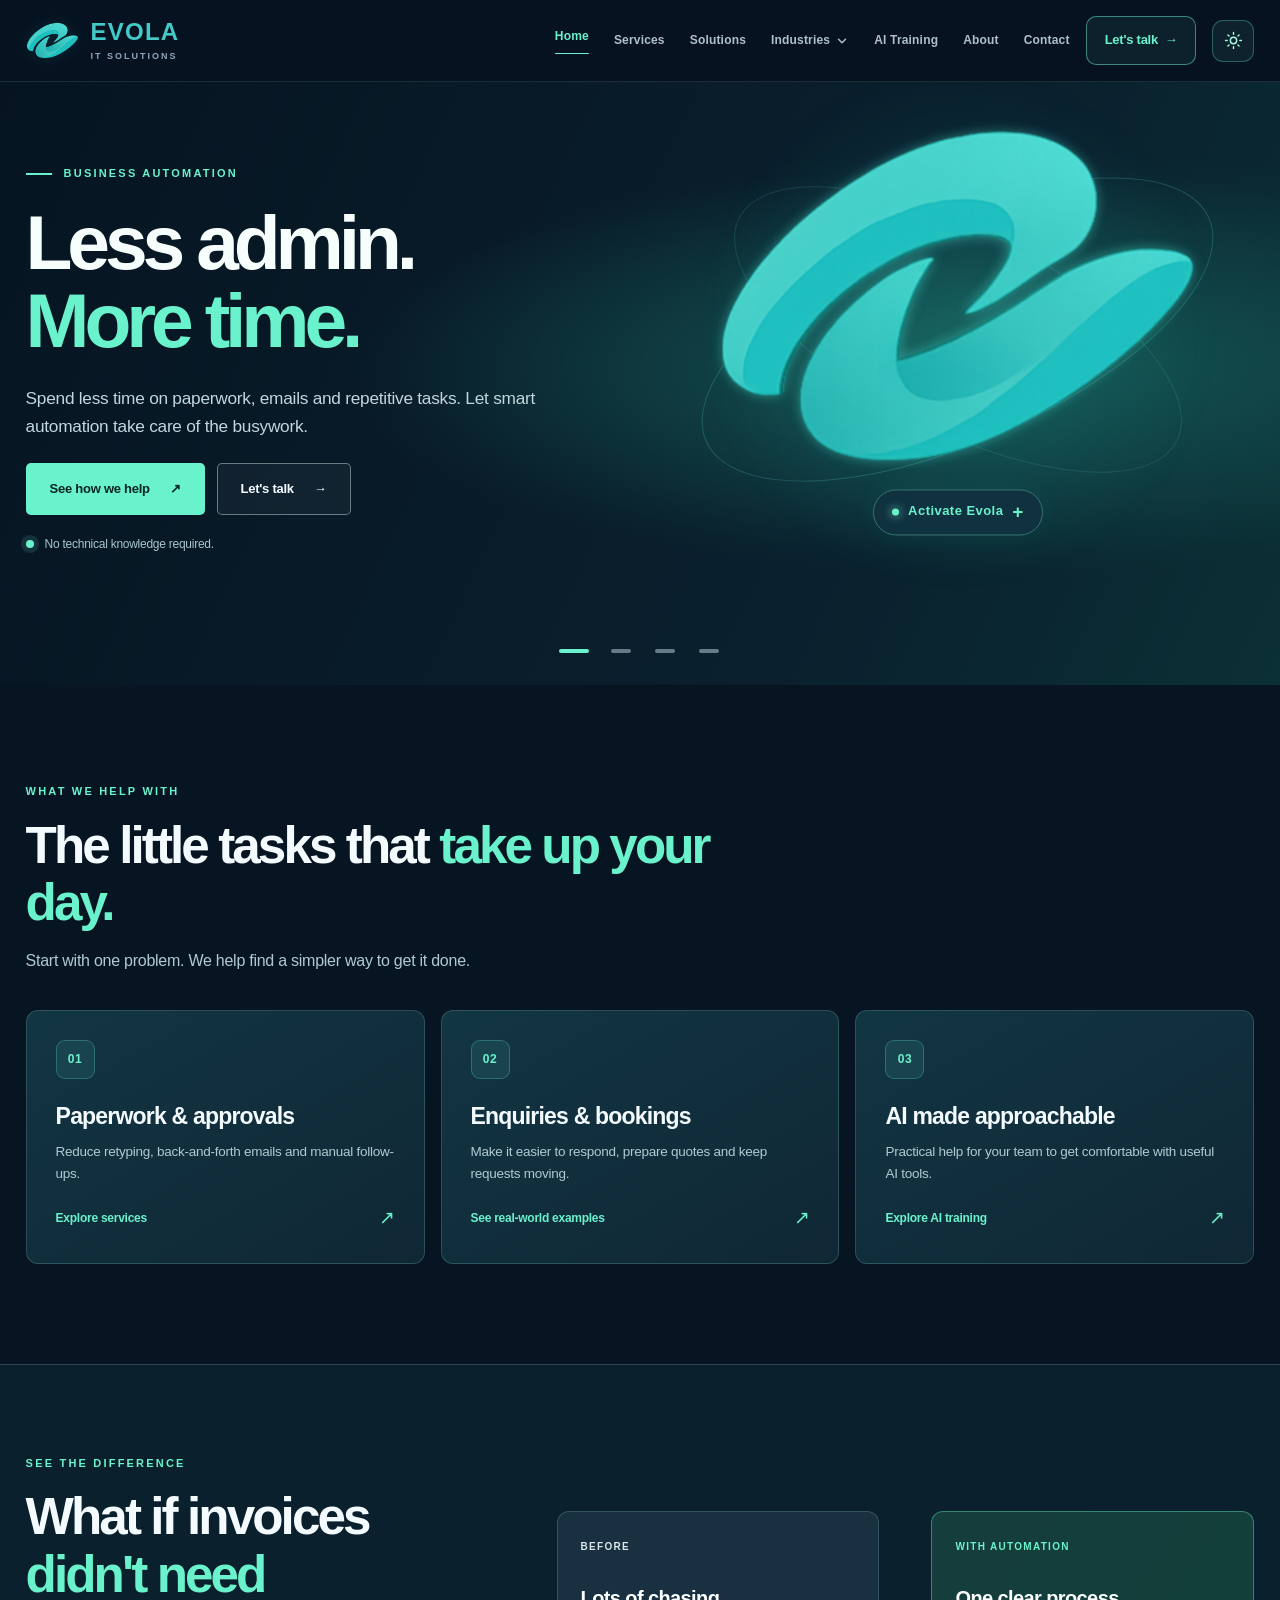
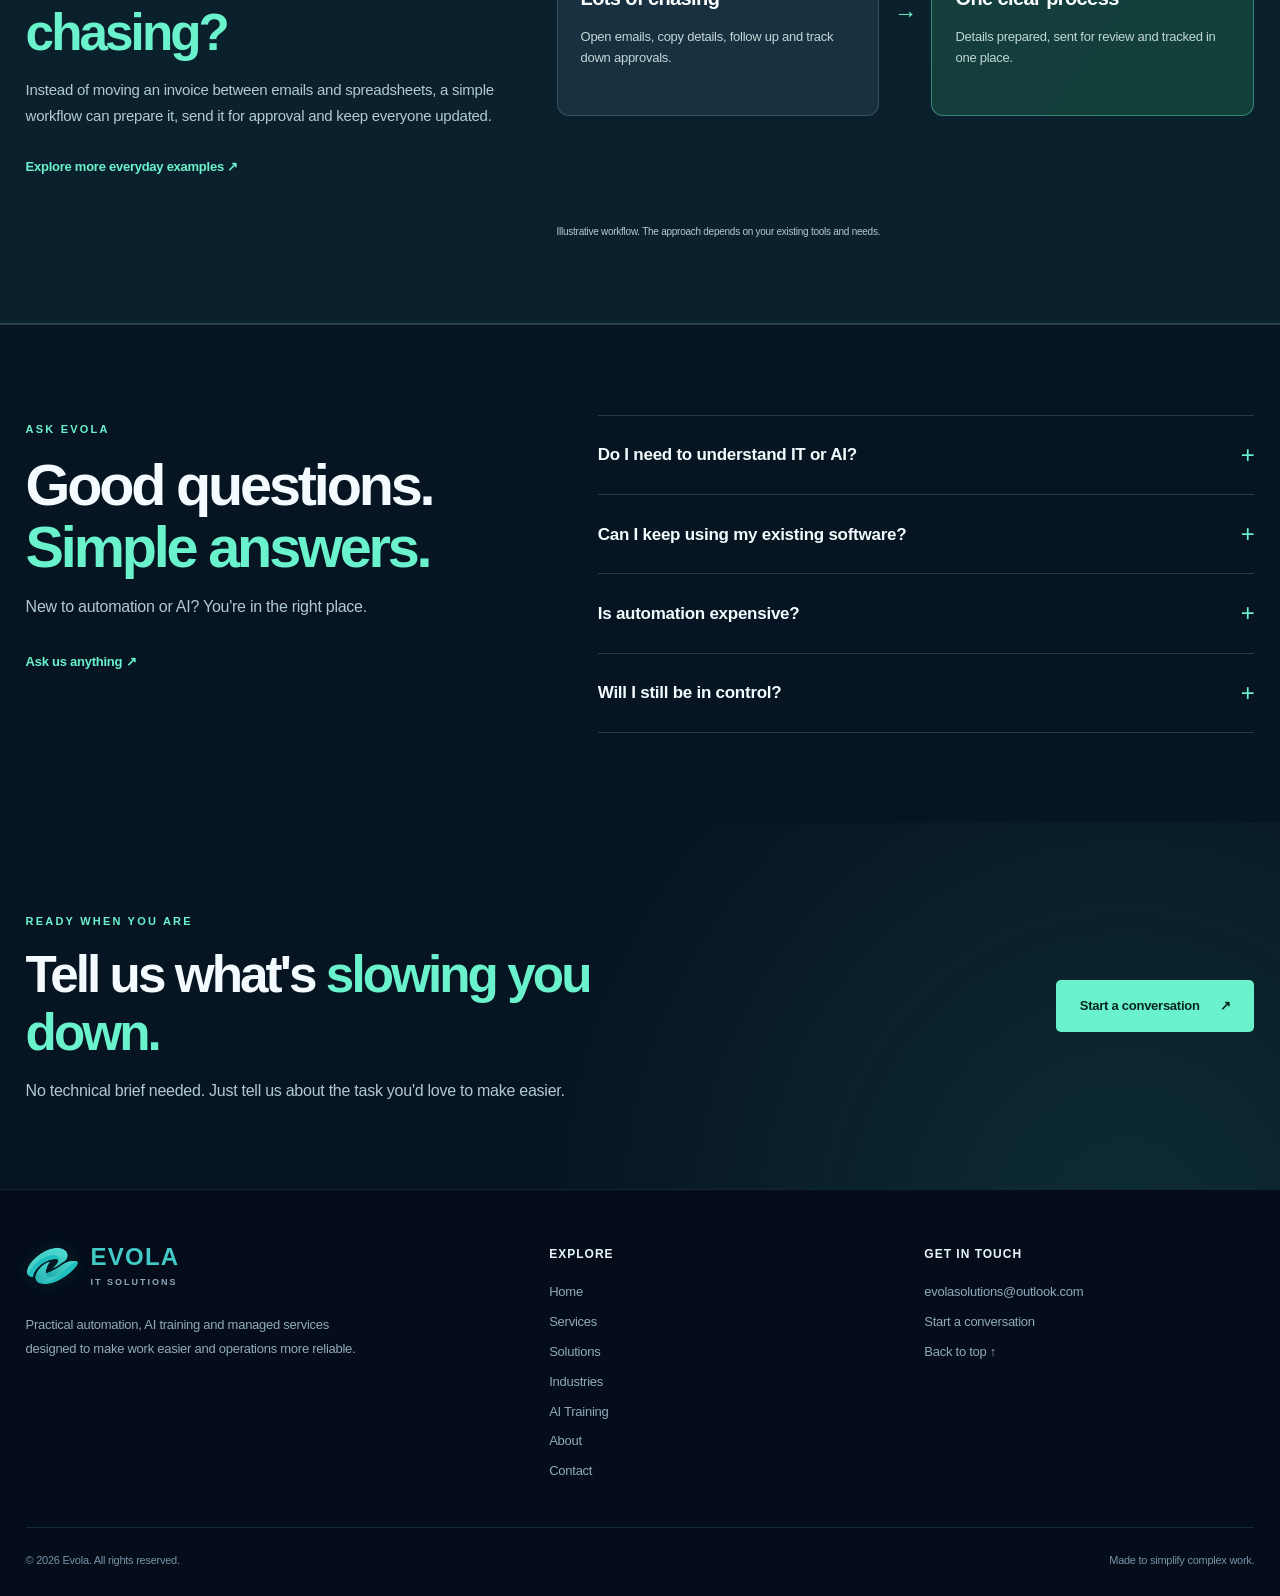
<file: index.html>
<!DOCTYPE html>

<html lang="en"><head><script>
/* Read the saved theme before CSS paints to avoid a flash on navigation. */
(function () {
  var theme = 'dark';
  try { if (window.localStorage.getItem('evola-theme') === 'light') theme = 'light'; } catch (_) {}
  document.documentElement.setAttribute('data-theme', theme);
})();
</script>
<meta charset="utf-8"/><meta content="width=device-width, initial-scale=1.0" name="viewport"/>
<meta content="#071523" name="theme-color"/><meta content="Spend less time on paperwork, emails and approvals. Evola helps businesses simplify everyday work, with no tech jargon." name="description"/>
<meta content="website" property="og:type"/><meta content="Evola" property="og:site_name"/><meta content="Less Admin. More Time. | Evola" property="og:title"/><meta content="We make the everyday tasks that slow your business down simpler, from invoices and approvals to customer enquiries and reminders." property="og:description"/>
<title>Less Admin. More Time. | Evola</title>
<link rel="icon" type="image/png" href="evola-symbol.png"/>
<link href="styles.css" rel="stylesheet"/><link href="premium.css" rel="stylesheet"/><link href="theme.css" rel="stylesheet"/><link href="usecases.css" rel="stylesheet"/><link href="homepage.css" rel="stylesheet"/><link href="carousel.css?v=3" rel="stylesheet"/><link rel="stylesheet" href="evola.css?v=2"/>
<link rel="stylesheet" href="industry-menu.css?v=3"/>
<link rel="stylesheet" href="experience.css?v=1"/>
<link rel="stylesheet" href="fullwidth.css?v=1"/>
<link rel="stylesheet" href="logo-hero.css?v=1"/>
<link rel="stylesheet" href="activate-evola.css?v=1"/>
</head><body><a class="skip-link" href="#main">Skip to content</a>
<header class="site-header" id="top"><div class="container nav-inner">
<a aria-label="Evola home" class="brand" href="index.html">
<img class="evola-symbol" src="evola-symbol.png" alt="" width="385" height="273"/>
<span><span class="brand-name">Evola</span><span class="brand-label">IT Solutions</span></span></a>
<nav aria-label="Main navigation" class="nav-links" id="main-nav"><a aria-current="page" href="index.html">Home</a>
<a href="services.html">Services</a>
<a href="solutions.html">Solutions</a>
<div class="industry-dropdown">
<button type="button" class="industry-trigger" aria-expanded="false" aria-controls="industry-menu">Industries <svg viewBox="0 0 16 16" width="14" height="14" fill="none" stroke="currentColor" stroke-width="1.7" stroke-linecap="round" stroke-linejoin="round" aria-hidden="true"><path d="m4 6 4 4 4-4"/></svg></button>
<div class="industry-menu" id="industry-menu" hidden>
<span class="industry-menu-label">EXPLORE BY INDUSTRY</span>
<a href="use-cases.html?industry=finance#browse-usecases" data-industry-link="finance"><svg class="industry-icon" viewBox="0 0 24 24" fill="none" stroke="currentColor" stroke-width="1.6" stroke-linecap="round" stroke-linejoin="round" aria-hidden="true"><rect x="3" y="5" width="18" height="14" rx="2"/><path d="M3 10h18m-5 5h2"/></svg><span class="industry-item-text"><strong>Finance</strong><small>Invoices, approvals and reporting</small></span></a>
<a href="use-cases.html?industry=assets#browse-usecases" data-industry-link="assets"><svg class="industry-icon" viewBox="0 0 24 24" fill="none" stroke="currentColor" stroke-width="1.6" stroke-linecap="round" stroke-linejoin="round" aria-hidden="true"><path d="m12 3 9 5v9l-9 5-9-5V8l9-5Zm0 9 9-4M12 12 3 8m9 4v10"/></svg><span class="industry-item-text"><strong>Asset Management</strong><small>Equipment, inventory and maintenance</small></span></a>
<a href="use-cases.html?industry=retail#browse-usecases" data-industry-link="retail"><svg class="industry-icon" viewBox="0 0 24 24" fill="none" stroke="currentColor" stroke-width="1.6" stroke-linecap="round" stroke-linejoin="round" aria-hidden="true"><path d="M4 8h16l1 13H3L4 8Zm4 0V6a4 4 0 0 1 8 0v2"/></svg><span class="industry-item-text"><strong>Retail</strong><small>Stock, orders and customer enquiries</small></span></a>
<a href="use-cases.html?industry=councils#browse-usecases" data-industry-link="councils"><svg class="industry-icon" viewBox="0 0 24 24" fill="none" stroke="currentColor" stroke-width="1.6" stroke-linecap="round" stroke-linejoin="round" aria-hidden="true"><path d="m3 9 9-6 9 6H3Zm2 2v7m5-7v7m4-7v7m5-7v7M3 21h18"/></svg><span class="industry-item-text"><strong>Councils</strong><small>Resident requests and permits</small></span></a>
<a href="use-cases.html?industry=schools#browse-usecases" data-industry-link="schools"><svg class="industry-icon" viewBox="0 0 24 24" fill="none" stroke="currentColor" stroke-width="1.6" stroke-linecap="round" stroke-linejoin="round" aria-hidden="true"><path d="m2 9 10-5 10 5-10 5-10-5Zm4 2v6c4 3 8 3 12 0v-6m4-2v8"/></svg><span class="industry-item-text"><strong>Schools</strong><small>Enrolments and everyday administration</small></span></a>
<a href="use-cases.html?industry=tradies#browse-usecases" data-industry-link="tradies"><svg class="industry-icon" viewBox="0 0 24 24" fill="none" stroke="currentColor" stroke-width="1.6" stroke-linecap="round" stroke-linejoin="round" aria-hidden="true"><path d="M14 6a5 5 0 0 0-7 6L3 16a3 3 0 0 0 4 4l5-5a5 5 0 0 0 6-7l-4 4-3-3 3-3Z"/></svg><span class="industry-item-text"><strong>Tradies</strong><small>Quotes, scheduling and invoicing</small></span></a>
<a href="use-cases.html?industry=healthcare#browse-usecases" data-industry-link="healthcare"><svg class="industry-icon" viewBox="0 0 24 24" fill="none" stroke="currentColor" stroke-width="1.6" stroke-linecap="round" stroke-linejoin="round" aria-hidden="true"><path d="M20.8 8.5c0 4-8.8 10-8.8 10s-8.8-6-8.8-10a4.8 4.8 0 0 1 8.8-2.6 4.8 4.8 0 0 1 8.8 2.6Z"/><path d="M5 12h4l2-3 2 6 2-3h4"/></svg><span class="industry-item-text"><strong>Healthcare</strong><small>Appointments and non-clinical administration</small></span></a>
<a class="industry-all" href="use-cases.html#browse-usecases" data-industry-link="all">View all industries <span aria-hidden="true">&#8599;</span></a>
</div></div>
<a href="ai-training.html">AI Training</a>
<a href="about.html">About</a>
<a href="contact.html">Contact</a></nav>
<a class="nav-cta" href="contact.html">Let's talk  →</a>
<button aria-label="Switch to light mode" class="theme-toggle" title="Switch to light mode" type="button">
<svg aria-hidden="true" class="theme-sun" fill="none" stroke="currentColor" stroke-linecap="round" stroke-linejoin="round" stroke-width="1.8" viewbox="0 0 24 24"><circle cx="12" cy="12" r="4"></circle><path d="M12 2v2m0 16v2M4.93 4.93l1.42 1.42m11.3 11.3 1.42 1.42M2 12h2m16 0h2M4.93 19.07l1.42-1.42m11.3-11.3 1.42-1.42"></path></svg>
<svg aria-hidden="true" class="theme-moon" fill="none" stroke="currentColor" stroke-linecap="round" stroke-linejoin="round" stroke-width="1.8" viewbox="0 0 24 24"><path d="M20.9 13A9 9 0 0 1 11 3.1a9 9 0 1 0 9.9 9.9Z"></path></svg>
<span class="theme-toggle-text">Light mode</span>
</button>
<button aria-controls="main-nav" aria-expanded="false" aria-label="Open navigation menu" class="nav-toggle" type="button"><svg fill="none" stroke="currentColor" stroke-linecap="round" stroke-width="2" viewbox="0 0 24 24"><path d="M4 7h16M4 12h16M4 17h16"></path></svg></button>
</div></header><main class="lp-main" id="main">
<section aria-label="Discover how we help" aria-roledescription="carousel" class="lp-hero lp-carousel" data-active="0">
<div class="ev-hero-scene ev-logo-scene" aria-hidden="true">
  <div class="ev-logo-ambient"></div>

</div>
<div class="container lp-carousel-inner"><div class="lp-slides"><article class="lp-slide is-active" role="group" aria-roledescription="slide" aria-label="1 of 4: Business automation" >
<div class="lp-hero-inner">
<div class="lp-hero-copy"><span class="lp-overline"><span class="lp-overline-line"></span>BUSINESS AUTOMATION</span>
<h1 class="lp-slide-title">Less admin.<br/><em>More time.</em></h1>
<p>Spend less time on paperwork, emails and repetitive tasks. Let smart automation take care of the busywork.</p><div class="lp-hero-actions"><a class="lp-btn lp-btn-primary" href="#what-we-help-with">See how we help <span aria-hidden="true">&#8599;</span></a><a class="lp-btn lp-btn-ghost" href="contact.html">Let's talk <span aria-hidden="true">&#8594;</span></a></div>
<div class="lp-hero-note"><span aria-hidden="true" class="lp-proof-dot"></span>No technical knowledge required.</div></div>
</div></article><article class="lp-slide" role="group" aria-roledescription="slide" aria-label="2 of 4: AI solutions" aria-hidden="true" inert>
<div class="lp-hero-inner">
<div class="lp-hero-copy"><span class="lp-overline"><span class="lp-overline-line"></span>AI SOLUTIONS</span>
<h2 class="lp-slide-title">Work smarter.<br/><em>With AI.</em></h2>
<p>Discover practical ways AI can help your business, without needing to be a technology expert.</p><div class="lp-hero-actions"><a class="lp-btn lp-btn-primary" href="solutions.html">Explore AI solutions <span aria-hidden="true">&#8599;</span></a><a class="lp-btn lp-btn-ghost" href="contact.html">Let's talk <span aria-hidden="true">&#8594;</span></a></div>
<div class="lp-hero-note"><span aria-hidden="true" class="lp-proof-dot"></span>No technical knowledge required.</div></div>
</div></article><article class="lp-slide" role="group" aria-roledescription="slide" aria-label="3 of 4: Business workflows" aria-hidden="true" inert>
<div class="lp-hero-inner">
<div class="lp-hero-copy"><span class="lp-overline"><span class="lp-overline-line"></span>BUSINESS WORKFLOWS</span>
<h2 class="lp-slide-title">Simplify work.<br/><em>Every day.</em></h2>
<p>From invoices and customer enquiries to scheduling and approvals, make everyday work easier.</p><div class="lp-hero-actions"><a class="lp-btn lp-btn-primary" href="use-cases.html">Explore industries <span aria-hidden="true">&#8599;</span></a><a class="lp-btn lp-btn-ghost" href="contact.html">Let's talk <span aria-hidden="true">&#8594;</span></a></div>
<div class="lp-hero-note"><span aria-hidden="true" class="lp-proof-dot"></span>No technical knowledge required.</div></div>
</div></article><article class="lp-slide" role="group" aria-roledescription="slide" aria-label="4 of 4: AI training" aria-hidden="true" inert>
<div class="lp-hero-inner">
<div class="lp-hero-copy"><span class="lp-overline"><span class="lp-overline-line"></span>AI TRAINING</span>
<h2 class="lp-slide-title">Learn AI.<br/><em>With confidence.</em></h2>
<p>Practical AI training designed for everyday business teams, not just IT professionals.</p><div class="lp-hero-actions"><a class="lp-btn lp-btn-primary" href="ai-training.html">Explore AI training <span aria-hidden="true">&#8599;</span></a><a class="lp-btn lp-btn-ghost" href="contact.html">Let's talk <span aria-hidden="true">&#8594;</span></a></div>
<div class="lp-hero-note"><span aria-hidden="true" class="lp-proof-dot"></span>No technical knowledge required.</div></div>
</div></article></div>
<div class="ev-logo-stage ev-activate-stage" data-expanded="false">
  <div class="ev-activate-visual">
    <div class="ev-activate-decoration" aria-hidden="true">    <div class="ev-logo-halo"></div>
    <div class="ev-orbit-ring ev-orbit-ring-one"></div><div class="ev-orbit-ring ev-orbit-ring-two"></div>
    <div class="ev-orbit-particles"><span class="ev-orbit-particle" style="--phase:-0.0s;--orbit-scale:1"></span><span class="ev-orbit-particle" style="--phase:-2.7s;--orbit-scale:1"></span><span class="ev-orbit-particle" style="--phase:-5.4s;--orbit-scale:1"></span><span class="ev-orbit-particle" style="--phase:-8.100000000000001s;--orbit-scale:0.78"></span><span class="ev-orbit-particle" style="--phase:-10.8s;--orbit-scale:0.78"></span><span class="ev-orbit-particle" style="--phase:-13.5s;--orbit-scale:0.78"></span></div>
</div>
    <svg class="ev-capability-lines" viewBox="0 0 100 100" preserveAspectRatio="none" aria-hidden="true"><g fill="none" stroke="currentColor" stroke-width=".23" stroke-dasharray=".8 1.1"><path d="M50 48L18 15 M50 48L82 15 M50 48L18 48 M50 48L82 48 M50 48L18 81 M50 48L82 81"/></g></svg>
    <button class="ev-activate-trigger" type="button" aria-expanded="false" aria-controls="ev-capabilities" disabled>
      <span class="ev-activate-art" aria-hidden="true"><span class="ev-logo-float"><span class="ev-logo-perspective"><span class="ev-logo-spin"><img class="ev-logo-layer ev-logo-face" style="--depth:-12px" src="evola-symbol.png" alt="" width="385" height="273" draggable="false"><img class="ev-logo-layer ev-logo-edge" style="--depth:-9px" src="evola-symbol.png" alt="" width="385" height="273" draggable="false"><img class="ev-logo-layer ev-logo-edge" style="--depth:-6px" src="evola-symbol.png" alt="" width="385" height="273" draggable="false"><img class="ev-logo-layer ev-logo-edge" style="--depth:-3px" src="evola-symbol.png" alt="" width="385" height="273" draggable="false"><img class="ev-logo-layer ev-logo-edge" style="--depth:0px" src="evola-symbol.png" alt="" width="385" height="273" draggable="false"><img class="ev-logo-layer ev-logo-edge" style="--depth:3px" src="evola-symbol.png" alt="" width="385" height="273" draggable="false"><img class="ev-logo-layer ev-logo-edge" style="--depth:6px" src="evola-symbol.png" alt="" width="385" height="273" draggable="false"><img class="ev-logo-layer ev-logo-edge" style="--depth:9px" src="evola-symbol.png" alt="" width="385" height="273" draggable="false"><img class="ev-logo-layer ev-logo-face" style="--depth:12px" src="evola-symbol.png" alt="" width="385" height="273" draggable="false"></span></span></span></span>
      <span class="ev-activate-label"><span class="ev-activate-pulse" aria-hidden="true"></span><span class="ev-activate-text">Activate Evola</span><span class="ev-activate-sign" aria-hidden="true">+</span></span>
    </button>
  </div>
  <div class="ev-capabilities" id="ev-capabilities" inert aria-hidden="true"><a class="ev-capability ev-capability-1" href="services.html#automation" data-description="Reduce paperwork, repetitive tasks and manual approvals." aria-label="Business Automation: Reduce paperwork, repetitive tasks and manual approvals."><svg viewBox="0 0 24 24" fill="none" stroke="currentColor" stroke-width="1.6" stroke-linecap="round" stroke-linejoin="round" aria-hidden="true"><path d="M3 4h8v6H3z M13 14h8v6h-8z M7 10v7h6 M17 14V7h-6"/></svg><span>Business Automation</span><span class="ev-cap-arrow" aria-hidden="true">&#8599;</span></a>
<a class="ev-capability ev-capability-2" href="services.html#ai-agents" data-description="Get practical help from AI assistants and approved business information." aria-label="AI Solutions: Get practical help from AI assistants and approved business information."><svg viewBox="0 0 24 24" fill="none" stroke="currentColor" stroke-width="1.6" stroke-linecap="round" stroke-linejoin="round" aria-hidden="true"><path d="M12 3v3m0 12v3M3 12h3m12 0h3 M8 6h8l3 6-3 6H8l-3-6z M10 12h.01m4 0h.01"/></svg><span>AI Solutions</span><span class="ev-cap-arrow" aria-hidden="true">&#8599;</span></a>
<a class="ev-capability ev-capability-3" href="services.html#project-workflows" data-description="Simplify project tracking, reporting and team coordination." aria-label="Project Workflows: Simplify project tracking, reporting and team coordination."><svg viewBox="0 0 24 24" fill="none" stroke="currentColor" stroke-width="1.6" stroke-linecap="round" stroke-linejoin="round" aria-hidden="true"><path d="M9 6h11M9 12h11M9 18h11M3 5l1 1 2-2M3 11l1 1 2-2M3 17l1 1 2-2"/></svg><span>Project Workflows</span><span class="ev-cap-arrow" aria-hidden="true">&#8599;</span></a>
<a class="ev-capability ev-capability-4" href="ai-training.html#tracks" data-description="Help your team use AI confidently in everyday work." aria-label="AI Training: Help your team use AI confidently in everyday work."><svg viewBox="0 0 24 24" fill="none" stroke="currentColor" stroke-width="1.6" stroke-linecap="round" stroke-linejoin="round" aria-hidden="true"><path d="M2 9l10-5 10 5-10 5-10-5z M6 11v6q6 5 12 0v-6 M22 9v8"/></svg><span>AI Training</span><span class="ev-cap-arrow" aria-hidden="true">&#8599;</span></a>
<a class="ev-capability ev-capability-5" href="services.html#cloud-operations" data-description="Keep your technology and business systems running reliably." aria-label="Managed Services: Keep your technology and business systems running reliably."><svg viewBox="0 0 24 24" fill="none" stroke="currentColor" stroke-width="1.6" stroke-linecap="round" stroke-linejoin="round" aria-hidden="true"><path d="M4 4h16v7H4z M4 13h16v7H4z M7 7.5h.01M7 16.5h.01M12 7.5h5M12 16.5h5"/></svg><span>Managed Services</span><span class="ev-cap-arrow" aria-hidden="true">&#8599;</span></a>
<a class="ev-capability ev-capability-6" href="use-cases.html#browse-usecases" data-description="Explore practical automation opportunities for your industry." aria-label="Industry Solutions: Explore practical automation opportunities for your industry."><svg viewBox="0 0 24 24" fill="none" stroke="currentColor" stroke-width="1.6" stroke-linecap="round" stroke-linejoin="round" aria-hidden="true"><path d="M3 21h18M5 21V9l7-5 7 5v12M9 21v-5h6v5M9 11h.01M15 11h.01"/></svg><span>Industry Solutions</span><span class="ev-cap-arrow" aria-hidden="true">&#8599;</span></a></div>
  <p class="ev-capability-detail" aria-hidden="true">Choose a service to explore what we can do for you.</p>
</div>
<div class="lp-carousel-controls" hidden><div class="lp-carousel-position"><span class="lp-slide-count" aria-hidden="true">01 / 04</span><div class="lp-slide-dots" aria-label="Choose slide"><button type="button" class="lp-slide-dot" data-slide="0" aria-label="Show slide 1: Business automation" aria-current="true"><span></span></button><button type="button" class="lp-slide-dot" data-slide="1" aria-label="Show slide 2: AI solutions" ><span></span></button><button type="button" class="lp-slide-dot" data-slide="2" aria-label="Show slide 3: Business workflows" ><span></span></button><button type="button" class="lp-slide-dot" data-slide="3" aria-label="Show slide 4: AI training" ><span></span></button></div></div></div>
<span class="lp-sr-only lp-carousel-status" role="status"></span></div></section>
<section aria-labelledby="lp-help-title" class="lp-help" id="what-we-help-with">
<div class="container">
<div class="lp-section-heading">
<span class="lp-kicker">WHAT WE HELP WITH</span>
<h2 id="lp-help-title">The little tasks that <em>take up your day.</em></h2>
<p>Start with one problem. We help find a simpler way to get it done.</p>
</div>
<div class="lp-help-grid">
<a class="lp-help-card" href="services.html"><span aria-hidden="true" class="lp-icon">01</span><h3>Paperwork &amp; approvals</h3><p>Reduce retyping, back-and-forth emails and manual follow-ups.</p><span class="lp-card-link">Explore services <b aria-hidden="true">↗</b></span></a>
<a class="lp-help-card" href="use-cases.html"><span aria-hidden="true" class="lp-icon">02</span><h3>Enquiries &amp; bookings</h3><p>Make it easier to respond, prepare quotes and keep requests moving.</p><span class="lp-card-link">See real-world examples <b aria-hidden="true">↗</b></span></a>
<a class="lp-help-card" href="ai-training.html"><span aria-hidden="true" class="lp-icon">03</span><h3>AI made approachable</h3><p>Practical help for your team to get comfortable with useful AI tools.</p><span class="lp-card-link">Explore AI training <b aria-hidden="true">↗</b></span></a>
</div>
</div>
</section>
<section aria-labelledby="lp-example-title" class="lp-example">
<div class="container lp-example-inner">
<div class="lp-example-copy">
<span class="lp-kicker">SEE THE DIFFERENCE</span>
<h2 id="lp-example-title">What if invoices <em>didn't need chasing?</em></h2>
<p>Instead of moving an invoice between emails and spreadsheets, a simple workflow can prepare it, send it for approval and keep everyone updated.</p>
<a class="lp-text-link" href="use-cases.html?industry=finance#finance">Explore more everyday examples <span aria-hidden="true">↗</span></a>
</div>
<div aria-label="Illustrative before and after invoice approval process" class="lp-before-after">
<div class="lp-compare lp-before"><span class="lp-compare-label">BEFORE</span><h3>Lots of chasing</h3><p>Open emails, copy details, follow up and track down approvals.</p></div>
<div aria-hidden="true" class="lp-compare-arrow">→</div>
<div class="lp-compare lp-after"><span class="lp-compare-label">WITH AUTOMATION</span><h3>One clear process</h3><p>Details prepared, sent for review and tracked in one place.</p></div>
</div>
<p class="lp-example-note">Illustrative workflow. The approach depends on your existing tools and needs.</p>
</div>
</section>
<section class="ev-faq" aria-labelledby="ev-faq-heading"><div class="container ev-faq-layout"><div><span class="lp-kicker">ASK EVOLA</span><h2 id="ev-faq-heading">Good questions.<br><em>Simple answers.</em></h2><p>New to automation or AI? You're in the right place.</p><a class="lp-text-link" href="contact.html">Ask us anything <span aria-hidden="true">↗</span></a></div><div class="ev-faq-list">
<details><summary>Do I need to understand IT or AI?</summary><p>No. Tell us which tasks are taking too much time. We explain the options in plain English and guide you through the process.</p></details>
<details><summary>Can I keep using my existing software?</summary><p>Often, yes. We start by understanding the tools you already use and check what can be connected before proposing any change.</p></details>
<details><summary>Is automation expensive?</summary><p>It depends on the task, the tools involved and the level of support you need. We can start with one manageable workflow and agree on scope before work begins.</p></details>
<details><summary>Will I still be in control?</summary><p>Yes. We design workflows with appropriate approvals and human review, especially where money, personal information or important decisions are involved.</p></details>
</div></div></section>
<section aria-labelledby="lp-outro-title" class="lp-outro">
<div class="container lp-outro-inner">
<div><span class="lp-kicker">READY WHEN YOU ARE</span><h2 id="lp-outro-title">Tell us what's <em>slowing you down.</em></h2><p>No technical brief needed. Just tell us about the task you'd love to make easier.</p></div>
<a class="lp-btn lp-btn-primary" href="contact.html">Start a conversation <span aria-hidden="true">↗</span></a>
</div>
</section>
</main><footer class="site-footer"><div class="container">
<div class="footer-grid"><div><a aria-label="Evola home" class="brand" href="index.html">
<img class="evola-symbol" src="evola-symbol.png" alt="" width="385" height="273"/>
<span><span class="brand-name">Evola</span><span class="brand-label">IT Solutions</span></span></a><p class="footer-description">Practical automation, AI training and managed services designed to make work easier and operations more reliable.</p></div>
<div><h3 class="footer-heading">Explore</h3><div class="footer-list"><a href="index.html">Home</a><a href="services.html">Services</a><a href="solutions.html">Solutions</a>
<a href="use-cases.html">Industries</a><a href="ai-training.html">AI Training</a><a href="about.html">About</a><a href="contact.html">Contact</a></div></div>
<div><h3 class="footer-heading">Get in touch</h3><div class="footer-list"><a href="mailto:evolasolutions@outlook.com">evolasolutions@outlook.com</a><a href="contact.html">Start a conversation</a><a href="#top">Back to top ↑</a></div></div></div>
<div class="footer-bottom"><span>© <span class="js-year">2026</span> Evola. All rights reserved.</span><span>Made to simplify complex work.</span></div>
</div></footer><script defer="" src="script.js?v=4"></script><script defer src="carousel.js?v=4"></script><script defer src="activate-evola.js?v=1"></script></body></html>
</file>
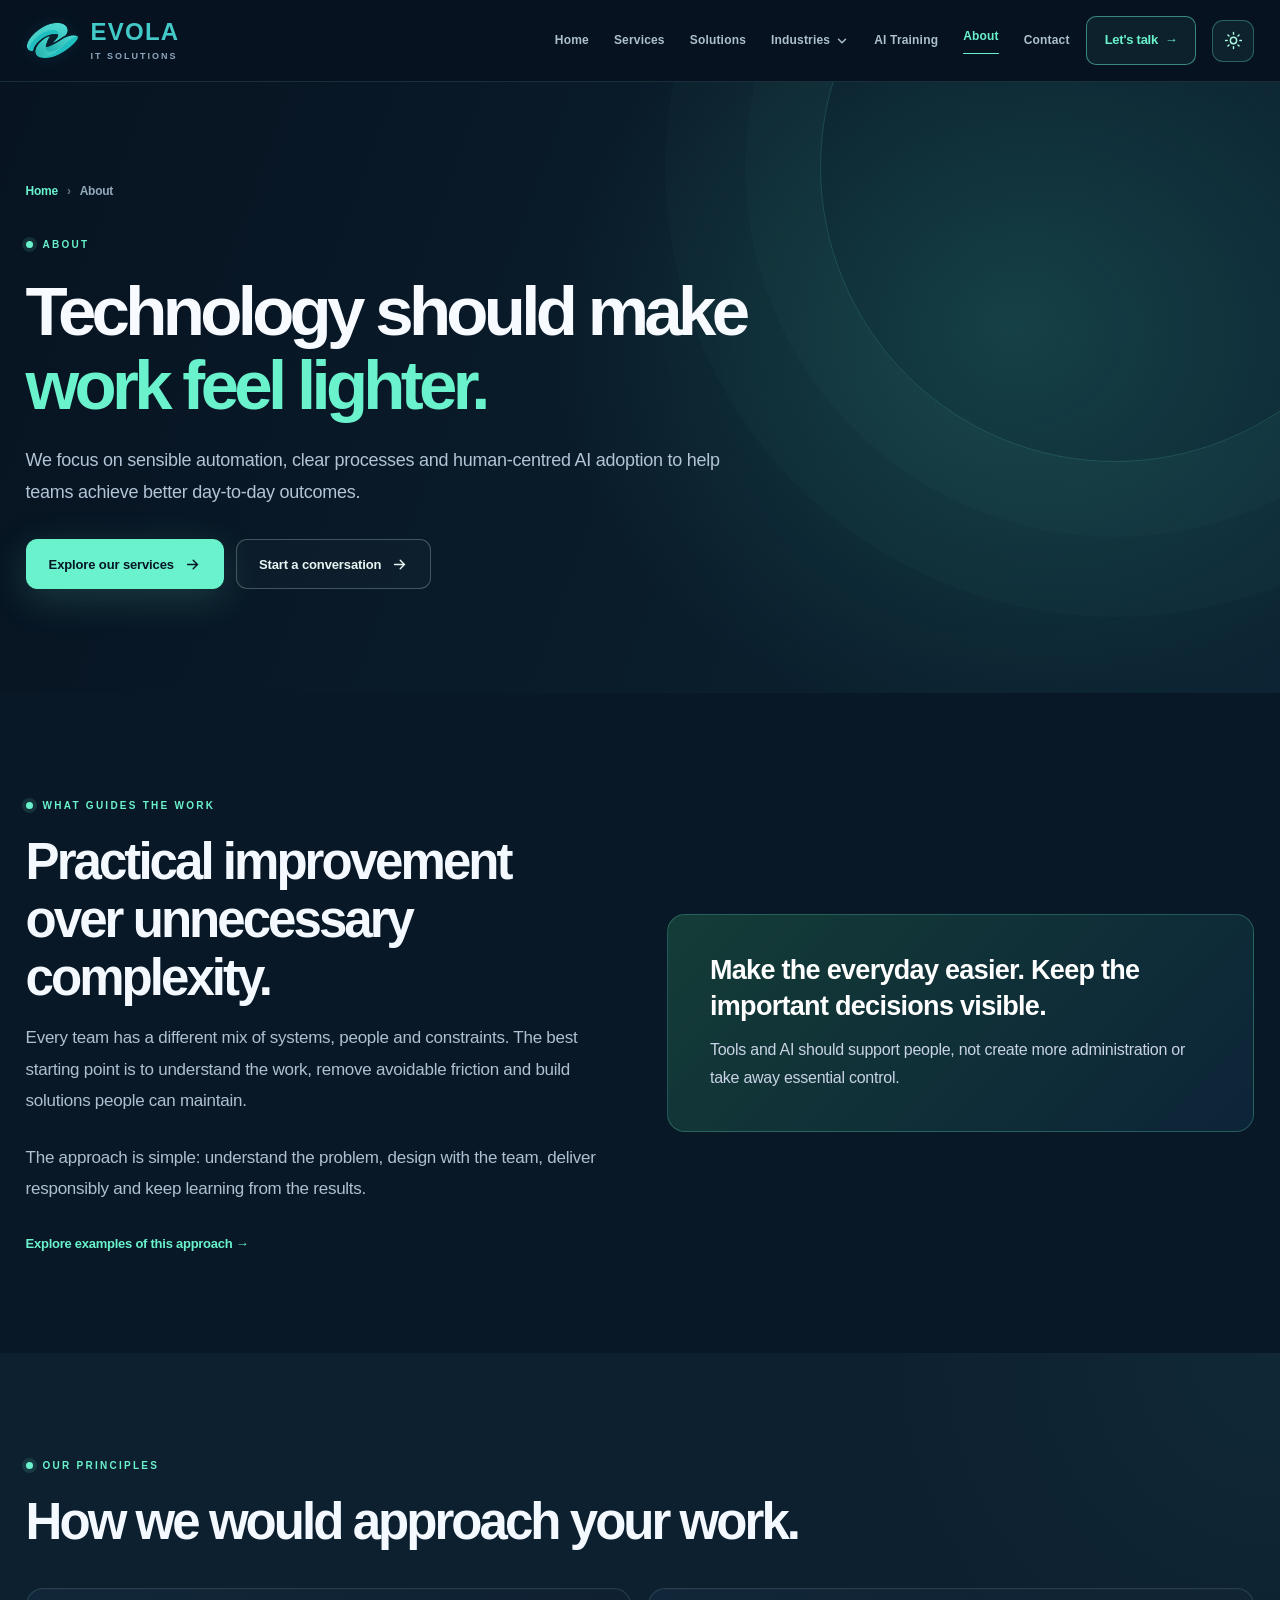
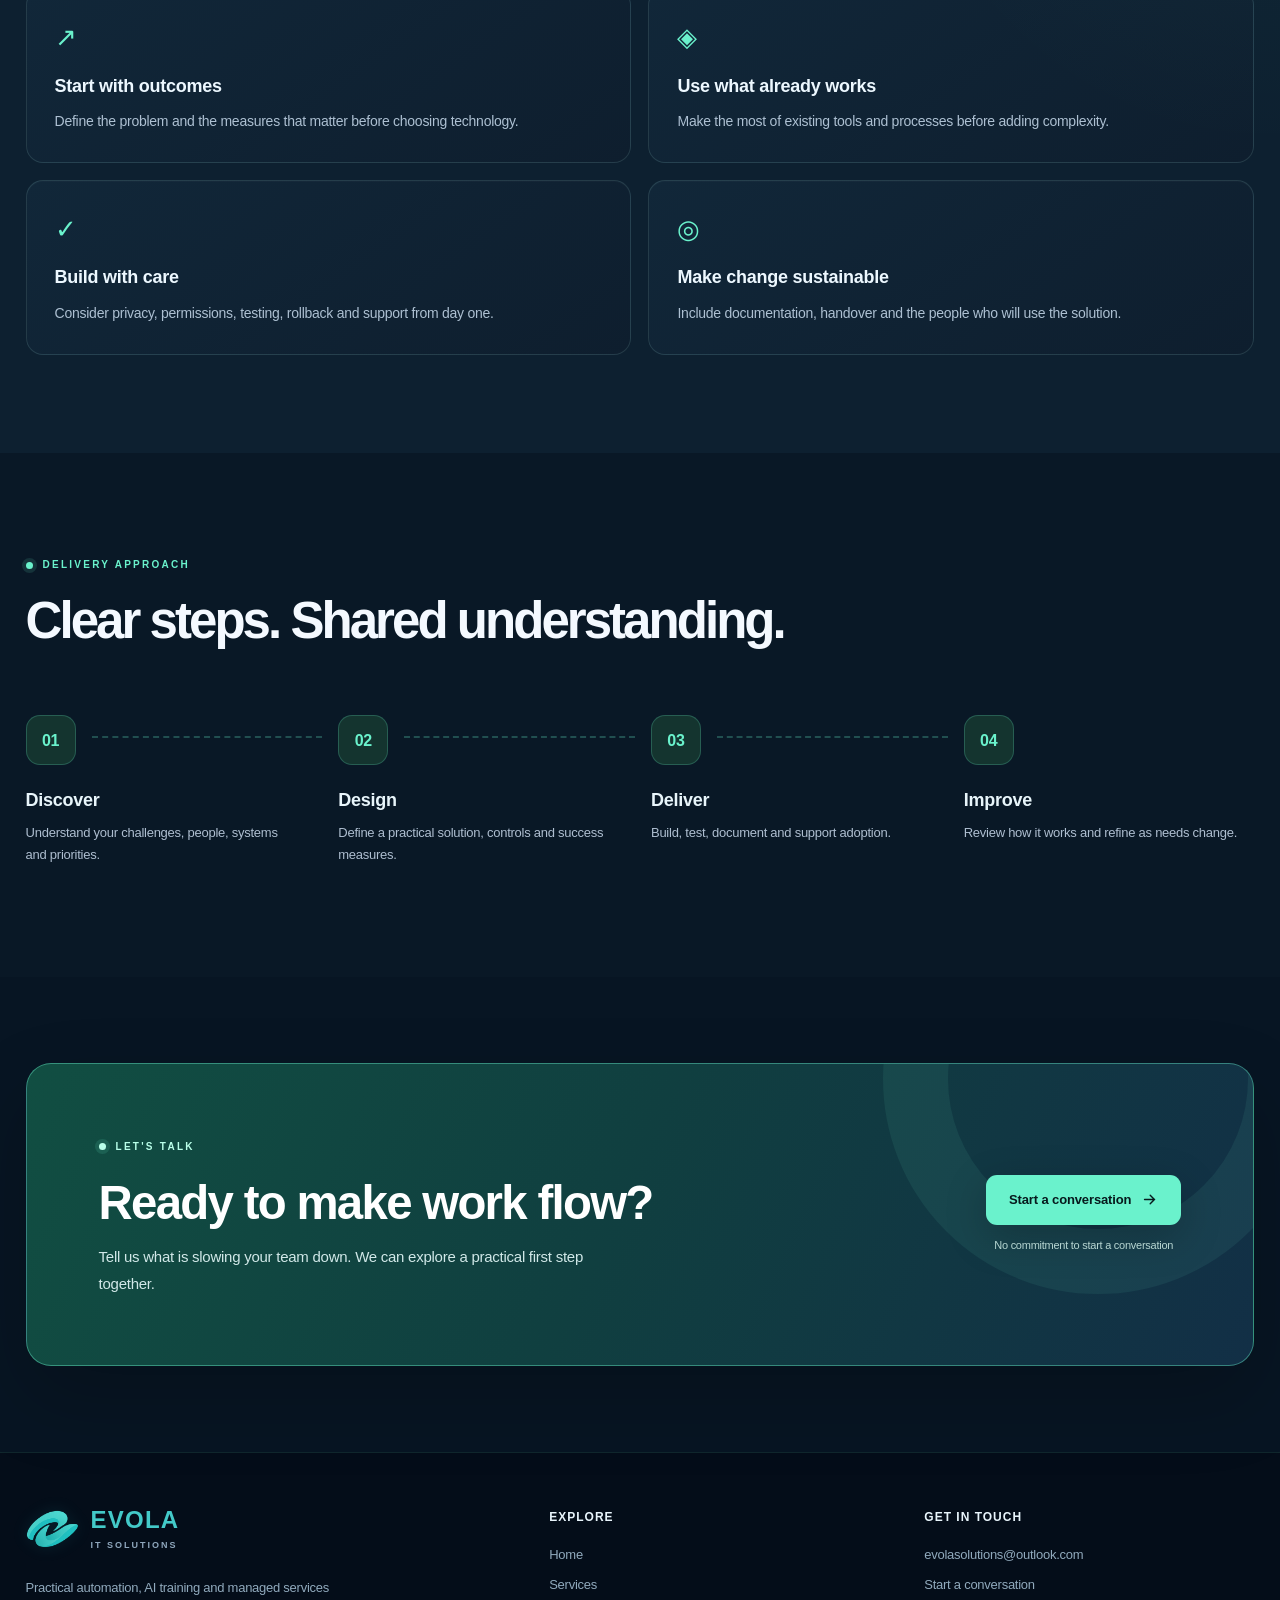
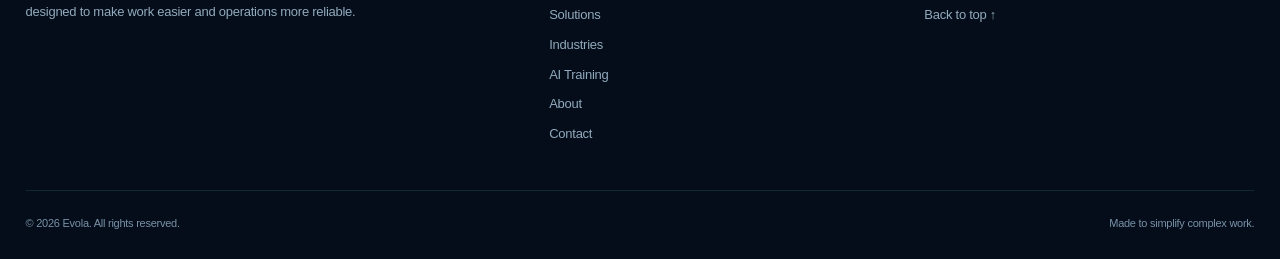
<file: about.html>
<!DOCTYPE html><html lang="en"><head><script>
/* Read the saved theme before CSS paints to avoid a flash on navigation. */
(function () {
  var theme = 'dark';
  try { if (window.localStorage.getItem('evola-theme') === 'light') theme = 'light'; } catch (_) {}
  document.documentElement.setAttribute('data-theme', theme);
})();
</script>
<meta charset="UTF-8"><meta name="viewport" content="width=device-width, initial-scale=1.0">
<meta name="theme-color" content="#071523"><meta name="description" content="Our approach to practical workflow automation, project delivery, responsible AI and managed services.">
<meta property="og:type" content="website"><meta property="og:site_name" content="Evola"><meta property="og:title" content="About | Evola"><meta property="og:description" content="Our approach to practical workflow automation, project delivery, responsible AI and managed services.">
<title>About | Evola</title>
<link rel="icon" type="image/png" href="evola-symbol.png"/>
<link rel="stylesheet" href="styles.css"><link rel="stylesheet" href="premium.css"><link rel="stylesheet" href="theme.css"><link rel="stylesheet" href="usecases.css"><link rel="stylesheet" href="evola.css?v=2"/>
<link rel="stylesheet" href="industry-menu.css?v=3"/>
<link rel="stylesheet" href="experience.css?v=1"/>
<link rel="stylesheet" href="fullwidth.css?v=1"/>
</head><body><a class="skip-link" href="#main">Skip to content</a>
<header class="site-header" id="top"><div class="container nav-inner">
<a class="brand" href="index.html" aria-label="Evola home">
      <img class="evola-symbol" src="evola-symbol.png" alt="" width="385" height="273"/>
      <span><span class="brand-name">Evola</span><span class="brand-label">IT Solutions</span></span></a>
<nav class="nav-links" id="main-nav" aria-label="Main navigation"><a href="index.html">Home</a>
<a href="services.html">Services</a>
<a href="solutions.html">Solutions</a>
<div class="industry-dropdown">
<button type="button" class="industry-trigger" aria-expanded="false" aria-controls="industry-menu">Industries <svg viewBox="0 0 16 16" width="14" height="14" fill="none" stroke="currentColor" stroke-width="1.7" stroke-linecap="round" stroke-linejoin="round" aria-hidden="true"><path d="m4 6 4 4 4-4"/></svg></button>
<div class="industry-menu" id="industry-menu" hidden>
<span class="industry-menu-label">EXPLORE BY INDUSTRY</span>
<a href="use-cases.html?industry=finance#browse-usecases" data-industry-link="finance"><svg class="industry-icon" viewBox="0 0 24 24" fill="none" stroke="currentColor" stroke-width="1.6" stroke-linecap="round" stroke-linejoin="round" aria-hidden="true"><rect x="3" y="5" width="18" height="14" rx="2"/><path d="M3 10h18m-5 5h2"/></svg><span class="industry-item-text"><strong>Finance</strong><small>Invoices, approvals and reporting</small></span></a>
<a href="use-cases.html?industry=assets#browse-usecases" data-industry-link="assets"><svg class="industry-icon" viewBox="0 0 24 24" fill="none" stroke="currentColor" stroke-width="1.6" stroke-linecap="round" stroke-linejoin="round" aria-hidden="true"><path d="m12 3 9 5v9l-9 5-9-5V8l9-5Zm0 9 9-4M12 12 3 8m9 4v10"/></svg><span class="industry-item-text"><strong>Asset Management</strong><small>Equipment, inventory and maintenance</small></span></a>
<a href="use-cases.html?industry=retail#browse-usecases" data-industry-link="retail"><svg class="industry-icon" viewBox="0 0 24 24" fill="none" stroke="currentColor" stroke-width="1.6" stroke-linecap="round" stroke-linejoin="round" aria-hidden="true"><path d="M4 8h16l1 13H3L4 8Zm4 0V6a4 4 0 0 1 8 0v2"/></svg><span class="industry-item-text"><strong>Retail</strong><small>Stock, orders and customer enquiries</small></span></a>
<a href="use-cases.html?industry=councils#browse-usecases" data-industry-link="councils"><svg class="industry-icon" viewBox="0 0 24 24" fill="none" stroke="currentColor" stroke-width="1.6" stroke-linecap="round" stroke-linejoin="round" aria-hidden="true"><path d="m3 9 9-6 9 6H3Zm2 2v7m5-7v7m4-7v7m5-7v7M3 21h18"/></svg><span class="industry-item-text"><strong>Councils</strong><small>Resident requests and permits</small></span></a>
<a href="use-cases.html?industry=schools#browse-usecases" data-industry-link="schools"><svg class="industry-icon" viewBox="0 0 24 24" fill="none" stroke="currentColor" stroke-width="1.6" stroke-linecap="round" stroke-linejoin="round" aria-hidden="true"><path d="m2 9 10-5 10 5-10 5-10-5Zm4 2v6c4 3 8 3 12 0v-6m4-2v8"/></svg><span class="industry-item-text"><strong>Schools</strong><small>Enrolments and everyday administration</small></span></a>
<a href="use-cases.html?industry=tradies#browse-usecases" data-industry-link="tradies"><svg class="industry-icon" viewBox="0 0 24 24" fill="none" stroke="currentColor" stroke-width="1.6" stroke-linecap="round" stroke-linejoin="round" aria-hidden="true"><path d="M14 6a5 5 0 0 0-7 6L3 16a3 3 0 0 0 4 4l5-5a5 5 0 0 0 6-7l-4 4-3-3 3-3Z"/></svg><span class="industry-item-text"><strong>Tradies</strong><small>Quotes, scheduling and invoicing</small></span></a>
<a href="use-cases.html?industry=healthcare#browse-usecases" data-industry-link="healthcare"><svg class="industry-icon" viewBox="0 0 24 24" fill="none" stroke="currentColor" stroke-width="1.6" stroke-linecap="round" stroke-linejoin="round" aria-hidden="true"><path d="M20.8 8.5c0 4-8.8 10-8.8 10s-8.8-6-8.8-10a4.8 4.8 0 0 1 8.8-2.6 4.8 4.8 0 0 1 8.8 2.6Z"/><path d="M5 12h4l2-3 2 6 2-3h4"/></svg><span class="industry-item-text"><strong>Healthcare</strong><small>Appointments and non-clinical administration</small></span></a>
<a class="industry-all" href="use-cases.html#browse-usecases" data-industry-link="all">View all industries <span aria-hidden="true">&#8599;</span></a>
</div></div>
<a href="ai-training.html">AI Training</a>
<a href="about.html" aria-current="page">About</a>
<a href="contact.html">Contact</a></nav>
<a class="nav-cta" href="contact.html">Let's talk&nbsp; →</a>
<button class="theme-toggle" type="button" aria-label="Switch to light mode" title="Switch to light mode">
  <svg class="theme-sun" viewBox="0 0 24 24" fill="none" stroke="currentColor" stroke-width="1.8" stroke-linecap="round" stroke-linejoin="round" aria-hidden="true"><circle cx="12" cy="12" r="4"/><path d="M12 2v2m0 16v2M4.93 4.93l1.42 1.42m11.3 11.3 1.42 1.42M2 12h2m16 0h2M4.93 19.07l1.42-1.42m11.3-11.3 1.42-1.42"/></svg>
  <svg class="theme-moon" viewBox="0 0 24 24" fill="none" stroke="currentColor" stroke-width="1.8" stroke-linecap="round" stroke-linejoin="round" aria-hidden="true"><path d="M20.9 13A9 9 0 0 1 11 3.1a9 9 0 1 0 9.9 9.9Z"/></svg>
  <span class="theme-toggle-text">Light mode</span>
</button>
<button class="nav-toggle" type="button" aria-controls="main-nav" aria-expanded="false" aria-label="Open navigation menu"><svg viewBox="0 0 24 24" fill="none" stroke="currentColor" stroke-width="2" stroke-linecap="round"><path d="M4 7h16M4 12h16M4 17h16"/></svg></button>
</div></header><main id="main"><section class="page-hero"><div class="container"><div class="breadcrumb"><a href="index.html">Home</a><span>›</span>About</div>
<span class="eyebrow">About</span><h1>Technology should make<br><span class="accent">work feel lighter.</span></h1><p>We focus on sensible automation, clear processes and human-centred AI adoption to help teams achieve better day-to-day outcomes.</p><div class="hero-actions"><a class="btn btn-mint" href="services.html">Explore our services <svg viewBox="0 0 24 24" fill="none" stroke="currentColor" stroke-width="2" stroke-linecap="round" aria-hidden="true"><path d="M5 12h14m-6-6 6 6-6 6"/></svg></a><a class="btn btn-outline" href="contact.html">Start a conversation <svg viewBox="0 0 24 24" fill="none" stroke="currentColor" stroke-width="2" stroke-linecap="round" aria-hidden="true"><path d="M5 12h14m-6-6 6 6-6 6"/></svg></a></div></div></section>
<section class="content-section"><div class="container panel-grid"><div><span class="eyebrow">What guides the work</span><h2 class="section-heading">Practical improvement over unnecessary complexity.</h2><p class="text-lead">Every team has a different mix of systems, people and constraints. The best starting point is to understand the work, remove avoidable friction and build solutions people can maintain.</p>
<p class="text-lead">The approach is simple: understand the problem, design with the team, deliver responsibly and keep learning from the results.</p><a class="arrow-link" href="solutions.html">Explore examples of this approach →</a></div>
<div class="quote-card"><h3>Make the everyday easier. Keep the important decisions visible.</h3><p>Tools and AI should support people, not create more administration or take away essential control.</p></div></div></section>
<section class="content-section alt"><div class="container"><span class="eyebrow">Our principles</span><h2 class="section-heading">How we would approach your work.</h2><div class="principles-grid">
<div class="principle"><span class="symbol">↗</span><h3>Start with outcomes</h3><p>Define the problem and the measures that matter before choosing technology.</p></div>
<div class="principle"><span class="symbol">◈</span><h3>Use what already works</h3><p>Make the most of existing tools and processes before adding complexity.</p></div>
<div class="principle"><span class="symbol">✓</span><h3>Build with care</h3><p>Consider privacy, permissions, testing, rollback and support from day one.</p></div>
<div class="principle"><span class="symbol">◎</span><h3>Make change sustainable</h3><p>Include documentation, handover and the people who will use the solution.</p></div></div></div></section>
<section class="content-section"><div class="container"><span class="eyebrow">Delivery approach</span><h2 class="section-heading">Clear steps. Shared understanding.</h2><div class="process-steps">
<div class="process-step"><span class="step-number">01</span><h3>Discover</h3><p>Understand your challenges, people, systems and priorities.</p></div>
<div class="process-step"><span class="step-number">02</span><h3>Design</h3><p>Define a practical solution, controls and success measures.</p></div>
<div class="process-step"><span class="step-number">03</span><h3>Deliver</h3><p>Build, test, document and support adoption.</p></div>
<div class="process-step"><span class="step-number">04</span><h3>Improve</h3><p>Review how it works and refine as needs change.</p></div></div></div></section><section class="contact-section"><div class="container"><div class="contact-card"><div><span class="eyebrow">Let's talk</span>
<h2>Ready to make work flow?</h2><p>Tell us what is slowing your team down. We can explore a practical first step together.</p></div><div class="contact-action"><a class="btn" href="contact.html">Start a conversation <svg viewBox="0 0 24 24" fill="none" stroke="currentColor" stroke-width="2" stroke-linecap="round" aria-hidden="true"><path d="M5 12h14m-6-6 6 6-6 6"/></svg></a><span>No commitment to start a conversation</span></div></div></div></section></main><footer class="site-footer"><div class="container">
<div class="footer-grid"><div><a class="brand" href="index.html" aria-label="Evola home">
      <img class="evola-symbol" src="evola-symbol.png" alt="" width="385" height="273"/>
      <span><span class="brand-name">Evola</span><span class="brand-label">IT Solutions</span></span></a><p class="footer-description">Practical automation, AI training and managed services designed to make work easier and operations more reliable.</p></div>
<div><h3 class="footer-heading">Explore</h3><div class="footer-list"><a href="index.html">Home</a><a href="services.html">Services</a><a href="solutions.html">Solutions</a>
<a href="use-cases.html">Industries</a><a href="ai-training.html">AI Training</a><a href="about.html">About</a><a href="contact.html">Contact</a></div></div>
<div><h3 class="footer-heading">Get in touch</h3><div class="footer-list"><a href="mailto:evolasolutions@outlook.com">evolasolutions@outlook.com</a><a href="contact.html">Start a conversation</a><a href="#top">Back to top ↑</a></div></div></div>
<div class="footer-bottom"><span>© <span class="js-year">2026</span> Evola. All rights reserved.</span><span>Made to simplify complex work.</span></div>
</div></footer><script src="script.js?v=4" defer></script></body></html>
</file>
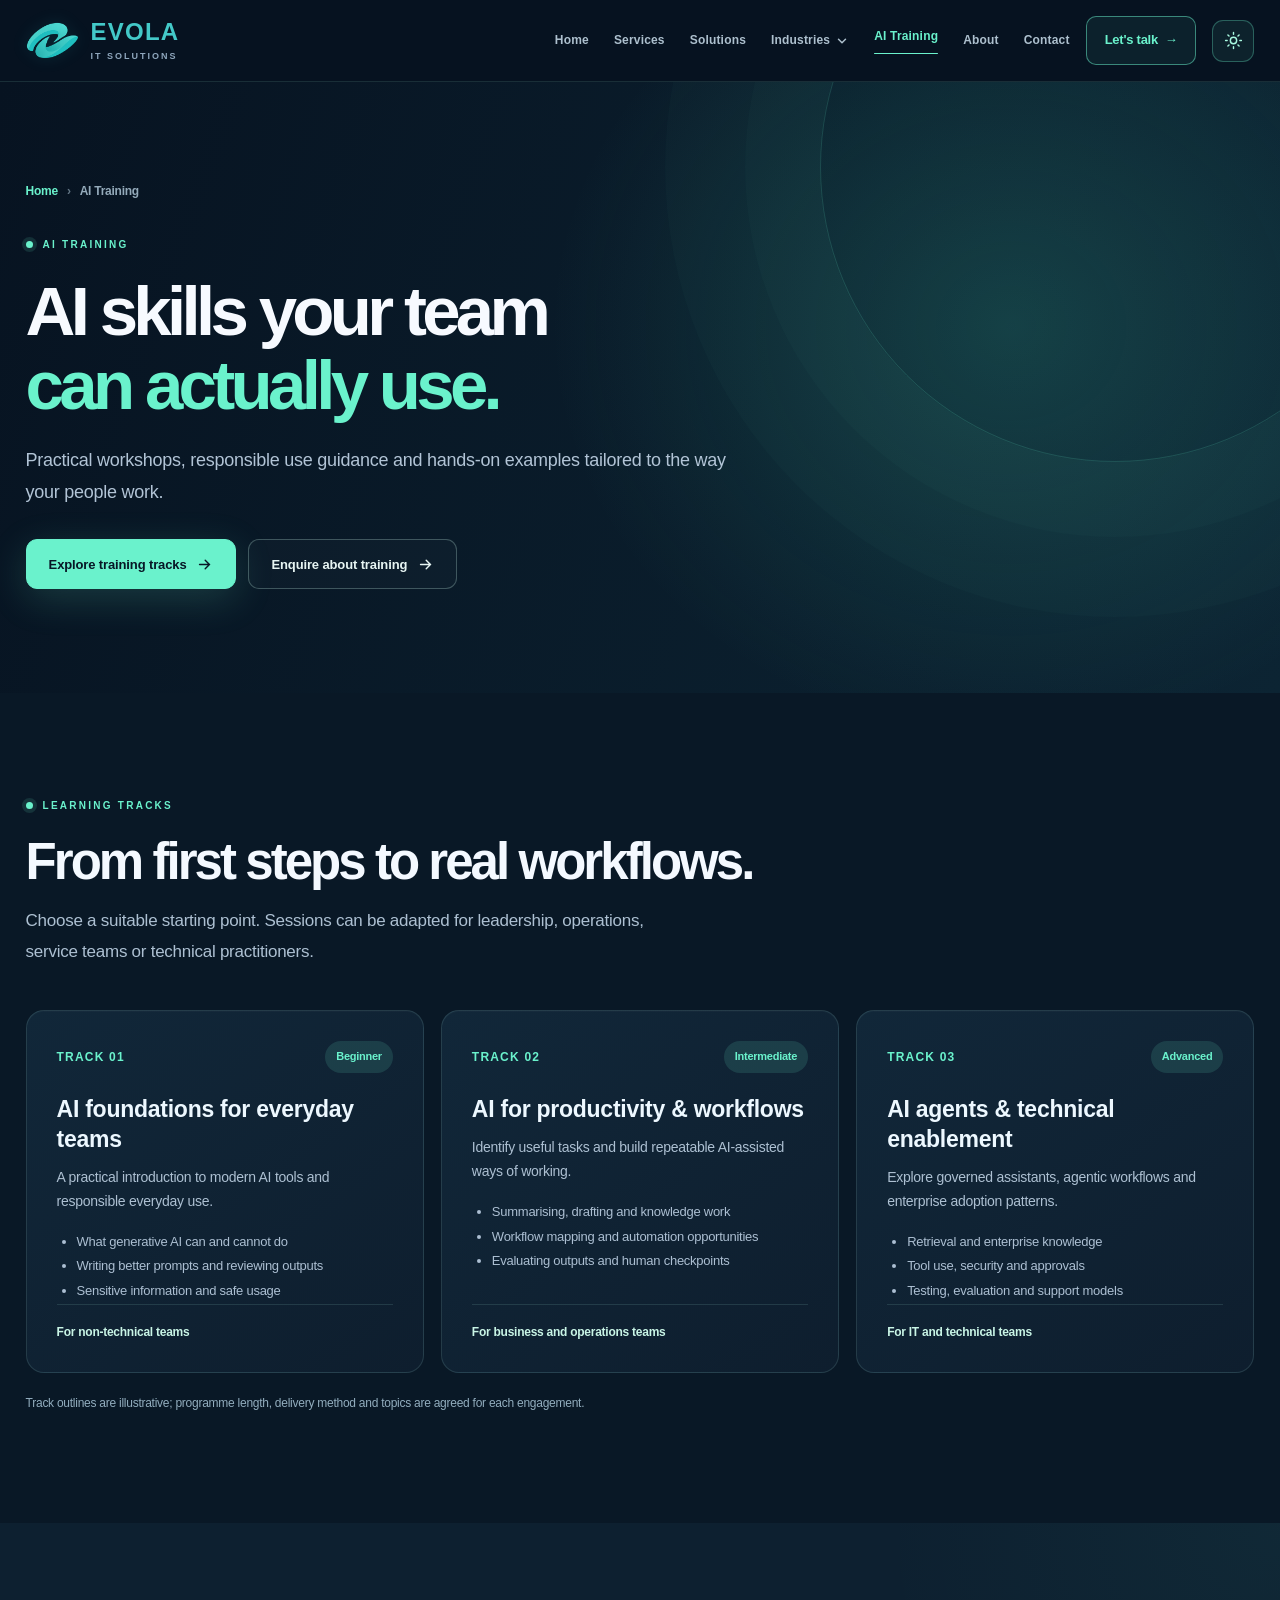
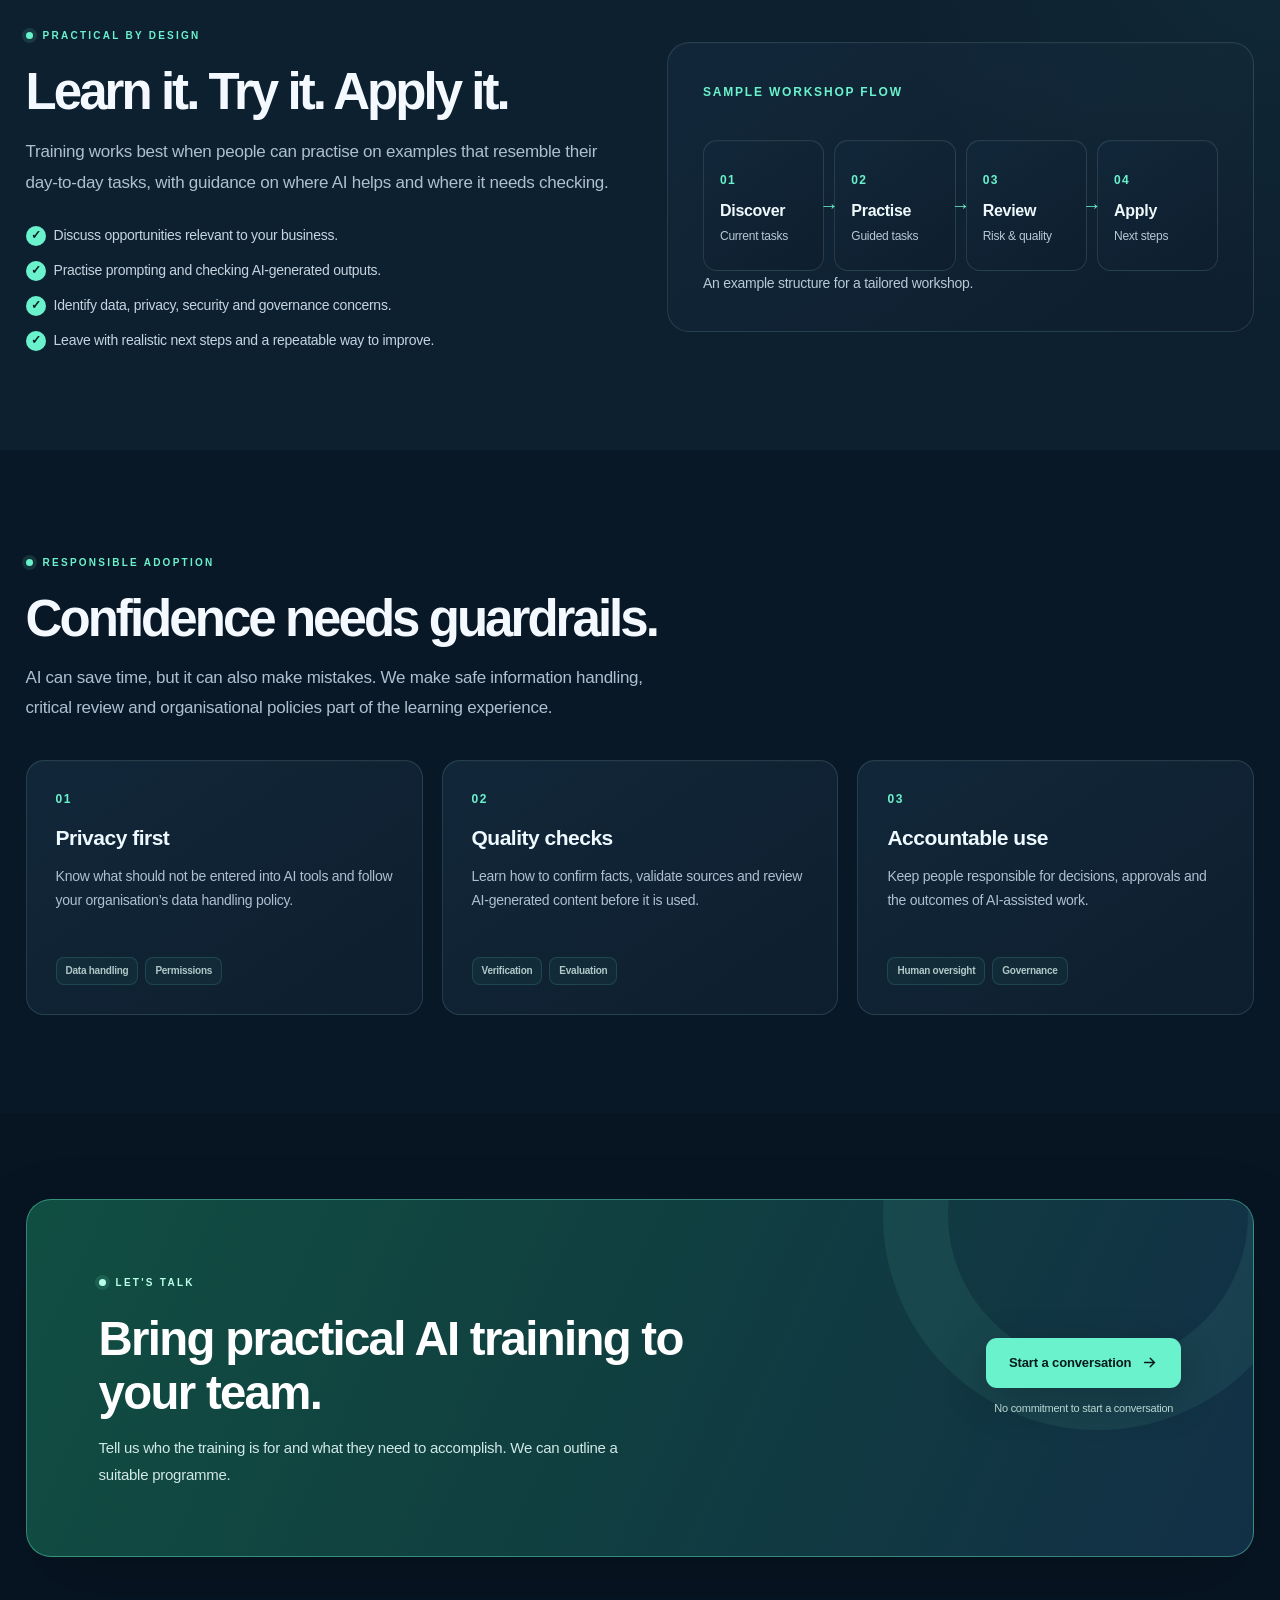
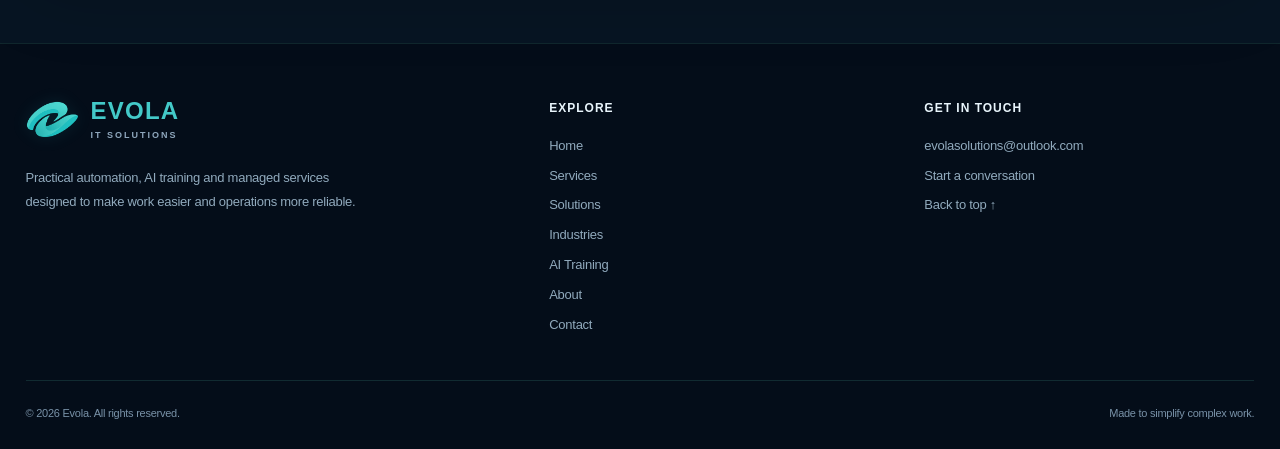
<file: ai-training.html>
<!DOCTYPE html><html lang="en"><head><script>
/* Read the saved theme before CSS paints to avoid a flash on navigation. */
(function () {
  var theme = 'dark';
  try { if (window.localStorage.getItem('evola-theme') === 'light') theme = 'light'; } catch (_) {}
  document.documentElement.setAttribute('data-theme', theme);
})();
</script>
<meta charset="UTF-8"><meta name="viewport" content="width=device-width, initial-scale=1.0">
<meta name="theme-color" content="#071523"><meta name="description" content="Practical AI training for teams covering foundations, productivity, responsible use, workflows and AI agents.">
<meta property="og:type" content="website"><meta property="og:site_name" content="Evola"><meta property="og:title" content="AI Training | Evola"><meta property="og:description" content="Practical AI training for teams covering foundations, productivity, responsible use, workflows and AI agents.">
<title>AI Training | Evola</title>
<link rel="icon" type="image/png" href="evola-symbol.png"/>
<link rel="stylesheet" href="styles.css"><link rel="stylesheet" href="premium.css"><link rel="stylesheet" href="theme.css"><link rel="stylesheet" href="usecases.css"><link rel="stylesheet" href="evola.css?v=2"/>
<link rel="stylesheet" href="industry-menu.css?v=3"/>
<link rel="stylesheet" href="experience.css?v=1"/>
<link rel="stylesheet" href="fullwidth.css?v=1"/>
</head><body><a class="skip-link" href="#main">Skip to content</a>
<header class="site-header" id="top"><div class="container nav-inner">
<a class="brand" href="index.html" aria-label="Evola home">
      <img class="evola-symbol" src="evola-symbol.png" alt="" width="385" height="273"/>
      <span><span class="brand-name">Evola</span><span class="brand-label">IT Solutions</span></span></a>
<nav class="nav-links" id="main-nav" aria-label="Main navigation"><a href="index.html">Home</a>
<a href="services.html">Services</a>
<a href="solutions.html">Solutions</a>
<div class="industry-dropdown">
<button type="button" class="industry-trigger" aria-expanded="false" aria-controls="industry-menu">Industries <svg viewBox="0 0 16 16" width="14" height="14" fill="none" stroke="currentColor" stroke-width="1.7" stroke-linecap="round" stroke-linejoin="round" aria-hidden="true"><path d="m4 6 4 4 4-4"/></svg></button>
<div class="industry-menu" id="industry-menu" hidden>
<span class="industry-menu-label">EXPLORE BY INDUSTRY</span>
<a href="use-cases.html?industry=finance#browse-usecases" data-industry-link="finance"><svg class="industry-icon" viewBox="0 0 24 24" fill="none" stroke="currentColor" stroke-width="1.6" stroke-linecap="round" stroke-linejoin="round" aria-hidden="true"><rect x="3" y="5" width="18" height="14" rx="2"/><path d="M3 10h18m-5 5h2"/></svg><span class="industry-item-text"><strong>Finance</strong><small>Invoices, approvals and reporting</small></span></a>
<a href="use-cases.html?industry=assets#browse-usecases" data-industry-link="assets"><svg class="industry-icon" viewBox="0 0 24 24" fill="none" stroke="currentColor" stroke-width="1.6" stroke-linecap="round" stroke-linejoin="round" aria-hidden="true"><path d="m12 3 9 5v9l-9 5-9-5V8l9-5Zm0 9 9-4M12 12 3 8m9 4v10"/></svg><span class="industry-item-text"><strong>Asset Management</strong><small>Equipment, inventory and maintenance</small></span></a>
<a href="use-cases.html?industry=retail#browse-usecases" data-industry-link="retail"><svg class="industry-icon" viewBox="0 0 24 24" fill="none" stroke="currentColor" stroke-width="1.6" stroke-linecap="round" stroke-linejoin="round" aria-hidden="true"><path d="M4 8h16l1 13H3L4 8Zm4 0V6a4 4 0 0 1 8 0v2"/></svg><span class="industry-item-text"><strong>Retail</strong><small>Stock, orders and customer enquiries</small></span></a>
<a href="use-cases.html?industry=councils#browse-usecases" data-industry-link="councils"><svg class="industry-icon" viewBox="0 0 24 24" fill="none" stroke="currentColor" stroke-width="1.6" stroke-linecap="round" stroke-linejoin="round" aria-hidden="true"><path d="m3 9 9-6 9 6H3Zm2 2v7m5-7v7m4-7v7m5-7v7M3 21h18"/></svg><span class="industry-item-text"><strong>Councils</strong><small>Resident requests and permits</small></span></a>
<a href="use-cases.html?industry=schools#browse-usecases" data-industry-link="schools"><svg class="industry-icon" viewBox="0 0 24 24" fill="none" stroke="currentColor" stroke-width="1.6" stroke-linecap="round" stroke-linejoin="round" aria-hidden="true"><path d="m2 9 10-5 10 5-10 5-10-5Zm4 2v6c4 3 8 3 12 0v-6m4-2v8"/></svg><span class="industry-item-text"><strong>Schools</strong><small>Enrolments and everyday administration</small></span></a>
<a href="use-cases.html?industry=tradies#browse-usecases" data-industry-link="tradies"><svg class="industry-icon" viewBox="0 0 24 24" fill="none" stroke="currentColor" stroke-width="1.6" stroke-linecap="round" stroke-linejoin="round" aria-hidden="true"><path d="M14 6a5 5 0 0 0-7 6L3 16a3 3 0 0 0 4 4l5-5a5 5 0 0 0 6-7l-4 4-3-3 3-3Z"/></svg><span class="industry-item-text"><strong>Tradies</strong><small>Quotes, scheduling and invoicing</small></span></a>
<a href="use-cases.html?industry=healthcare#browse-usecases" data-industry-link="healthcare"><svg class="industry-icon" viewBox="0 0 24 24" fill="none" stroke="currentColor" stroke-width="1.6" stroke-linecap="round" stroke-linejoin="round" aria-hidden="true"><path d="M20.8 8.5c0 4-8.8 10-8.8 10s-8.8-6-8.8-10a4.8 4.8 0 0 1 8.8-2.6 4.8 4.8 0 0 1 8.8 2.6Z"/><path d="M5 12h4l2-3 2 6 2-3h4"/></svg><span class="industry-item-text"><strong>Healthcare</strong><small>Appointments and non-clinical administration</small></span></a>
<a class="industry-all" href="use-cases.html#browse-usecases" data-industry-link="all">View all industries <span aria-hidden="true">&#8599;</span></a>
</div></div>
<a href="ai-training.html" aria-current="page">AI Training</a>
<a href="about.html">About</a>
<a href="contact.html">Contact</a></nav>
<a class="nav-cta" href="contact.html">Let's talk&nbsp; →</a>
<button class="theme-toggle" type="button" aria-label="Switch to light mode" title="Switch to light mode">
  <svg class="theme-sun" viewBox="0 0 24 24" fill="none" stroke="currentColor" stroke-width="1.8" stroke-linecap="round" stroke-linejoin="round" aria-hidden="true"><circle cx="12" cy="12" r="4"/><path d="M12 2v2m0 16v2M4.93 4.93l1.42 1.42m11.3 11.3 1.42 1.42M2 12h2m16 0h2M4.93 19.07l1.42-1.42m11.3-11.3 1.42-1.42"/></svg>
  <svg class="theme-moon" viewBox="0 0 24 24" fill="none" stroke="currentColor" stroke-width="1.8" stroke-linecap="round" stroke-linejoin="round" aria-hidden="true"><path d="M20.9 13A9 9 0 0 1 11 3.1a9 9 0 1 0 9.9 9.9Z"/></svg>
  <span class="theme-toggle-text">Light mode</span>
</button>
<button class="nav-toggle" type="button" aria-controls="main-nav" aria-expanded="false" aria-label="Open navigation menu"><svg viewBox="0 0 24 24" fill="none" stroke="currentColor" stroke-width="2" stroke-linecap="round"><path d="M4 7h16M4 12h16M4 17h16"/></svg></button>
</div></header><main id="main"><section class="page-hero"><div class="container"><div class="breadcrumb"><a href="index.html">Home</a><span>›</span>AI Training</div>
<span class="eyebrow">AI Training</span><h1>AI skills your team<br><span class="accent">can actually use.</span></h1><p>Practical workshops, responsible use guidance and hands-on examples tailored to the way your people work.</p><div class="hero-actions"><a class="btn btn-mint" href="ai-training.html#tracks">Explore training tracks <svg viewBox="0 0 24 24" fill="none" stroke="currentColor" stroke-width="2" stroke-linecap="round" aria-hidden="true"><path d="M5 12h14m-6-6 6 6-6 6"/></svg></a><a class="btn btn-outline" href="contact.html">Enquire about training <svg viewBox="0 0 24 24" fill="none" stroke="currentColor" stroke-width="2" stroke-linecap="round" aria-hidden="true"><path d="M5 12h14m-6-6 6 6-6 6"/></svg></a></div></div></section>
<section class="content-section" id="tracks"><div class="container"><span class="eyebrow">Learning tracks</span><h2 class="section-heading">From first steps to real workflows.</h2><p class="section-intro">Choose a suitable starting point. Sessions can be adapted for leadership, operations, service teams or technical practitioners.</p><div class="track-grid"><article class="track-card"><div class="topline"><span class="track-no">TRACK 01</span><span class="level">Beginner</span></div><h3>AI foundations for everyday teams</h3><p>A practical introduction to modern AI tools and responsible everyday use.</p><ul><li>What generative AI can and cannot do</li><li>Writing better prompts and reviewing outputs</li><li>Sensitive information and safe usage</li></ul><div class="card-bottom">For non-technical teams</div></article><article class="track-card"><div class="topline"><span class="track-no">TRACK 02</span><span class="level">Intermediate</span></div><h3>AI for productivity & workflows</h3><p>Identify useful tasks and build repeatable AI-assisted ways of working.</p><ul><li>Summarising, drafting and knowledge work</li><li>Workflow mapping and automation opportunities</li><li>Evaluating outputs and human checkpoints</li></ul><div class="card-bottom">For business and operations teams</div></article><article class="track-card"><div class="topline"><span class="track-no">TRACK 03</span><span class="level">Advanced</span></div><h3>AI agents & technical enablement</h3><p>Explore governed assistants, agentic workflows and enterprise adoption patterns.</p><ul><li>Retrieval and enterprise knowledge</li><li>Tool use, security and approvals</li><li>Testing, evaluation and support models</li></ul><div class="card-bottom">For IT and technical teams</div></article></div>
<p class="footnote">Track outlines are illustrative; programme length, delivery method and topics are agreed for each engagement.</p></div></section>
<section class="content-section alt"><div class="container panel-grid"><div><span class="eyebrow">Practical by design</span><h2 class="section-heading">Learn it. Try it. Apply it.</h2><p class="text-lead">Training works best when people can practise on examples that resemble their day-to-day tasks, with guidance on where AI helps and where it needs checking.</p>
<ul class="check-list"><li>Discuss opportunities relevant to your business.</li><li>Practise prompting and checking AI-generated outputs.</li><li>Identify data, privacy, security and governance concerns.</li><li>Leave with realistic next steps and a repeatable way to improve.</li></ul></div>
<div class="panel-box"><span class="section-kicker">Sample workshop flow</span>
<div class="flow-visual"><div class="flow-step"><span class="flow-no">01</span><h3>Discover</h3><p>Current tasks</p></div><div class="flow-step"><span class="flow-no">02</span><h3>Practise</h3><p>Guided tasks</p></div><div class="flow-step"><span class="flow-no">03</span><h3>Review</h3><p>Risk &amp; quality</p></div><div class="flow-step"><span class="flow-no">04</span><h3>Apply</h3><p>Next steps</p></div></div><p class="footnote">An example structure for a tailored workshop.</p></div></div></section>
<section class="content-section"><div class="container"><span class="eyebrow">Responsible adoption</span><h2 class="section-heading">Confidence needs guardrails.</h2><p class="section-intro">AI can save time, but it can also make mistakes. We make safe information handling, critical review and organisational policies part of the learning experience.</p>
<div class="detail-grid"><article class="detail-card"><span class="number">01</span><h3>Privacy first</h3><p>Know what should not be entered into AI tools and follow your organisation’s data handling policy.</p><div class="tags"><span>Data handling</span><span>Permissions</span></div></article><article class="detail-card"><span class="number">02</span><h3>Quality checks</h3><p>Learn how to confirm facts, validate sources and review AI-generated content before it is used.</p><div class="tags"><span>Verification</span><span>Evaluation</span></div></article><article class="detail-card"><span class="number">03</span><h3>Accountable use</h3><p>Keep people responsible for decisions, approvals and the outcomes of AI-assisted work.</p><div class="tags"><span>Human oversight</span><span>Governance</span></div></article></div></div></section><section class="contact-section"><div class="container"><div class="contact-card"><div><span class="eyebrow">Let's talk</span>
<h2>Bring practical AI training to your team.</h2><p>Tell us who the training is for and what they need to accomplish. We can outline a suitable programme.</p></div><div class="contact-action"><a class="btn" href="contact.html">Start a conversation <svg viewBox="0 0 24 24" fill="none" stroke="currentColor" stroke-width="2" stroke-linecap="round" aria-hidden="true"><path d="M5 12h14m-6-6 6 6-6 6"/></svg></a><span>No commitment to start a conversation</span></div></div></div></section></main><footer class="site-footer"><div class="container">
<div class="footer-grid"><div><a class="brand" href="index.html" aria-label="Evola home">
      <img class="evola-symbol" src="evola-symbol.png" alt="" width="385" height="273"/>
      <span><span class="brand-name">Evola</span><span class="brand-label">IT Solutions</span></span></a><p class="footer-description">Practical automation, AI training and managed services designed to make work easier and operations more reliable.</p></div>
<div><h3 class="footer-heading">Explore</h3><div class="footer-list"><a href="index.html">Home</a><a href="services.html">Services</a><a href="solutions.html">Solutions</a>
<a href="use-cases.html">Industries</a><a href="ai-training.html">AI Training</a><a href="about.html">About</a><a href="contact.html">Contact</a></div></div>
<div><h3 class="footer-heading">Get in touch</h3><div class="footer-list"><a href="mailto:evolasolutions@outlook.com">evolasolutions@outlook.com</a><a href="contact.html">Start a conversation</a><a href="#top">Back to top ↑</a></div></div></div>
<div class="footer-bottom"><span>© <span class="js-year">2026</span> Evola. All rights reserved.</span><span>Made to simplify complex work.</span></div>
</div></footer><script src="script.js?v=4" defer></script></body></html>
</file>
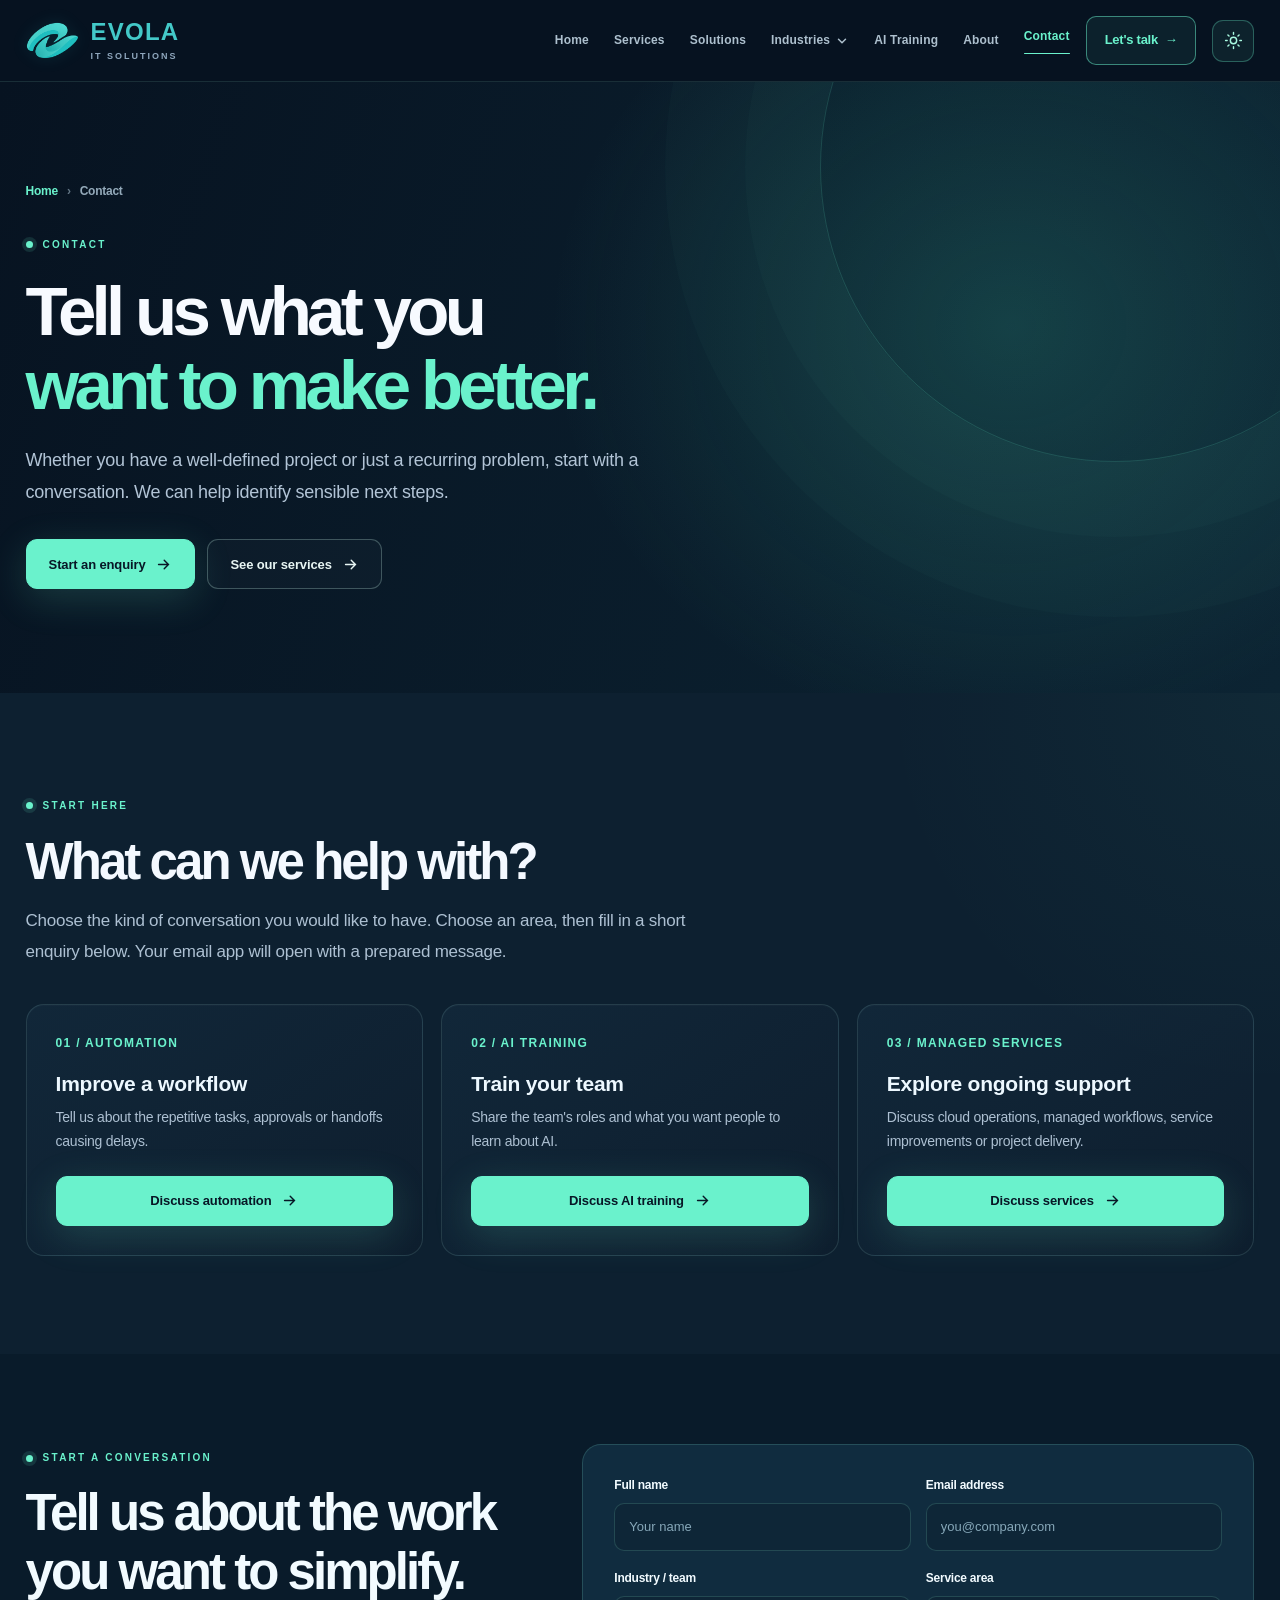
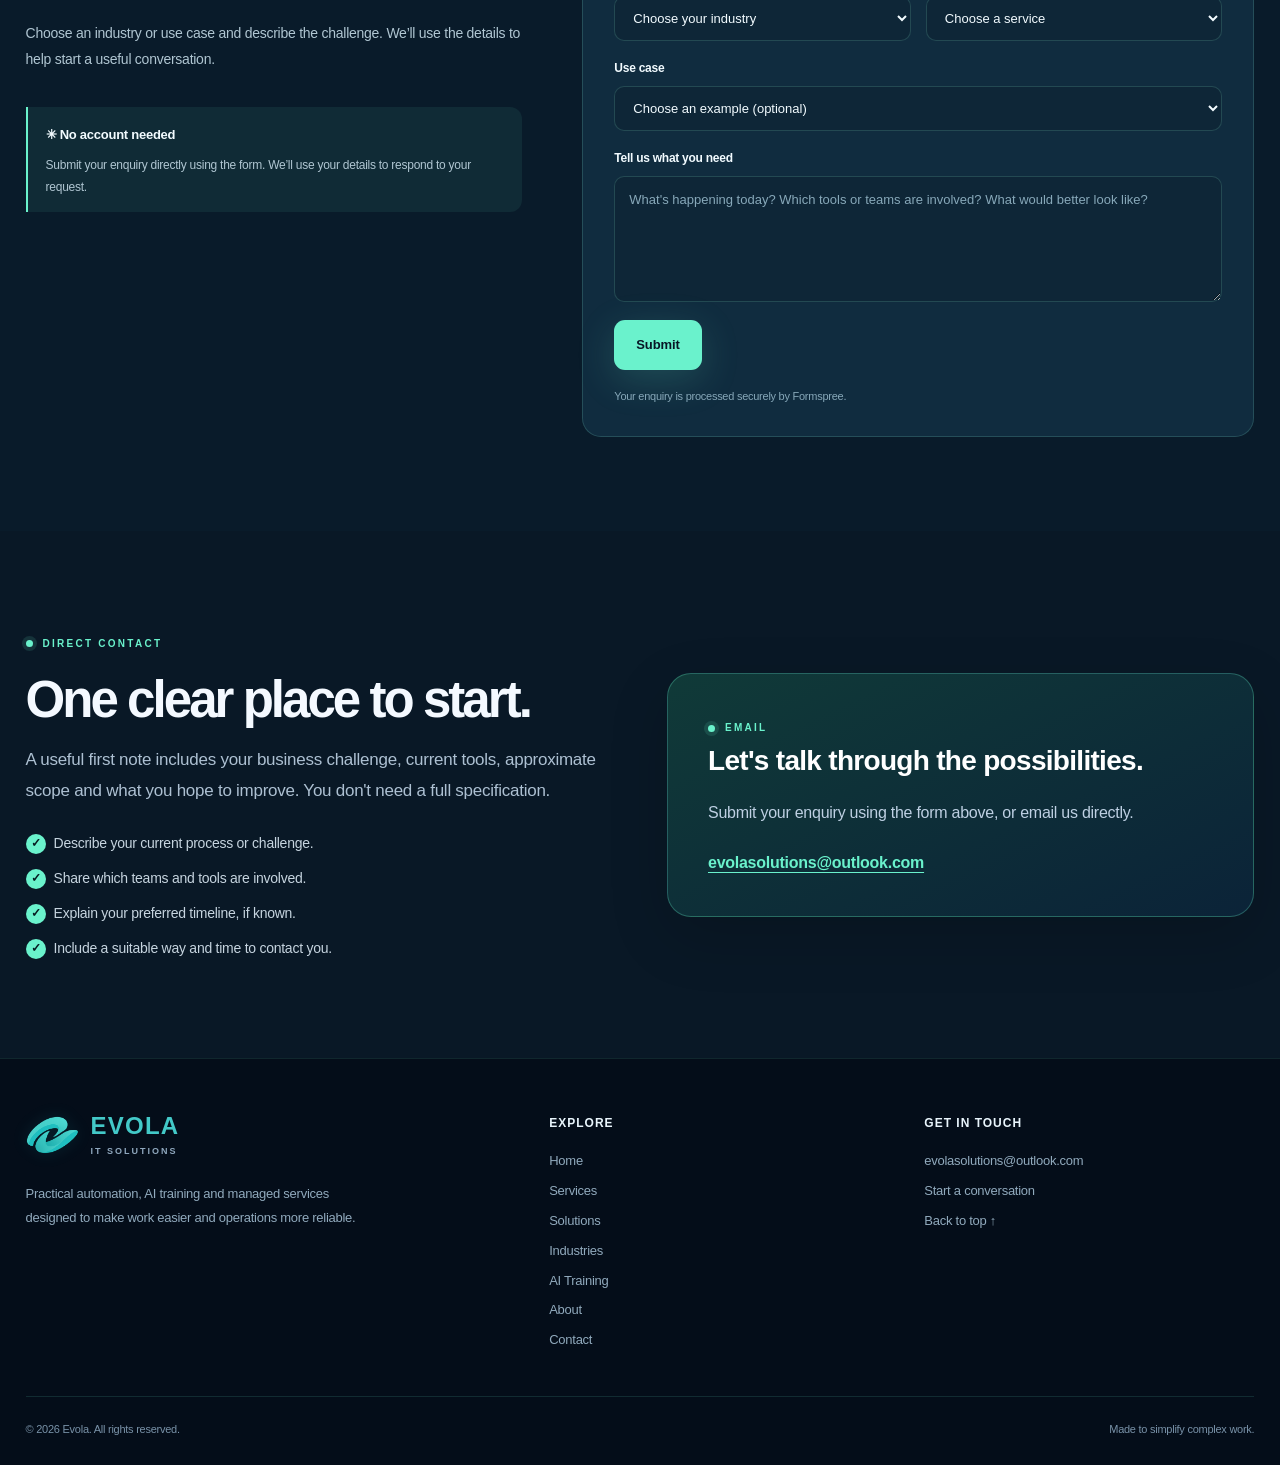
<file: contact.html>
<!DOCTYPE html><html lang="en"><head><script>
/* Read the saved theme before CSS paints to avoid a flash on navigation. */
(function () {
  var theme = 'dark';
  try { if (window.localStorage.getItem('evola-theme') === 'light') theme = 'light'; } catch (_) {}
  document.documentElement.setAttribute('data-theme', theme);
})();
</script>
<meta charset="UTF-8"><meta name="viewport" content="width=device-width, initial-scale=1.0">
<meta name="theme-color" content="#071523"><meta name="description" content="Get in touch about workflow automation, AI training, cloud operations, managed services and project delivery.">
<meta property="og:type" content="website"><meta property="og:site_name" content="Evola"><meta property="og:title" content="Contact | Evola"><meta property="og:description" content="Get in touch about workflow automation, AI training, cloud operations, managed services and project delivery.">
<title>Contact | Evola</title>
<link rel="icon" type="image/png" href="evola-symbol.png"/>
<link rel="stylesheet" href="styles.css"><link rel="stylesheet" href="premium.css"><link rel="stylesheet" href="theme.css"><link rel="stylesheet" href="usecases.css"><link rel="stylesheet" href="evola.css?v=2"/>
<link rel="stylesheet" href="industry-menu.css?v=3"/>
<link rel="stylesheet" href="experience.css?v=1"/>
<link rel="stylesheet" href="fullwidth.css?v=1"/>
</head><body><a class="skip-link" href="#main">Skip to content</a>
<header class="site-header" id="top"><div class="container nav-inner">
<a class="brand" href="index.html" aria-label="Evola home">
      <img class="evola-symbol" src="evola-symbol.png" alt="" width="385" height="273"/>
      <span><span class="brand-name">Evola</span><span class="brand-label">IT Solutions</span></span></a>
<nav class="nav-links" id="main-nav" aria-label="Main navigation"><a href="index.html">Home</a>
<a href="services.html">Services</a>
<a href="solutions.html">Solutions</a>
<div class="industry-dropdown">
<button type="button" class="industry-trigger" aria-expanded="false" aria-controls="industry-menu">Industries <svg viewBox="0 0 16 16" width="14" height="14" fill="none" stroke="currentColor" stroke-width="1.7" stroke-linecap="round" stroke-linejoin="round" aria-hidden="true"><path d="m4 6 4 4 4-4"/></svg></button>
<div class="industry-menu" id="industry-menu" hidden>
<span class="industry-menu-label">EXPLORE BY INDUSTRY</span>
<a href="use-cases.html?industry=finance#browse-usecases" data-industry-link="finance"><svg class="industry-icon" viewBox="0 0 24 24" fill="none" stroke="currentColor" stroke-width="1.6" stroke-linecap="round" stroke-linejoin="round" aria-hidden="true"><rect x="3" y="5" width="18" height="14" rx="2"/><path d="M3 10h18m-5 5h2"/></svg><span class="industry-item-text"><strong>Finance</strong><small>Invoices, approvals and reporting</small></span></a>
<a href="use-cases.html?industry=assets#browse-usecases" data-industry-link="assets"><svg class="industry-icon" viewBox="0 0 24 24" fill="none" stroke="currentColor" stroke-width="1.6" stroke-linecap="round" stroke-linejoin="round" aria-hidden="true"><path d="m12 3 9 5v9l-9 5-9-5V8l9-5Zm0 9 9-4M12 12 3 8m9 4v10"/></svg><span class="industry-item-text"><strong>Asset Management</strong><small>Equipment, inventory and maintenance</small></span></a>
<a href="use-cases.html?industry=retail#browse-usecases" data-industry-link="retail"><svg class="industry-icon" viewBox="0 0 24 24" fill="none" stroke="currentColor" stroke-width="1.6" stroke-linecap="round" stroke-linejoin="round" aria-hidden="true"><path d="M4 8h16l1 13H3L4 8Zm4 0V6a4 4 0 0 1 8 0v2"/></svg><span class="industry-item-text"><strong>Retail</strong><small>Stock, orders and customer enquiries</small></span></a>
<a href="use-cases.html?industry=councils#browse-usecases" data-industry-link="councils"><svg class="industry-icon" viewBox="0 0 24 24" fill="none" stroke="currentColor" stroke-width="1.6" stroke-linecap="round" stroke-linejoin="round" aria-hidden="true"><path d="m3 9 9-6 9 6H3Zm2 2v7m5-7v7m4-7v7m5-7v7M3 21h18"/></svg><span class="industry-item-text"><strong>Councils</strong><small>Resident requests and permits</small></span></a>
<a href="use-cases.html?industry=schools#browse-usecases" data-industry-link="schools"><svg class="industry-icon" viewBox="0 0 24 24" fill="none" stroke="currentColor" stroke-width="1.6" stroke-linecap="round" stroke-linejoin="round" aria-hidden="true"><path d="m2 9 10-5 10 5-10 5-10-5Zm4 2v6c4 3 8 3 12 0v-6m4-2v8"/></svg><span class="industry-item-text"><strong>Schools</strong><small>Enrolments and everyday administration</small></span></a>
<a href="use-cases.html?industry=tradies#browse-usecases" data-industry-link="tradies"><svg class="industry-icon" viewBox="0 0 24 24" fill="none" stroke="currentColor" stroke-width="1.6" stroke-linecap="round" stroke-linejoin="round" aria-hidden="true"><path d="M14 6a5 5 0 0 0-7 6L3 16a3 3 0 0 0 4 4l5-5a5 5 0 0 0 6-7l-4 4-3-3 3-3Z"/></svg><span class="industry-item-text"><strong>Tradies</strong><small>Quotes, scheduling and invoicing</small></span></a>
<a href="use-cases.html?industry=healthcare#browse-usecases" data-industry-link="healthcare"><svg class="industry-icon" viewBox="0 0 24 24" fill="none" stroke="currentColor" stroke-width="1.6" stroke-linecap="round" stroke-linejoin="round" aria-hidden="true"><path d="M20.8 8.5c0 4-8.8 10-8.8 10s-8.8-6-8.8-10a4.8 4.8 0 0 1 8.8-2.6 4.8 4.8 0 0 1 8.8 2.6Z"/><path d="M5 12h4l2-3 2 6 2-3h4"/></svg><span class="industry-item-text"><strong>Healthcare</strong><small>Appointments and non-clinical administration</small></span></a>
<a class="industry-all" href="use-cases.html#browse-usecases" data-industry-link="all">View all industries <span aria-hidden="true">&#8599;</span></a>
</div></div>
<a href="ai-training.html">AI Training</a>
<a href="about.html">About</a>
<a href="contact.html" aria-current="page">Contact</a></nav>
<a class="nav-cta" href="contact.html">Let's talk&nbsp; →</a>
<button class="theme-toggle" type="button" aria-label="Switch to light mode" title="Switch to light mode">
  <svg class="theme-sun" viewBox="0 0 24 24" fill="none" stroke="currentColor" stroke-width="1.8" stroke-linecap="round" stroke-linejoin="round" aria-hidden="true"><circle cx="12" cy="12" r="4"/><path d="M12 2v2m0 16v2M4.93 4.93l1.42 1.42m11.3 11.3 1.42 1.42M2 12h2m16 0h2M4.93 19.07l1.42-1.42m11.3-11.3 1.42-1.42"/></svg>
  <svg class="theme-moon" viewBox="0 0 24 24" fill="none" stroke="currentColor" stroke-width="1.8" stroke-linecap="round" stroke-linejoin="round" aria-hidden="true"><path d="M20.9 13A9 9 0 0 1 11 3.1a9 9 0 1 0 9.9 9.9Z"/></svg>
  <span class="theme-toggle-text">Light mode</span>
</button>
<button class="nav-toggle" type="button" aria-controls="main-nav" aria-expanded="false" aria-label="Open navigation menu"><svg viewBox="0 0 24 24" fill="none" stroke="currentColor" stroke-width="2" stroke-linecap="round"><path d="M4 7h16M4 12h16M4 17h16"/></svg></button>
</div></header><main id="main"><section class="page-hero"><div class="container"><div class="breadcrumb"><a href="index.html">Home</a><span>›</span>Contact</div>
<span class="eyebrow">Contact</span><h1>Tell us what you<br><span class="accent">want to make better.</span></h1><p>Whether you have a well-defined project or just a recurring problem, start with a conversation. We can help identify sensible next steps.</p><div class="hero-actions"><a class="btn btn-mint" href="#enquiry-form">Start an enquiry <svg viewBox="0 0 24 24" fill="none" stroke="currentColor" stroke-width="2" stroke-linecap="round" aria-hidden="true"><path d="M5 12h14m-6-6 6 6-6 6"/></svg></a><a class="btn btn-outline" href="services.html">See our services <svg viewBox="0 0 24 24" fill="none" stroke="currentColor" stroke-width="2" stroke-linecap="round" aria-hidden="true"><path d="M5 12h14m-6-6 6 6-6 6"/></svg></a></div></div></section>
<section class="content-section alt"><div class="container"><span class="eyebrow">Start here</span><h2 class="section-heading">What can we help with?</h2><p class="section-intro">Choose the kind of conversation you would like to have. Choose an area, then fill in a short enquiry below. Your email app will open with a prepared message.</p>
<div class="contact-options">
<article class="contact-option"><span class="number">01 / AUTOMATION</span><h3>Improve a workflow</h3><p>Tell us about the repetitive tasks, approvals or handoffs causing delays.</p><a class="btn btn-blue" href="contact.html?service=automation#enquiry-form">Discuss automation <svg viewBox="0 0 24 24" fill="none" stroke="currentColor" stroke-width="2" stroke-linecap="round" aria-hidden="true"><path d="M5 12h14m-6-6 6 6-6 6"/></svg></a></article>
<article class="contact-option"><span class="number">02 / AI TRAINING</span><h3>Train your team</h3><p>Share the team's roles and what you want people to learn about AI.</p><a class="btn btn-blue" href="contact.html?service=training#enquiry-form">Discuss AI training <svg viewBox="0 0 24 24" fill="none" stroke="currentColor" stroke-width="2" stroke-linecap="round" aria-hidden="true"><path d="M5 12h14m-6-6 6 6-6 6"/></svg></a></article>
<article class="contact-option"><span class="number">03 / MANAGED SERVICES</span><h3>Explore ongoing support</h3><p>Discuss cloud operations, managed workflows, service improvements or project delivery.</p><a class="btn btn-blue" href="contact.html?service=managed#enquiry-form">Discuss services <svg viewBox="0 0 24 24" fill="none" stroke="currentColor" stroke-width="2" stroke-linecap="round" aria-hidden="true"><path d="M5 12h14m-6-6 6 6-6 6"/></svg></a></article>
</div></div></section>
<section class="uc-contact-section" id="enquiry-form" aria-labelledby="uc-enquiry-title"><div class="container uc-contact-layout">
<div class="uc-contact-intro"><span class="eyebrow">START A CONVERSATION</span><h2 class="section-heading" id="uc-enquiry-title">Tell us about the work you want to simplify.</h2><p>Choose an industry or use case and describe the challenge. We’ll use the details to help start a useful conversation.</p><div class="uc-contact-tip"><strong>✳ No account needed</strong><p>Submit your enquiry directly using the form. We’ll use your details to respond to your request.</p></div></div>
<div class="uc-form-panel"><form id="uc-enquiry-form" action="https://formspree.io/f/mljbakod" method="POST">
  <div class="uc-form-grid"><label>Full name <input name="name" type="text" autocomplete="name" maxlength="120" required placeholder="Your name"></label><label>Email address <input name="email" type="email" autocomplete="email" maxlength="180" required placeholder="you@company.com"></label></div>
  <div class="uc-form-grid"><label>Industry / team <select name="industry" id="enquiry-industry"><option value="">Choose your industry</option><option value="finance">Finance teams</option><option value="assets">Asset management</option><option value="retail">Retail</option><option value="councils">Local councils</option><option value="schools">Schools</option><option value="tradies">Trades &amp; field services</option><option value="healthcare">Healthcare operations</option><option value="other">Other / not sure</option></select></label><label>Service area <select name="service" id="enquiry-service"><option value="">Choose a service</option><option value="automation">Workflow automation</option><option value="ai-agents">AI assistants &amp; agents</option><option value="training">AI training</option><option value="managed">Managed services</option><option value="projects">Projects &amp; process improvements</option><option value="other">Not sure yet</option></select></label></div>
  <label>Use case <select name="use_case" id="enquiry-use-case"><option value="">Choose an example (optional)</option><optgroup label="Finance teams"><option value="invoice-processing" data-industry="finance">Invoice processing &amp; approvals</option><option value="accounts-receivable" data-industry="finance">Accounts receivable follow-ups</option><option value="month-end-reporting" data-industry="finance">Month-end reporting</option></optgroup><optgroup label="Asset management"><option value="asset-lifecycle" data-industry="assets">Asset lifecycle &amp; warranty tracking</option><option value="preventive-maintenance" data-industry="assets">Preventive maintenance scheduling</option><option value="inventory-reconciliation" data-industry="assets">Inventory reconciliation</option></optgroup><optgroup label="Retail"><option value="retail-replenishment" data-industry="retail">Low-stock &amp; replenishment alerts</option><option value="retail-enquiries" data-industry="retail">Customer enquiry assistant</option><option value="retail-performance" data-industry="retail">Daily store performance digest</option></optgroup><optgroup label="Local councils"><option value="resident-request-triage" data-industry="councils">Resident request triage</option><option value="permit-processing" data-industry="councils">Permit application completeness checks</option><option value="council-maintenance" data-industry="councils">Waste &amp; facilities requests</option></optgroup><optgroup label="Schools"><option value="school-enrolment" data-industry="schools">Enrolment administration</option><option value="parent-communications" data-industry="schools">School knowledge assistant</option><option value="school-it" data-industry="schools">Device allocation &amp; IT requests</option></optgroup><optgroup label="Trades &amp; field services"><option value="tradie-quote" data-industry="tradies">Enquiry-to-quote workflow</option><option value="tradie-scheduling" data-industry="tradies">Job scheduling &amp; reminders</option><option value="tradie-invoicing" data-industry="tradies">Job completion to invoice</option></optgroup><optgroup label="Healthcare operations"><option value="healthcare-appointments" data-industry="healthcare">Appointment administration</option><option value="healthcare-referrals" data-industry="healthcare">Referral administration</option><option value="healthcare-stock" data-industry="healthcare">Equipment &amp; consumables tracking</option></optgroup><option value="other">Something else</option></select></label>
  <label>Tell us what you need <textarea name="message" rows="5" maxlength="3000" required placeholder="What's happening today? Which tools or teams are involved? What would better look like?"></textarea></label>
  <div class="uc-form-actions"><button class="btn btn-mint" type="submit">Submit</button></div>
  <p class="uc-form-notice" id="uc-form-feedback" aria-live="polite">Your enquiry is processed securely by Formspree.</p>
</form></div></div></section><section class="content-section"><div class="container panel-grid"><div><span class="eyebrow">Direct contact</span><h2 class="section-heading">One clear place to start.</h2><p class="text-lead">A useful first note includes your business challenge, current tools, approximate scope and what you hope to improve. You don't need a full specification.</p>
<ul class="check-list"><li>Describe your current process or challenge.</li><li>Share which teams and tools are involved.</li><li>Explain your preferred timeline, if known.</li><li>Include a suitable way and time to contact you.</li></ul></div>
<div class="contact-details"><span class="eyebrow">Email</span><h3>Let's talk through the possibilities.</h3><p>Submit your enquiry using the form above, or email us directly.</p>
<a class="email" href="mailto:evolasolutions@outlook.com">evolasolutions@outlook.com</a></div></div>
</div></section></main><footer class="site-footer"><div class="container">
<div class="footer-grid"><div><a class="brand" href="index.html" aria-label="Evola home">
      <img class="evola-symbol" src="evola-symbol.png" alt="" width="385" height="273"/>
      <span><span class="brand-name">Evola</span><span class="brand-label">IT Solutions</span></span></a><p class="footer-description">Practical automation, AI training and managed services designed to make work easier and operations more reliable.</p></div>
<div><h3 class="footer-heading">Explore</h3><div class="footer-list"><a href="index.html">Home</a><a href="services.html">Services</a><a href="solutions.html">Solutions</a>
<a href="use-cases.html">Industries</a><a href="ai-training.html">AI Training</a><a href="about.html">About</a><a href="contact.html">Contact</a></div></div>
<div><h3 class="footer-heading">Get in touch</h3><div class="footer-list"><a href="mailto:evolasolutions@outlook.com">evolasolutions@outlook.com</a><a href="contact.html">Start a conversation</a><a href="#top">Back to top ↑</a></div></div></div>
<div class="footer-bottom"><span>© <span class="js-year">2026</span> Evola. All rights reserved.</span><span>Made to simplify complex work.</span></div>
</div></footer><script src="script.js?v=4" defer></script><script src="usecases.js?v=3" defer></script></body></html>
</file>
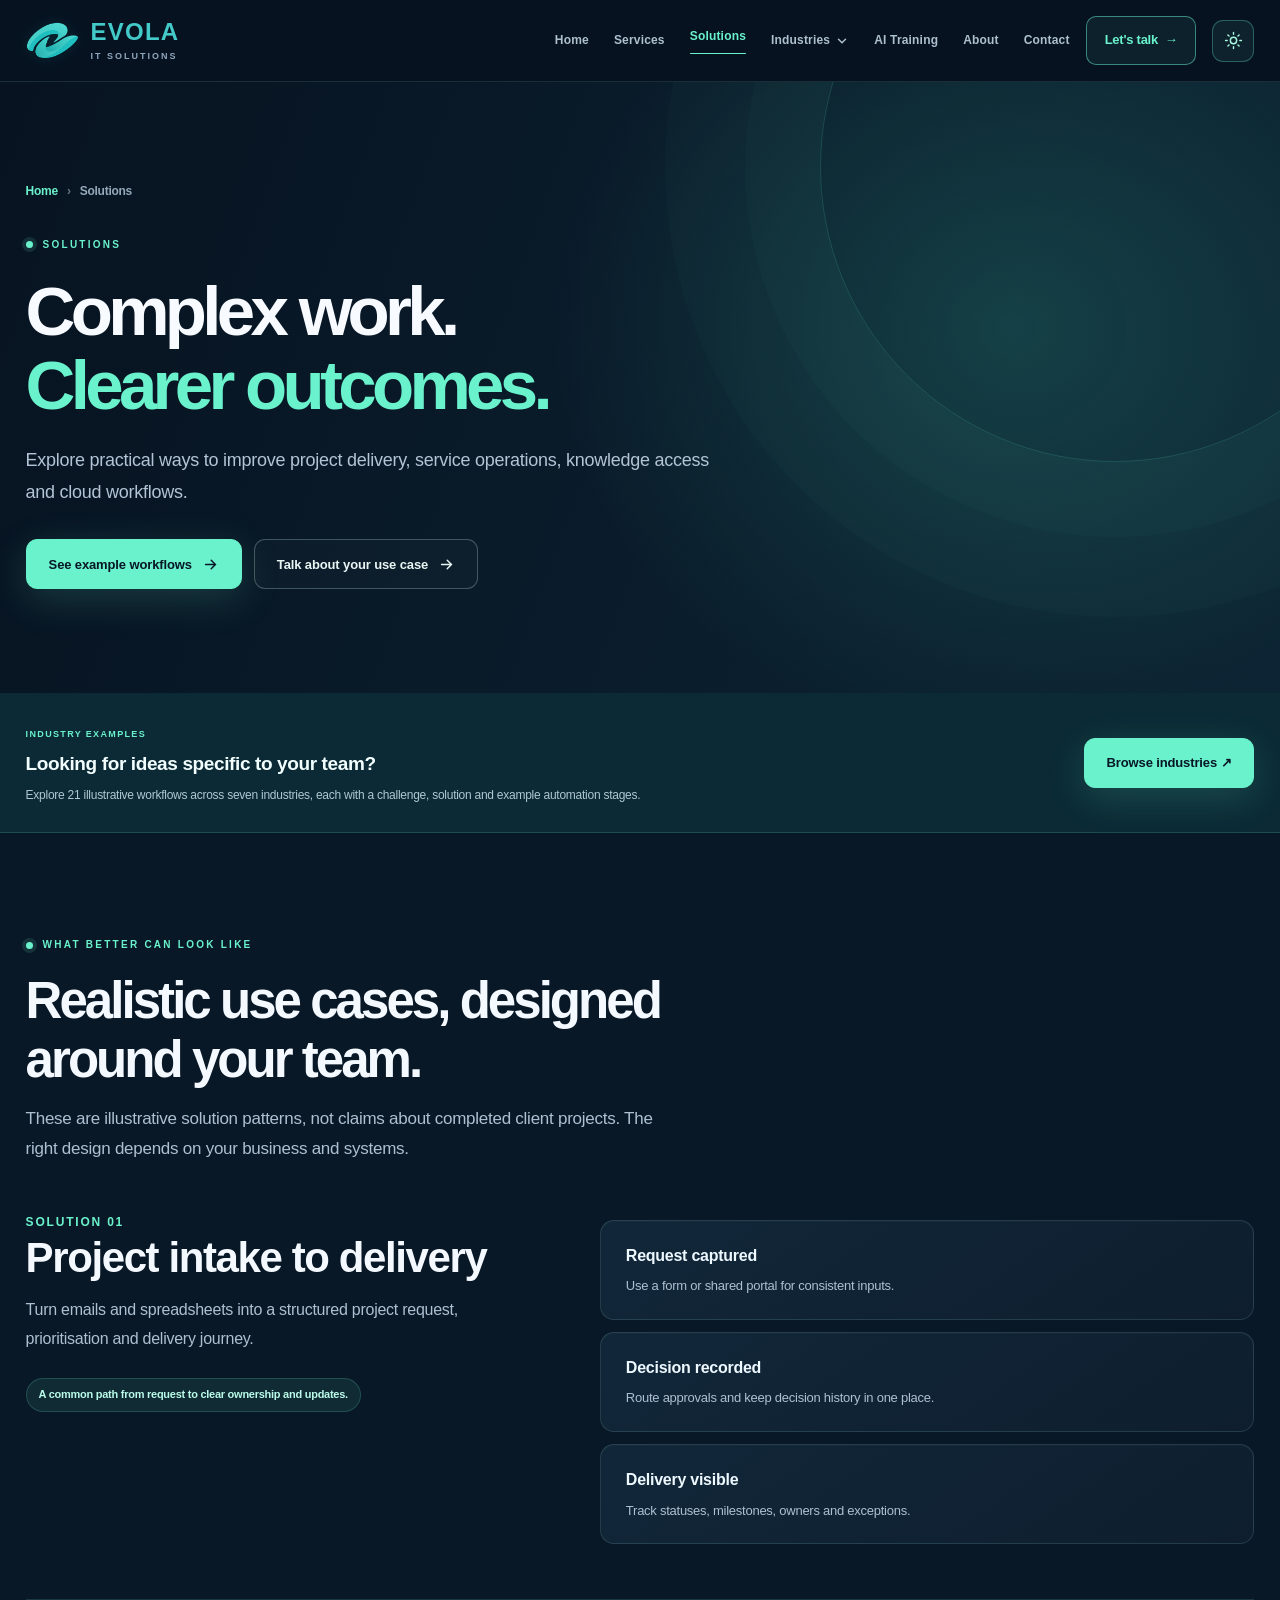
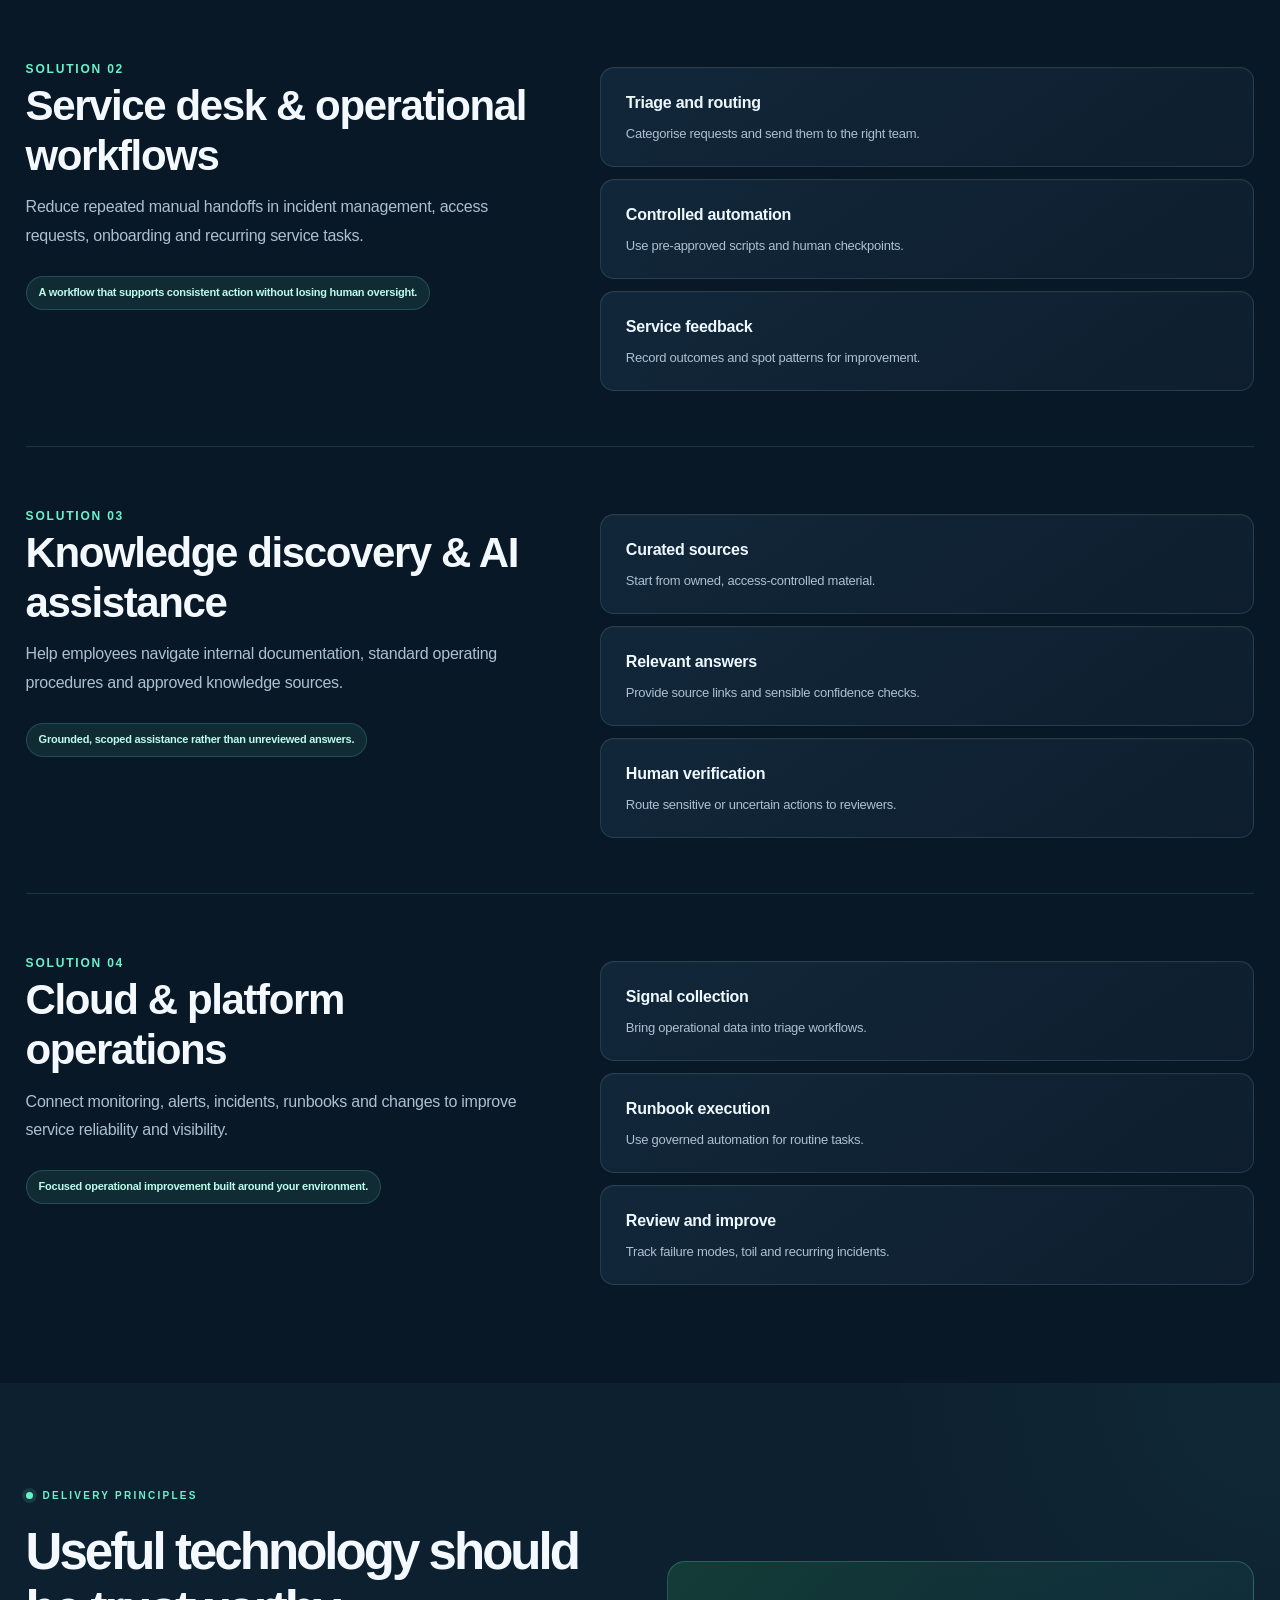
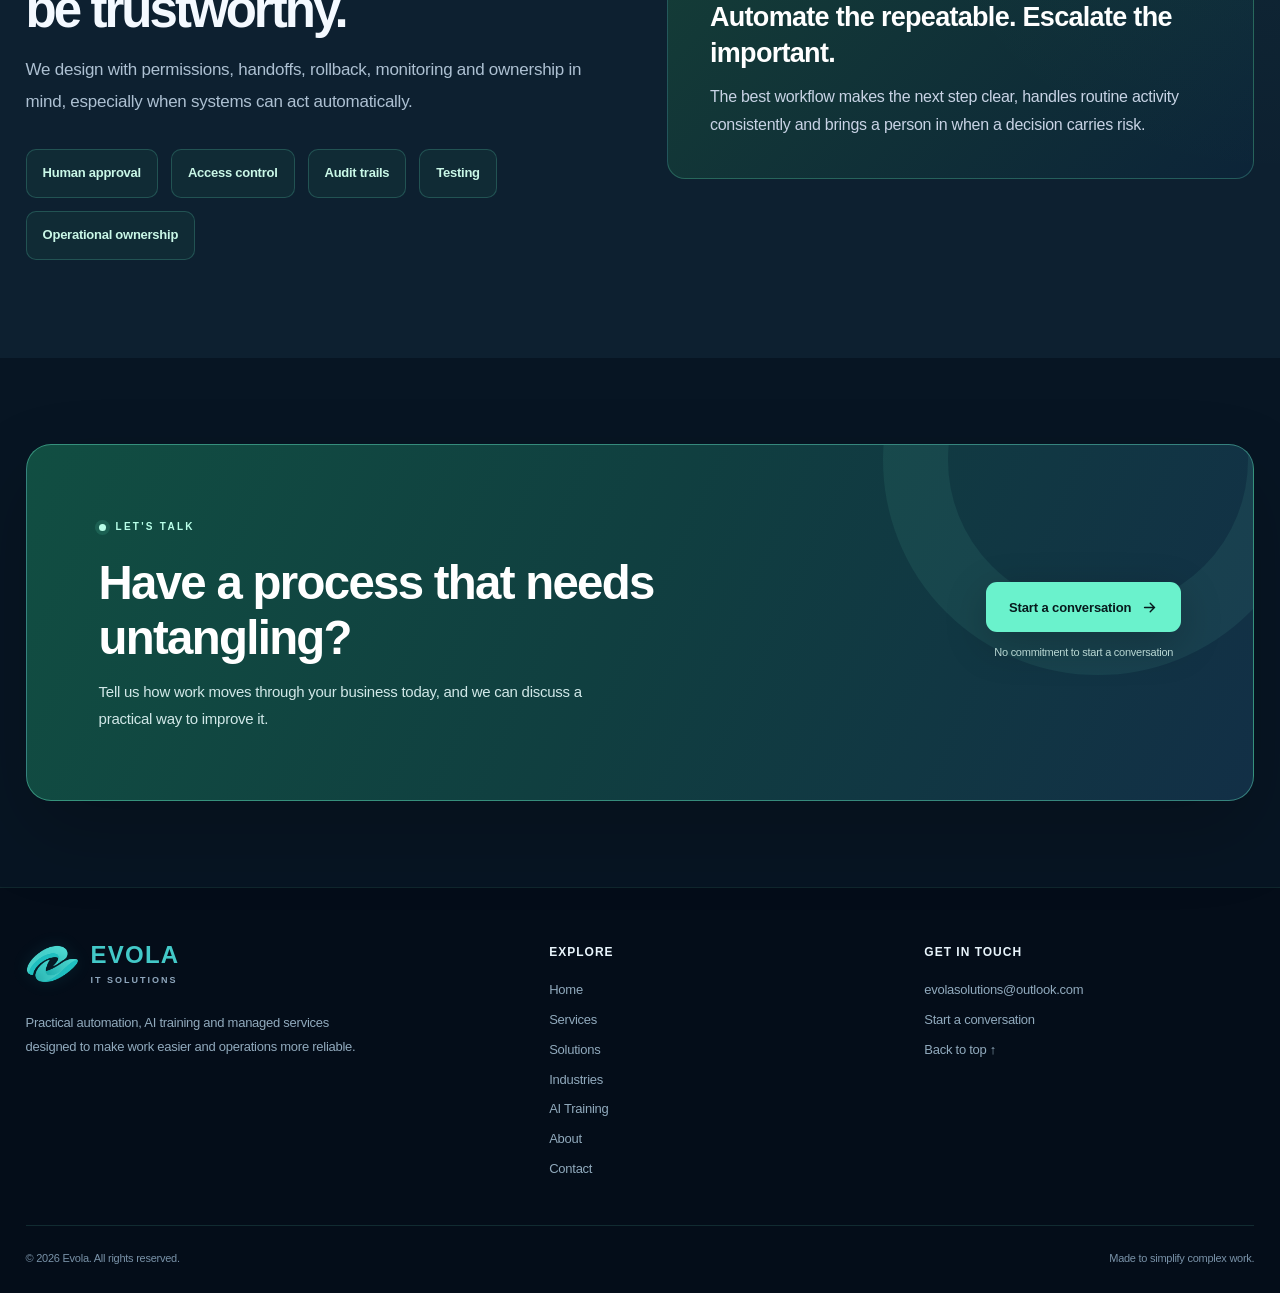
<file: solutions.html>
<!DOCTYPE html><html lang="en"><head><script>
/* Read the saved theme before CSS paints to avoid a flash on navigation. */
(function () {
  var theme = 'dark';
  try { if (window.localStorage.getItem('evola-theme') === 'light') theme = 'light'; } catch (_) {}
  document.documentElement.setAttribute('data-theme', theme);
})();
</script>
<meta charset="UTF-8"><meta name="viewport" content="width=device-width, initial-scale=1.0">
<meta name="theme-color" content="#071523"><meta name="description" content="Illustrative solutions for project intake, IT service operations, knowledge assistants and cloud workflows.">
<meta property="og:type" content="website"><meta property="og:site_name" content="Evola"><meta property="og:title" content="Solutions | Evola"><meta property="og:description" content="Illustrative solutions for project intake, IT service operations, knowledge assistants and cloud workflows.">
<title>Solutions | Evola</title>
<link rel="icon" type="image/png" href="evola-symbol.png"/>
<link rel="stylesheet" href="styles.css"><link rel="stylesheet" href="premium.css"><link rel="stylesheet" href="theme.css"><link rel="stylesheet" href="usecases.css"><link rel="stylesheet" href="evola.css?v=2"/>
<link rel="stylesheet" href="industry-menu.css?v=3"/>
<link rel="stylesheet" href="experience.css?v=1"/>
<link rel="stylesheet" href="fullwidth.css?v=1"/>
</head><body><a class="skip-link" href="#main">Skip to content</a>
<header class="site-header" id="top"><div class="container nav-inner">
<a class="brand" href="index.html" aria-label="Evola home">
      <img class="evola-symbol" src="evola-symbol.png" alt="" width="385" height="273"/>
      <span><span class="brand-name">Evola</span><span class="brand-label">IT Solutions</span></span></a>
<nav class="nav-links" id="main-nav" aria-label="Main navigation"><a href="index.html">Home</a>
<a href="services.html">Services</a>
<a href="solutions.html" aria-current="page">Solutions</a>
<div class="industry-dropdown">
<button type="button" class="industry-trigger" aria-expanded="false" aria-controls="industry-menu">Industries <svg viewBox="0 0 16 16" width="14" height="14" fill="none" stroke="currentColor" stroke-width="1.7" stroke-linecap="round" stroke-linejoin="round" aria-hidden="true"><path d="m4 6 4 4 4-4"/></svg></button>
<div class="industry-menu" id="industry-menu" hidden>
<span class="industry-menu-label">EXPLORE BY INDUSTRY</span>
<a href="use-cases.html?industry=finance#browse-usecases" data-industry-link="finance"><svg class="industry-icon" viewBox="0 0 24 24" fill="none" stroke="currentColor" stroke-width="1.6" stroke-linecap="round" stroke-linejoin="round" aria-hidden="true"><rect x="3" y="5" width="18" height="14" rx="2"/><path d="M3 10h18m-5 5h2"/></svg><span class="industry-item-text"><strong>Finance</strong><small>Invoices, approvals and reporting</small></span></a>
<a href="use-cases.html?industry=assets#browse-usecases" data-industry-link="assets"><svg class="industry-icon" viewBox="0 0 24 24" fill="none" stroke="currentColor" stroke-width="1.6" stroke-linecap="round" stroke-linejoin="round" aria-hidden="true"><path d="m12 3 9 5v9l-9 5-9-5V8l9-5Zm0 9 9-4M12 12 3 8m9 4v10"/></svg><span class="industry-item-text"><strong>Asset Management</strong><small>Equipment, inventory and maintenance</small></span></a>
<a href="use-cases.html?industry=retail#browse-usecases" data-industry-link="retail"><svg class="industry-icon" viewBox="0 0 24 24" fill="none" stroke="currentColor" stroke-width="1.6" stroke-linecap="round" stroke-linejoin="round" aria-hidden="true"><path d="M4 8h16l1 13H3L4 8Zm4 0V6a4 4 0 0 1 8 0v2"/></svg><span class="industry-item-text"><strong>Retail</strong><small>Stock, orders and customer enquiries</small></span></a>
<a href="use-cases.html?industry=councils#browse-usecases" data-industry-link="councils"><svg class="industry-icon" viewBox="0 0 24 24" fill="none" stroke="currentColor" stroke-width="1.6" stroke-linecap="round" stroke-linejoin="round" aria-hidden="true"><path d="m3 9 9-6 9 6H3Zm2 2v7m5-7v7m4-7v7m5-7v7M3 21h18"/></svg><span class="industry-item-text"><strong>Councils</strong><small>Resident requests and permits</small></span></a>
<a href="use-cases.html?industry=schools#browse-usecases" data-industry-link="schools"><svg class="industry-icon" viewBox="0 0 24 24" fill="none" stroke="currentColor" stroke-width="1.6" stroke-linecap="round" stroke-linejoin="round" aria-hidden="true"><path d="m2 9 10-5 10 5-10 5-10-5Zm4 2v6c4 3 8 3 12 0v-6m4-2v8"/></svg><span class="industry-item-text"><strong>Schools</strong><small>Enrolments and everyday administration</small></span></a>
<a href="use-cases.html?industry=tradies#browse-usecases" data-industry-link="tradies"><svg class="industry-icon" viewBox="0 0 24 24" fill="none" stroke="currentColor" stroke-width="1.6" stroke-linecap="round" stroke-linejoin="round" aria-hidden="true"><path d="M14 6a5 5 0 0 0-7 6L3 16a3 3 0 0 0 4 4l5-5a5 5 0 0 0 6-7l-4 4-3-3 3-3Z"/></svg><span class="industry-item-text"><strong>Tradies</strong><small>Quotes, scheduling and invoicing</small></span></a>
<a href="use-cases.html?industry=healthcare#browse-usecases" data-industry-link="healthcare"><svg class="industry-icon" viewBox="0 0 24 24" fill="none" stroke="currentColor" stroke-width="1.6" stroke-linecap="round" stroke-linejoin="round" aria-hidden="true"><path d="M20.8 8.5c0 4-8.8 10-8.8 10s-8.8-6-8.8-10a4.8 4.8 0 0 1 8.8-2.6 4.8 4.8 0 0 1 8.8 2.6Z"/><path d="M5 12h4l2-3 2 6 2-3h4"/></svg><span class="industry-item-text"><strong>Healthcare</strong><small>Appointments and non-clinical administration</small></span></a>
<a class="industry-all" href="use-cases.html#browse-usecases" data-industry-link="all">View all industries <span aria-hidden="true">&#8599;</span></a>
</div></div>
<a href="ai-training.html">AI Training</a>
<a href="about.html">About</a>
<a href="contact.html">Contact</a></nav>
<a class="nav-cta" href="contact.html">Let's talk&nbsp; →</a>
<button class="theme-toggle" type="button" aria-label="Switch to light mode" title="Switch to light mode">
  <svg class="theme-sun" viewBox="0 0 24 24" fill="none" stroke="currentColor" stroke-width="1.8" stroke-linecap="round" stroke-linejoin="round" aria-hidden="true"><circle cx="12" cy="12" r="4"/><path d="M12 2v2m0 16v2M4.93 4.93l1.42 1.42m11.3 11.3 1.42 1.42M2 12h2m16 0h2M4.93 19.07l1.42-1.42m11.3-11.3 1.42-1.42"/></svg>
  <svg class="theme-moon" viewBox="0 0 24 24" fill="none" stroke="currentColor" stroke-width="1.8" stroke-linecap="round" stroke-linejoin="round" aria-hidden="true"><path d="M20.9 13A9 9 0 0 1 11 3.1a9 9 0 1 0 9.9 9.9Z"/></svg>
  <span class="theme-toggle-text">Light mode</span>
</button>
<button class="nav-toggle" type="button" aria-controls="main-nav" aria-expanded="false" aria-label="Open navigation menu"><svg viewBox="0 0 24 24" fill="none" stroke="currentColor" stroke-width="2" stroke-linecap="round"><path d="M4 7h16M4 12h16M4 17h16"/></svg></button>
</div></header><main id="main"><section class="page-hero"><div class="container"><div class="breadcrumb"><a href="index.html">Home</a><span>›</span>Solutions</div>
<span class="eyebrow">Solutions</span><h1>Complex work.<br><span class="accent">Clearer outcomes.</span></h1><p>Explore practical ways to improve project delivery, service operations, knowledge access and cloud workflows.</p><div class="hero-actions"><a class="btn btn-mint" href="solutions.html#workflows">See example workflows <svg viewBox="0 0 24 24" fill="none" stroke="currentColor" stroke-width="2" stroke-linecap="round" aria-hidden="true"><path d="M5 12h14m-6-6 6 6-6 6"/></svg></a><a class="btn btn-outline" href="contact.html">Talk about your use case <svg viewBox="0 0 24 24" fill="none" stroke="currentColor" stroke-width="2" stroke-linecap="round" aria-hidden="true"><path d="M5 12h14m-6-6 6 6-6 6"/></svg></a></div></div></section>
<section class="uc-bridge"><div class="container uc-bridge-inner"><div><span class="uc-mini-label">INDUSTRY EXAMPLES</span><h2>Looking for ideas specific to your team?</h2><p>Explore 21 illustrative workflows across seven industries, each with a challenge, solution and example automation stages.</p></div><a class="btn btn-mint" href="use-cases.html">Browse industries ↗</a></div></section><section class="content-section" id="workflows"><div class="container"><span class="eyebrow">What better can look like</span><h2 class="section-heading">Realistic use cases, designed around your team.</h2><p class="section-intro">These are illustrative solution patterns, not claims about completed client projects. The right design depends on your business and systems.</p><div style="margin-top:43px"><article class="split-article"><div><span class="section-kicker">Solution 01</span><h2>Project intake to delivery</h2><p>Turn emails and spreadsheets into a structured project request, prioritisation and delivery journey.</p><div class="pill-row"><span class="pill">A common path from request to clear ownership and updates.</span></div></div><div><div class="bullet-card"><h3>Request captured</h3><p>Use a form or shared portal for consistent inputs.</p></div><div class="bullet-card"><h3>Decision recorded</h3><p>Route approvals and keep decision history in one place.</p></div><div class="bullet-card"><h3>Delivery visible</h3><p>Track statuses, milestones, owners and exceptions.</p></div></div></article><article class="split-article"><div><span class="section-kicker">Solution 02</span><h2>Service desk & operational workflows</h2><p>Reduce repeated manual handoffs in incident management, access requests, onboarding and recurring service tasks.</p><div class="pill-row"><span class="pill">A workflow that supports consistent action without losing human oversight.</span></div></div><div><div class="bullet-card"><h3>Triage and routing</h3><p>Categorise requests and send them to the right team.</p></div><div class="bullet-card"><h3>Controlled automation</h3><p>Use pre-approved scripts and human checkpoints.</p></div><div class="bullet-card"><h3>Service feedback</h3><p>Record outcomes and spot patterns for improvement.</p></div></div></article><article class="split-article"><div><span class="section-kicker">Solution 03</span><h2>Knowledge discovery & AI assistance</h2><p>Help employees navigate internal documentation, standard operating procedures and approved knowledge sources.</p><div class="pill-row"><span class="pill">Grounded, scoped assistance rather than unreviewed answers.</span></div></div><div><div class="bullet-card"><h3>Curated sources</h3><p>Start from owned, access-controlled material.</p></div><div class="bullet-card"><h3>Relevant answers</h3><p>Provide source links and sensible confidence checks.</p></div><div class="bullet-card"><h3>Human verification</h3><p>Route sensitive or uncertain actions to reviewers.</p></div></div></article><article class="split-article"><div><span class="section-kicker">Solution 04</span><h2>Cloud & platform operations</h2><p>Connect monitoring, alerts, incidents, runbooks and changes to improve service reliability and visibility.</p><div class="pill-row"><span class="pill">Focused operational improvement built around your environment.</span></div></div><div><div class="bullet-card"><h3>Signal collection</h3><p>Bring operational data into triage workflows.</p></div><div class="bullet-card"><h3>Runbook execution</h3><p>Use governed automation for routine tasks.</p></div><div class="bullet-card"><h3>Review and improve</h3><p>Track failure modes, toil and recurring incidents.</p></div></div></article></div></div></section>
<section class="content-section alt"><div class="container panel-grid"><div><span class="eyebrow">Delivery principles</span><h2 class="section-heading">Useful technology should be trustworthy.</h2>
<p class="text-lead">We design with permissions, handoffs, rollback, monitoring and ownership in mind, especially when systems can act automatically.</p>
<div class="feature-strip"><span>Human approval</span><span>Access control</span><span>Audit trails</span><span>Testing</span><span>Operational ownership</span></div></div><div class="quote-card"><h3>Automate the repeatable. Escalate the important.</h3><p>The best workflow makes the next step clear, handles routine activity consistently and brings a person in when a decision carries risk.</p></div></div></section><section class="contact-section"><div class="container"><div class="contact-card"><div><span class="eyebrow">Let's talk</span>
<h2>Have a process that needs untangling?</h2><p>Tell us how work moves through your business today, and we can discuss a practical way to improve it.</p></div><div class="contact-action"><a class="btn" href="contact.html">Start a conversation <svg viewBox="0 0 24 24" fill="none" stroke="currentColor" stroke-width="2" stroke-linecap="round" aria-hidden="true"><path d="M5 12h14m-6-6 6 6-6 6"/></svg></a><span>No commitment to start a conversation</span></div></div></div></section></main><footer class="site-footer"><div class="container">
<div class="footer-grid"><div><a class="brand" href="index.html" aria-label="Evola home">
      <img class="evola-symbol" src="evola-symbol.png" alt="" width="385" height="273"/>
      <span><span class="brand-name">Evola</span><span class="brand-label">IT Solutions</span></span></a><p class="footer-description">Practical automation, AI training and managed services designed to make work easier and operations more reliable.</p></div>
<div><h3 class="footer-heading">Explore</h3><div class="footer-list"><a href="index.html">Home</a><a href="services.html">Services</a><a href="solutions.html">Solutions</a>
<a href="use-cases.html">Industries</a><a href="ai-training.html">AI Training</a><a href="about.html">About</a><a href="contact.html">Contact</a></div></div>
<div><h3 class="footer-heading">Get in touch</h3><div class="footer-list"><a href="mailto:evolasolutions@outlook.com">evolasolutions@outlook.com</a><a href="contact.html">Start a conversation</a><a href="#top">Back to top ↑</a></div></div></div>
<div class="footer-bottom"><span>© <span class="js-year">2026</span> Evola. All rights reserved.</span><span>Made to simplify complex work.</span></div>
</div></footer><script src="script.js?v=4" defer></script></body></html>
</file>
<file: styles.css>
:root {
      --navy: #111b33;
      --navy-deep: #0d1428;
      --ink: #17213c;
      --text: #4c5972;
      --muted: #728096;
      --bg: #f7f9fc;
      --white: #ffffff;
      --line: #e2e7ef;
      --blue: #496cf4;
      --blue-light: #edf1ff;
      --mint: #89f4d0;
      --mint-dark: #11795e;
      --amber: #ffc487;
      --shadow: 0 16px 50px rgba(25, 40, 79, 0.06);
      --radius: 22px;
      --max-width: 1180px;
    }

    *, *::before, *::after { box-sizing: border-box; }
    html { scroll-behavior: smooth; scroll-padding-top: 90px; }
    body { margin: 0; color: var(--ink); background: var(--white); font: 16px/1.6 -apple-system, BlinkMacSystemFont, "Segoe UI", Inter, sans-serif; -webkit-font-smoothing: antialiased; }
    body.menu-open { overflow: hidden; }
    a { color: inherit; text-decoration: none; }
    button { font: inherit; }
    button, a { -webkit-tap-highlight-color: transparent; }
    :focus-visible { outline: 3px solid #6b8aff; outline-offset: 4px; }
    ::selection { background: #b4f7e1; color: var(--navy); }
    .container { max-width: var(--max-width); margin: 0 auto; padding: 0 26px; }
    .skip-link { position: absolute; top: -100px; left: 16px; background: white; padding: 12px 18px; z-index: 1000; border-radius: 9px; }
    .skip-link:focus { top: 12px; }

    /* Header */
    .site-header { height: 86px; position: relative; z-index: 20; background: var(--white); border-bottom: 1px solid rgba(17, 27, 51, .07); }
    .nav-inner { display: flex; align-items: center; justify-content: space-between; height: 100%; gap: 30px; }
    .brand { display: inline-flex; align-items: center; gap: 11px; flex-shrink: 0; }
    .brand-mark { width: 41px; height: 41px; background: var(--navy); border-radius: 12px; display: grid; grid-template-columns: repeat(2, 9px); grid-template-rows: repeat(2, 9px); align-content: center; justify-content: center; gap: 4px; transform: rotate(-8deg); }
    .brand-mark span { background: var(--mint); border-radius: 2px; }
    .brand-mark span:nth-child(2), .brand-mark span:nth-child(3) { opacity: .45; }
    .brand-mark span:nth-child(4) { background: white; }
    .brand-name { color: var(--navy); font-size: 18px; font-weight: 850; letter-spacing: -.7px; line-height: 1; white-space: nowrap; }
    .brand-accent { color: #3961dc; }
    .brand-label { display: block; margin-top: 5px; font-size: 9px; line-height: 1; color: #7c8799; letter-spacing: 2px; text-transform: uppercase; font-weight: 800; }
    .nav-links { display: flex; gap: 30px; align-items: center; margin-left: auto; }
    .nav-links a { color: #4b5770; font-size: 13px; font-weight: 700; transition: color .2s; }
    .nav-links a:hover { color: var(--blue); }
    .nav-cta { display: inline-flex; background: var(--navy); color: white; align-items: center; justify-content: center; padding: 12px 20px; border-radius: 9px; font-weight: 750; font-size: 13px; transition: background .2s, transform .2s; white-space: nowrap; }
    .nav-cta:hover { background: #2e4483; transform: translateY(-1px); }
    .nav-toggle { display: none; background: none; border: 0; color: var(--navy); padding: 8px; cursor: pointer; }
    .nav-toggle svg { display: block; width: 25px; height: 25px; }

    /* Common */
    .eyebrow { display: inline-flex; align-items: center; gap: 10px; color: var(--blue); font-size: 11px; font-weight: 800; letter-spacing: 2.2px; text-transform: uppercase; }
    .eyebrow::before { content: ""; display: inline-block; height: 7px; width: 7px; border-radius: 50%; background: currentColor; }
    .section-heading { max-width: 700px; margin: 16px 0 15px; font-size: clamp(32px, 4vw, 51px); font-weight: 800; letter-spacing: -2.2px; line-height: 1.14; color: var(--navy); }
    .section-intro { max-width: 680px; margin: 0; color: var(--text); font-size: 17px; line-height: 1.8; }
    .section-top { margin-bottom: 38px; }
    .btn { display: inline-flex; align-items: center; justify-content: center; gap: 10px; padding: 14px 22px; min-height: 50px; border: 1px solid transparent; border-radius: 10px; font-size: 13px; font-weight: 800; line-height: 1.2; transition: transform .2s, background .2s, box-shadow .2s; white-space: nowrap; }
    .btn:hover { transform: translateY(-2px); }
    .btn svg { width: 17px; height: 17px; }
    .btn-mint { background: var(--mint); color: var(--navy); box-shadow: 0 8px 25px rgba(137, 244, 208, .12); }
    .btn-mint:hover { background: #a5ffe0; }
    .btn-blue { background: var(--blue); color: white; }
    .btn-blue:hover { background: #3056dd; }
    .btn-outline { border-color: rgba(255,255,255,.32); color: #fff; background: rgba(255,255,255,.04); }
    .btn-outline:hover { background: rgba(255,255,255,.10); }
    .arrow-link { display: inline-flex; align-items: center; gap: 8px; color: var(--blue); font-size: 13px; font-weight: 800; }
    .arrow-link svg { width: 16px; height: 16px; transition: transform .2s; }
    .arrow-link:hover svg { transform: translateX(4px); }

    /* Hero */
    .hero { background: var(--navy); color: white; position: relative; overflow: hidden; isolation: isolate; }
    .hero::before { content: ""; position: absolute; inset: 0; z-index: -2; background: radial-gradient(ellipse at 78% 45%, rgba(78, 103, 203, .28), transparent 52%), radial-gradient(circle at 8% 100%, rgba(45, 130, 123, .15), transparent 48%); }
    .hero::after { content: ""; position: absolute; right: -160px; bottom: -295px; width: 600px; height: 600px; border: 1px solid rgba(255,255,255,.075); border-radius: 50%; box-shadow: 0 0 0 80px rgba(255,255,255,.012), 0 0 0 160px rgba(255,255,255,.012); z-index: -1; }
    .hero-grid { min-height: 610px; display: grid; grid-template-columns: 1.06fr .94fr; align-items: center; gap: 58px; padding-top: 76px; padding-bottom: 84px; }
    .hero .eyebrow { color: var(--mint); }
    h1 { font-size: clamp(43px, 5.6vw, 76px); line-height: 1.07; letter-spacing: -3.4px; margin: 22px 0 24px; font-weight: 850; }
    h1 .accent { color: var(--mint); }
    .hero-copy { max-width: 560px; color: #b9c6db; font-size: 17px; line-height: 1.8; margin: 0 0 30px; }
    .hero-actions { display: flex; align-items: center; gap: 12px; flex-wrap: wrap; }
    .hero-note { margin-top: 36px; display: flex; align-items: center; gap: 12px; font-size: 12px; font-weight: 600; color: #bcc9de; }
    .avatar-stack { display: flex; }
    .avatar-stack span { margin-right: -8px; border: 2px solid var(--navy); background: #4e638c; color: white; width: 27px; height: 27px; border-radius: 50%; display: grid; place-items: center; }
    .avatar-stack span:nth-child(2) { background: #438f87; }
    .avatar-stack span:nth-child(3) { background: #977a9c; }
    .avatar-stack svg { width: 14px; height: 14px; }
    .hero-demo { position: relative; }
    .demo-shell { width: 100%; max-width: 488px; margin-left: auto; padding: 20px; border: 1px solid rgba(255,255,255,.20); border-radius: 22px; background: rgba(255,255,255,.09); box-shadow: 0 40px 100px rgba(0,0,0,.24); backdrop-filter: blur(12px); transform: rotate(1.4deg); }
    .demo-header { display: flex; justify-content: space-between; align-items: center; gap: 10px; margin-bottom: 14px; }
    .demo-header strong { color: white; font-size: 13px; }
    .demo-header small { display: block; color: #bac6da; font-size: 11px; margin-top: 2px; }
    .demo-dots { display: flex; gap: 5px; }
    .demo-dots span { width: 6px; height: 6px; background: #8fa3c7; border-radius: 50%; }
    .demo-dots span:first-child { background: var(--mint); }
    .demo-content { padding: 19px; border-radius: 13px; background: #f7f9ff; color: var(--ink); }
    .demo-content-title { display: flex; align-items: center; justify-content: space-between; gap: 10px; margin-bottom: 15px; }
    .demo-content-title strong { font-size: 11px; text-transform: uppercase; letter-spacing: 1.2px; }
    .demo-content-title span { color: #45715c; border-radius: 5px; background: #e0f7ed; padding: 3px 8px; font-size: 9px; font-weight: 800; }
    .demo-flow { display: grid; grid-template-columns: 1fr 17px 1fr; align-items: center; row-gap: 9px; column-gap: 8px; }
    .flow-card { min-height: 81px; padding: 12px; background: white; border: 1px solid #e3e8f2; border-radius: 10px; box-shadow: 0 3px 8px rgba(14,24,47,.03); }
    .flow-card .flow-icon { display: inline-flex; width: 24px; height: 24px; align-items: center; justify-content: center; border-radius: 6px; background: #e9edff; color: var(--blue); margin-bottom: 5px; }
    .flow-card .flow-icon.green { background: #ddf6eb; color: #16785b; }
    .flow-card .flow-icon.orange { background: #fff0df; color: #af6525; }
    .flow-card svg { height: 13px; width: 13px; }
    .flow-card strong { display: block; font-size: 11px; color: var(--navy); }
    .flow-card small { display: block; color: #718097; font-size: 9px; line-height: 1.4; margin-top: 1px; }
    .flow-arrow { color: #8292b0; font-weight: 800; text-align: center; font-size: 18px; }
    .flow-down { grid-column: 1 / -1; text-align: center; height: 13px; color: #8292b0; font-weight: 800; line-height: 1; font-size: 14px; }
    .demo-footer { display: flex; justify-content: space-between; align-items: center; gap: 6px; margin-top: 15px; border-top: 1px solid #e6ebf3; padding-top: 12px; }
    .demo-footer span { color: #65738b; font-size: 10px; }
    .demo-footer strong { color: #16785b; font-size: 10px; }
    .demo-footer strong::before { content: ""; display: inline-block; width: 6px; height: 6px; border-radius: 50%; background: #36aa7a; margin-right: 6px; }
    .demo-float { position: absolute; right: -22px; bottom: -28px; background: var(--mint); color: #103d35; border-radius: 12px; padding: 13px 17px; font-size: 11px; font-weight: 850; box-shadow: 0 16px 35px rgba(0,0,0,.18); transform: rotate(-4deg); }
    .demo-float svg { width: 13px; height: 13px; margin-right: 5px; vertical-align: -2px; }

    /* Value strip */
    .value-strip { background: #eef2f8; border-bottom: 1px solid var(--line); }
    .value-inner { display: flex; flex-wrap: wrap; align-items: center; justify-content: space-between; padding-top: 25px; padding-bottom: 25px; gap: 18px 25px; }
    .value-intro { font-size: 11px; text-transform: uppercase; letter-spacing: 1.6px; font-weight: 800; color: #6e7a90; }
    .value-item { display: inline-flex; gap: 9px; align-items: center; font-size: 13px; font-weight: 800; color: #394760; }
    .value-item svg { height: 17px; width: 17px; color: #4179d6; }

    /* Services */
    .services { padding: 108px 0 114px; background: #fff; }
    .services-grid { display: grid; grid-template-columns: repeat(3, minmax(0, 1fr)); gap: 18px; }
    .service-card { position: relative; padding: 30px; min-height: 292px; border: 1px solid var(--line); border-radius: var(--radius); background: white; transition: border-color .25s, transform .25s, box-shadow .25s; }
    .service-card:hover { border-color: #bdc9f7; transform: translateY(-4px); box-shadow: var(--shadow); }
    .service-card .service-top { display: flex; justify-content: space-between; align-items: start; gap: 12px; }
    .service-icon { width: 54px; height: 54px; display: grid; place-items: center; background: #eef0ff; color: #4260db; border-radius: 14px; }
    .service-icon.green { background: #e5f7ef; color: #16785b; }
    .service-icon.amber { background: #fff1df; color: #ae6618; }
    .service-icon.pink { background: #f9edfb; color: #9562af; }
    .service-icon.sky { background: #e7f5fc; color: #377dba; }
    .service-icon.peach { background: #ffeee7; color: #c36b4a; }
    .service-icon svg { width: 26px; height: 26px; }
    .service-num { color: #aab5c7; font-size: 11px; font-weight: 800; letter-spacing: 1px; }
    .service-card h3 { margin: 25px 0 10px; font-size: 20px; line-height: 1.25; letter-spacing: -.5px; color: var(--navy); }
    .service-card p { margin: 0; color: var(--text); line-height: 1.75; font-size: 14px; }
    .tags { display: flex; gap: 7px; flex-wrap: wrap; margin-top: 20px; }
    .tags span { font-size: 10px; color: #637087; border: 1px solid #e4e9f1; border-radius: 6px; padding: 4px 7px; background: #f9fafd; font-weight: 700; }

    /* Outcome comparison */
    .outcomes { background: var(--bg); padding: 104px 0; }
    .outcomes-grid { display: grid; grid-template-columns: .9fr 1.1fr; gap: 90px; align-items: center; }
    .outcomes .section-heading { font-size: clamp(33px, 3.6vw, 47px); }
    .outcomes-list { margin-top: 27px; display: grid; gap: 16px; }
    .outcomes-list div { display: flex; align-items: start; gap: 10px; font-weight: 650; font-size: 14px; color: #45516a; }
    .outcomes-list svg { color: var(--mint-dark); flex: 0 0 auto; height: 18px; width: 18px; margin-top: 2px; }
    .comparison { display: grid; gap: 14px; }
    .comparison-col { padding: 25px 29px; background: #fff; border: 1px solid var(--line); border-radius: 18px; box-shadow: 0 8px 35px rgba(25,40,79,.025); }
    .comparison-col.highlight { background: var(--navy); border-color: var(--navy); box-shadow: 0 20px 45px rgba(17,27,51,.12); }
    .comparison-heading { display: flex; justify-content: space-between; align-items: center; gap: 9px; }
    .comparison-heading strong { font-size: 14px; }
    .comparison-heading span { font-size: 10px; font-weight: 800; border-radius: 20px; background: #f2f4f8; color: #8793a7; padding: 4px 10px; }
    .comparison-col.highlight .comparison-heading strong { color: white; }
    .comparison-col.highlight .comparison-heading span { background: rgba(137,244,208,.14); color: var(--mint); }
    .comparison-items { display: grid; gap: 10px; margin-top: 17px; }
    .comparison-items div { display: flex; gap: 9px; align-items: start; font-size: 13px; color: #667187; }
    .comparison-items svg { width: 16px; height: 16px; color: #aab5c2; flex: 0 0 auto; margin-top: 2px; }
    .comparison-col.highlight .comparison-items div { color: #c8d3e5; }
    .comparison-col.highlight .comparison-items svg { color: var(--mint); }

    /* How we work */
    .process { padding: 106px 0 116px; }
    .process-steps { display: grid; grid-template-columns: repeat(4, 1fr); gap: 22px; margin-top: 43px; }
    .process-step { position: relative; padding: 22px 16px 12px 0; }
    .process-step:not(:last-child)::after { content: ""; position: absolute; top: 43px; left: 66px; right: -6px; height: 1px; border-top: 2px dashed #d9e1eb; }
    .step-number { display: grid; place-items: center; width: 50px; height: 50px; border-radius: 14px; background: #eaf0ff; color: #3d60dc; font-size: 16px; font-weight: 850; position: relative; z-index: 1; }
    .process-step:nth-child(2) .step-number { background: #e9f8ef; color: #167a5d; }
    .process-step:nth-child(3) .step-number { background: #fff0df; color: #b36722; }
    .process-step:nth-child(4) .step-number { background: #f1ebfb; color: #825dc0; }
    .process-step h3 { margin: 23px 0 8px; font-size: 18px; line-height: 1.4; }
    .process-step p { color: var(--text); font-size: 13px; line-height: 1.75; margin: 0; }
    .engagement-band { display: flex; justify-content: space-between; align-items: center; gap: 30px; padding: 27px 33px; margin-top: 45px; background: #f3f6fc; border: 1px solid var(--line); border-radius: 15px; }
    .engagement-band div strong { display: block; font-size: 15px; color: var(--navy); }
    .engagement-band div span { display: block; font-size: 12px; color: var(--text); margin-top: 4px; }

    /* Use cases */
    .use-cases { padding: 104px 0 112px; background: #101a32; color: white; }
    .use-cases .eyebrow { color: var(--mint); }
    .use-cases .section-heading { color: white; }
    .use-cases .section-intro { color: #b9c8df; }
    .usecase-grid { margin-top: 42px; display: grid; grid-template-columns: repeat(3, minmax(0, 1fr)); gap: 16px; }
    .usecase-card { padding: 29px; background: rgba(255,255,255,.045); border: 1px solid rgba(255,255,255,.13); border-radius: 17px; min-height: 243px; }
    .usecase-card .symbol { display: grid; place-items: center; width: 46px; height: 46px; border-radius: 12px; background: rgba(137,244,208,.12); color: var(--mint); }
    .usecase-card .symbol svg { width: 23px; height: 23px; }
    .usecase-card h3 { color: white; font-size: 19px; line-height: 1.35; margin: 21px 0 9px; }
    .usecase-card p { color: #b9c8df; font-size: 13px; line-height: 1.8; margin: 0; }
    .use-cases-quote { display: flex; align-items: center; gap: 13px; margin-top: 31px; color: #d5e0f0; font-size: 13px; font-weight: 600; }
    .use-cases-quote span { width: 32px; height: 1px; background: var(--mint); }

    /* FAQ */
    .faq { padding: 105px 0; background: white; }
    .faq-layout { display: grid; grid-template-columns: .85fr 1.15fr; gap: 90px; }
    .faq-layout .section-heading { font-size: clamp(32px, 3.6vw, 46px); }
    .faq-items { display: grid; gap: 11px; }
    .faq-item { border: 1px solid var(--line); border-radius: 13px; padding: 0 21px; background: #fff; }
    .faq-item[open] { border-color: #b9c9f8; background: #fcfdff; }
    .faq-item summary { font-size: 14px; color: var(--navy); font-weight: 750; cursor: pointer; padding: 19px 32px 19px 0; list-style: none; position: relative; }
    .faq-item summary::-webkit-details-marker { display: none; }
    .faq-item summary::after { content: "+"; position: absolute; right: 0; top: 15px; color: var(--blue); font-size: 22px; font-weight: 400; }
    .faq-item[open] summary::after { content: "-"; }
    .faq-item p { color: var(--text); font-size: 13px; margin: 0; padding: 0 25px 19px 0; line-height: 1.8; }

    /* Contact */
    .contact-section { background: #f3f6fc; padding: 86px 0; }
    .contact-card { background: var(--blue); color: white; padding: 68px 72px; border-radius: 25px; display: flex; justify-content: space-between; align-items: center; gap: 44px; overflow: hidden; position: relative; isolation: isolate; }
    .contact-card::before { content: ""; position: absolute; z-index: -1; height: 430px; width: 430px; top: -200px; right: -60px; border-radius: 50%; border: 65px solid rgba(255,255,255,.075); }
    .contact-card .eyebrow { color: #d9fbed; }
    .contact-card h2 { font-size: clamp(32px, 3.7vw, 51px); letter-spacing: -1.7px; line-height: 1.15; margin: 18px 0 13px; max-width: 630px; }
    .contact-card p { color: #e2e9ff; line-height: 1.8; font-size: 15px; max-width: 540px; margin: 0; }
    .contact-action { display: flex; flex-direction: column; align-items: center; gap: 12px; flex: 0 0 auto; }
    .contact-action a { background: white; color: var(--navy); box-shadow: 0 15px 35px rgba(17,27,51,.1); }
    .contact-action a:hover { background: #e9ffee; }
    .contact-action span { color: #dae6ff; font-size: 11px; }

    /* Footer */
    .site-footer { background: #10182d; color: #aabbd2; padding: 55px 0 26px; }
    .footer-grid { display: grid; grid-template-columns: 1.45fr 1fr 1fr; gap: 45px; padding-bottom: 45px; }
    .site-footer .brand-name { color: white; }
    .site-footer .brand-accent { color: var(--mint); }
    .site-footer .brand-label { color: #7f94ac; }
    .site-footer .brand-mark { background: #213452; }
    .footer-description { font-size: 13px; color: #9cafc9; max-width: 340px; line-height: 1.85; margin-top: 20px; }
    .footer-heading { color: white; font-size: 12px; font-weight: 800; letter-spacing: 1px; text-transform: uppercase; margin: 0 0 18px; }
    .footer-list { display: grid; gap: 9px; }
    .footer-list a { color: #a9bad1; font-size: 13px; transition: color .2s; overflow-wrap: anywhere; }
    .footer-list a:hover { color: var(--mint); }
    .footer-bottom { border-top: 1px solid rgba(255,255,255,.12); padding-top: 24px; display: flex; justify-content: space-between; gap: 12px; flex-wrap: wrap; color: #8192ab; font-size: 11px; }

    @media (max-width: 1050px) {
      .hero-grid { gap: 30px; }
      .demo-float { right: -6px; }
      .outcomes-grid, .faq-layout { gap: 46px; }
      .contact-card { padding: 52px 46px; }
    }
    @media (max-width: 820px) {
      .site-header { height: 72px; }
      .nav-toggle { display: block; margin-left: auto; }
      .nav-cta { display: none; }
      .nav-links { display: none; position: absolute; top: 72px; left: 0; right: 0; padding: 16px 25px 24px; background: white; border-top: 1px solid var(--line); border-bottom: 1px solid var(--line); box-shadow: 0 20px 30px rgba(10,20,40,.08); flex-direction: column; align-items: stretch; gap: 0; }
      .nav-links.open { display: flex; }
      .nav-links a { display: block; padding: 13px 0; font-size: 15px; }
      .hero-grid { grid-template-columns: 1fr; gap: 60px; padding-top: 75px; padding-bottom: 91px; }
      h1 { max-width: 740px; }
      .hero-copy { max-width: 690px; }
      .demo-shell { margin-left: 0; max-width: 520px; }
      .value-inner { justify-content: flex-start; }
      .value-intro { flex-basis: 100%; }
      .services-grid { grid-template-columns: repeat(2, minmax(0, 1fr)); }
      .outcomes-grid, .faq-layout { grid-template-columns: 1fr; gap: 42px; }
      .process-steps { grid-template-columns: repeat(2, 1fr); }
      .process-step:nth-child(2)::after { display: none; }
      .usecase-grid { grid-template-columns: 1fr; }
      .usecase-card { min-height: auto; }
      .contact-card { align-items: flex-start; flex-direction: column; gap: 30px; }
      .contact-action { align-items: flex-start; }
      .footer-grid { grid-template-columns: 1.3fr 1fr; }
    }
    @media (max-width: 580px) {
      .container { padding-left: 20px; padding-right: 20px; }
      .brand-name { font-size: 17px; }
      .brand-mark { width: 38px; height: 38px; }
      .hero-grid { padding-top: 63px; padding-bottom: 79px; gap: 54px; }
      h1 { font-size: clamp(43px, 10vw, 56px); letter-spacing: -2.5px; }
      .hero-copy { font-size: 15px; }
      .hero-actions { align-items: stretch; }
      .hero-actions .btn { flex: 1 1 100%; }
      .hero-note { font-size: 11px; }
      .demo-shell { padding: 10px; border-radius: 17px; transform: none; }
      .demo-content { padding: 13px; }
      .flow-card { min-height: 73px; padding: 8px; }
      .flow-card strong { font-size: 10px; }
      .flow-card small { font-size: 9px; }
      .demo-float { right: -9px; bottom: -24px; padding: 9px 11px; font-size: 10px; }
      .value-inner { gap: 14px 23px; padding-top: 21px; padding-bottom: 22px; }
      .value-item { font-size: 12px; }
      .services, .outcomes, .process, .use-cases, .faq { padding-top: 76px; padding-bottom: 80px; }
      .section-heading { font-size: 35px; letter-spacing: -1.5px; }
      .section-intro { font-size: 15px; }
      .services-grid, .process-steps { grid-template-columns: 1fr; }
      .service-card { min-height: auto; padding: 26px; }
      .process-steps { gap: 7px; }
      .process-step { padding: 0 0 12px 68px; min-height: 117px; }
      .step-number { position: absolute; left: 0; top: 4px; }
      .process-step:not(:last-child)::after { left: 24px; top: 52px; bottom: -10px; right: auto; height: auto; border-top: 0; border-left: 2px dashed #d9e1eb; display: block; }
      .process-step h3 { margin: 5px 0 6px; }
      .engagement-band { align-items: flex-start; flex-direction: column; padding: 25px; }
      .faq-layout { gap: 30px; }
      .contact-section { padding: 55px 0; }
      .contact-card { padding: 39px 26px; border-radius: 19px; }
      .contact-card h2 { font-size: 35px; }
      .footer-grid { grid-template-columns: 1fr 1fr; gap: 35px 20px; }
      .footer-grid > :first-child { grid-column: 1 / -1; }
      .site-footer { padding-top: 49px; }
    }
    @media (prefers-reduced-motion: reduce) {
      html { scroll-behavior: auto; }
      *, *::before, *::after { animation-duration: .01ms !important; transition-duration: .01ms !important; }
    }


/* Multipage site additions */
.nav-links a[aria-current="page"] { color: var(--blue); }
.nav-links a[aria-current="page"]::after { content: ""; display: block; height: 2px; background: var(--blue); border-radius: 2px; margin-top: 5px; }
.page-hero { position: relative; overflow: hidden; background: var(--navy); color: white; padding: 90px 0 93px; }
.page-hero::after { content: ""; width: 500px; height: 500px; border: 1px solid rgba(137,244,208,.15); border-radius: 50%; box-shadow: 0 0 0 80px rgba(255,255,255,.025),0 0 0 160px rgba(255,255,255,.017); position: absolute; right: -110px; top: -230px; pointer-events:none; }
.page-hero .container { position: relative; z-index: 1; }
.page-hero .eyebrow { color: var(--mint); }
.page-hero h1 { font-size: clamp(42px,5.7vw,69px); max-width: 850px; margin: 19px 0 23px; }
.page-hero p { max-width: 715px; font-size: 18px; line-height: 1.75; color: #c1cde0; margin: 0 0 31px; }
.page-hero .hero-actions { margin-top: 8px; }
.breadcrumb { display:flex; align-items:center; gap:9px; color:#aebfda; font-size:12px; font-weight:650; margin-bottom: 29px; }
.breadcrumb a { color:var(--mint); }
.breadcrumb span { opacity:.65; }
.content-section { padding: 98px 0; }
.content-section.alt { background: var(--bg); }
.content-section.dark { background: var(--navy); color:white; }
.content-section.dark .section-heading { color:white; }
.content-section.dark .section-intro { color:#bed0e3; }
.subhead { font-size: clamp(26px,3vw,37px); letter-spacing:-1.2px; line-height:1.2; color:var(--navy); margin:0 0 14px; }
.text-lead { color:var(--text); font-size:17px; line-height:1.85; margin:0 0 25px; }
.section-kicker { margin: 0 0 12px; color:var(--mint-dark); font-size:12px; letter-spacing:1.8px; text-transform:uppercase; font-weight:800; }
.detail-grid { display:grid; grid-template-columns:repeat(3,minmax(0,1fr)); gap:19px; margin-top:36px; }
.detail-card { background:white; border:1px solid var(--line); border-radius:18px; padding:29px; box-shadow: 0 8px 28px rgba(15,32,70,.025); display:flex; flex-direction:column; gap:0; }
.detail-card .number { font-weight:850; font-size:12px; color:var(--blue); letter-spacing:1.5px; }
.detail-card h3 { color:var(--navy); font-size:21px; letter-spacing:-.5px; line-height:1.35; margin:15px 0 11px; }
.detail-card p { font-size:14px; color:var(--text); margin:0; line-height:1.75; }
.detail-card .tags { margin-top:auto; padding-top:20px; }
.detail-card .arrow-link { margin-top:auto; padding-top:23px; }
.panel-grid { display:grid; grid-template-columns: 1fr 1fr; gap:54px; align-items:center; }
.panel-box { border:1px solid var(--line); border-radius:22px; background:white; padding:35px; box-shadow:var(--shadow); }
.panel-box.soft { background:#f1f5ff; }
.panel-box h3 { margin:0 0 10px; font-size:18px; letter-spacing:-.3px; }
.panel-box p { font-size:14px; color:var(--text); line-height:1.75; margin:0; }
.check-list { list-style:none; padding:0; margin:24px 0 0; display:grid; gap:12px; }
.check-list li { color:var(--text); font-size:14px; line-height:1.65; padding-left:28px; position:relative; }
.check-list li::before { content:"✓"; font-size:12px; font-weight:900; color:var(--mint-dark); background:#dcf8ef; width:20px; height:20px; display:grid;place-items:center;border-radius:50%; position:absolute; left:0; top:2px; }
.pill-row { display:flex; flex-wrap:wrap; gap:9px; margin-top:25px; }
.pill { border-radius:100px; background:#edf1ff; color:#3455ac; padding:7px 12px; font-weight:700; font-size:11px; }
.flow-visual { display:grid; grid-template-columns:repeat(4,minmax(0,1fr)); gap:10px; margin-top:37px; }
.flow-step { position:relative; padding:25px 16px; background: white; border-radius:14px; border:1px solid var(--line); }
.flow-step::after { content:"→"; color:var(--blue); font-weight:900; font-size:19px; position:absolute; right:-15px; top:50%; transform:translateY(-50%); z-index:1; }
.flow-step:last-child::after { display:none; }
.flow-step .flow-no { font-size:12px; letter-spacing:1.3px; color:var(--blue); font-weight:850; }
.flow-step h3 { margin:9px 0 5px; font-size:16px; line-height:1.3; }
.flow-step p { font-size:12px; line-height:1.55; margin:0; color:var(--text); }
.split-article { display:grid; grid-template-columns:.88fr 1.12fr; gap:60px; padding:55px 0; border-bottom:1px solid var(--line); }
.split-article:first-child { padding-top:0; }
.split-article:last-child { border-bottom:0; padding-bottom:0; }
.split-article h2 { font-size:clamp(29px,3.3vw,42px);letter-spacing:-1.4px;line-height:1.2;margin:0 0 12px; }
.split-article p { margin:0; color:var(--text); line-height:1.8; }
.bullet-card { padding:22px 25px; background:#fff; border:1px solid var(--line); border-radius:14px; margin-top:12px; }
.bullet-card h3 { margin:0 0 7px; font-size:16px; }
.bullet-card p { font-size:13px; line-height:1.65; }
.track-grid { display:grid; grid-template-columns:repeat(3,minmax(0,1fr)); gap:17px; margin-top:43px; }
.track-card { display:flex; flex-direction:column; border:1px solid var(--line); border-radius:18px; padding:30px; background:white; }
.track-card .topline { display:flex;justify-content:space-between;align-items:center; gap:10px; }
.track-card .track-no { font-size:12px; font-weight:850; letter-spacing:1.2px; color:var(--blue); }
.track-card .level { font-size:11px; font-weight:750; border-radius:30px; padding:7px 11px; background:#e9f8f3; color:#24775e; }
.track-card h3 { margin:22px 0 10px; font-size:23px; color:var(--navy); line-height:1.3; }
.track-card p { color:var(--text); font-size:14px; margin:0 0 16px; line-height:1.75; }
.track-card ul { color:var(--text); margin:0; padding-left:20px; font-size:13px; line-height:1.9; }
.track-card .card-bottom { border-top:1px solid var(--line); margin-top:auto; padding-top:18px; color:var(--navy); font-size:12px; font-weight:750; }
.feature-strip { display:flex; flex-wrap:wrap; gap:13px; margin-top:32px; }
.feature-strip span { border:1px solid #ccdae9; background:#fff; border-radius:10px; padding:13px 16px; font-size:13px; font-weight:700; color:var(--navy); }
.quote-card { background:var(--navy);color:white;border-radius:18px;padding:38px 42px; }
.quote-card h3 { font-size:27px; line-height:1.3; letter-spacing:-.7px; margin:0 0 12px; }
.quote-card p { color:#c8d3e5; margin:0; line-height:1.8; }
.principles-grid { display:grid; grid-template-columns:repeat(2,minmax(0,1fr)); gap:17px; margin-top:37px; }
.principle { background:white; border:1px solid var(--line); border-radius:17px; padding:28px; }
.principle .symbol { font-size:26px; }
.principle h3 { margin:13px 0 9px; font-size:18px; }
.principle p { font-size:14px; line-height:1.75; color:var(--text); margin:0; }
.contact-options { display:grid;grid-template-columns:repeat(3,minmax(0,1fr)); gap:18px; margin-top:37px; }
.contact-option { background:white; border:1px solid var(--line); border-radius:18px; padding:29px; display:flex;flex-direction:column; }
.contact-option .number { color:var(--blue);font-size:12px;font-weight:850;letter-spacing:1.3px; }
.contact-option h3 { margin:16px 0 8px; color:var(--navy); font-size:21px; line-height:1.3; }
.contact-option p { color:var(--text); line-height:1.75; font-size:14px; margin:0 0 22px; }
.contact-option .btn { margin-top:auto; padding:12px 16px; }
.contact-details { background:var(--navy);color:white; border-radius:24px; padding:40px; }
.contact-details h3 { font-size:28px; letter-spacing:-.7px; margin:0 0 15px; }
.contact-details p { color:#bed0e3;line-height:1.8; margin:0 0 22px; }
.contact-details a.email { color:var(--mint); text-decoration:underline; text-underline-offset:4px; font-weight:800; word-break:break-word; }
.warning-note { background:#fff8ed; border:1px solid #ecd9b9; padding:17px 19px; border-radius:11px; color:#654e29; font-size:13px; line-height:1.7; }
.mini-nav { display:flex;flex-wrap:wrap;gap:9px;margin:30px 0 0; }
.mini-nav a { padding:10px 14px;background:white;border:1px solid var(--line);border-radius:10px;font-size:12px;font-weight:750;color:var(--navy); }
.mini-nav a:hover { border-color:#7d9dff; }
.small-caption { color:var(--muted); font-size:12px; line-height:1.65; }
.footnote { margin-top:21px;color:var(--muted);font-size:12px; }
@media (max-width: 1050px) {
 .nav-links { gap:18px; }
 .nav-links a { font-size:12px; }
 .nav-cta { padding:11px 14px; }
}
@media (max-width: 820px) {
 .nav-links a[aria-current="page"]::after { display:none; }
 .detail-grid,.track-grid,.contact-options { grid-template-columns:repeat(2,minmax(0,1fr)); }
 .panel-grid,.split-article { grid-template-columns:1fr; gap:35px; }
 .page-hero { padding:65px 0 70px; }
 .flow-visual { grid-template-columns:repeat(2,minmax(0,1fr)); }
 .flow-step:nth-child(2)::after { display:none; }
}
@media (max-width:580px) {
 .page-hero { padding:50px 0 59px; }
 .page-hero h1 { font-size:clamp(39px,10vw,54px); letter-spacing:-2px; }
 .page-hero p { font-size:15px; }
 .content-section { padding:70px 0; }
 .detail-grid,.track-grid,.contact-options,.principles-grid { grid-template-columns:1fr; }
 .flow-visual { grid-template-columns:1fr; }
 .flow-step::after { content:"↓"; right:50%; top:100%; transform:translate(50%,-4px); }
 .flow-step:nth-child(2)::after { display:block; }
 .flow-step:last-child::after { display:none; }
 .panel-box { padding:26px; }
 .contact-details { padding:29px 25px; }
 .quote-card { padding:29px 25px; }
 .split-article { padding:38px 0; }
 .detail-card,.track-card,.contact-option { padding:25px; }
}

/* Evola: preserve comfortable header spacing with the expanded brand. */
@media (max-width: 1050px) and (min-width: 821px) {
  .site-header { height: 72px; }
  .nav-cta { display: none; }
  .nav-toggle { display: block; margin-left: auto; }
  .nav-links { display: none; position: absolute; top: 72px; left: 0; right: 0; padding: 16px 25px 24px; background: white; border-top: 1px solid var(--line); border-bottom: 1px solid var(--line); box-shadow: 0 20px 30px rgba(10,20,40,.08); flex-direction: column; align-items: stretch; gap: 0; }
  .nav-links.open { display: flex; }
  .nav-links a { display: block; padding: 13px 0; font-size: 15px; }
  .nav-links a[aria-current="page"]::after { display: none; }
}
@media (max-width: 580px) {
  .brand-name { font-size: clamp(14px, 3.9vw, 17px); letter-spacing: -.8px; }
  .brand { gap: 9px; }
}
</file>
<file: premium.css>
/* Evola - Midnight + Electric Mint Design System */
:root {
  --navy: #071523;
  --navy-deep: #050e1a;
  --ink: #f3f8ff;
  --text: #adc0d2;
  --muted: #8fa7bd;
  --bg: #0a1a2b;
  --white: #0a1626;
  --line: rgba(171, 240, 220, .13);
  --blue: #66eac7;
  --blue-light: #0e302f;
  --mint: #6af2cc;
  --mint-dark: #70e9c7;
  --shadow: 0 30px 70px rgba(0, 0, 0, .22);
  --radius: 20px;
  --max-width: 1210px;
}
html { scroll-padding-top: 105px; }
body { color: var(--ink); background: #071321; font-family: 'Avenir Next', 'Segoe UI', 'Helvetica Neue', Arial, sans-serif; letter-spacing: -.016em; }
body::selection, ::selection { background: #6af2cc; color: #06131c; }
:focus-visible { outline-color: var(--mint); }
.skip-link { background: var(--mint); color: #051827; }
.container { max-width: var(--max-width); }

/* Corporate header, glass surface */
.site-header { position: sticky; top: 0; z-index: 40; height: 82px; background: rgba(7, 19, 33, .93); border-bottom: 1px solid rgba(154, 231, 208, .13); backdrop-filter: blur(22px); -webkit-backdrop-filter: blur(22px); }
.brand { gap: 12px; }
.brand-mark { position: relative; transform: none; border-radius: 13px; width: 43px; height: 43px; background: linear-gradient(145deg, #11493e 0%, #132e37 65%, #11314a 100%); box-shadow: inset 0 0 0 1px rgba(106,242,204,.2), 0 0 22px rgba(106,242,204,.10); }
.brand-mark::after { content: ''; width: 6px; height: 6px; border-radius: 50%; background: #6af2cc; position:absolute; top:-2px; right:-2px; box-shadow: 0 0 12px rgba(106,242,204,.6); }
.brand-mark span { background: var(--mint); }
.brand-mark span:nth-child(4) { background: #e8fff7; }
.brand-name, .site-footer .brand-name { color: #f4f9ff; font-size: 17px; font-weight: 800; }
.brand-accent, .site-footer .brand-accent { color: var(--mint); }
.brand-label, .site-footer .brand-label { color: #6e94a8; font-size: 9px; letter-spacing: 2px; }
.nav-links { gap: 25px; }
.nav-links a { position: relative; color: #adc0ce; font-weight: 650; font-size: 12px; letter-spacing: .015em; }
.nav-links a:hover, .nav-links a[aria-current="page"] { color: var(--mint); }
.nav-links a[aria-current="page"]::after { background: var(--mint); height: 1px; margin-top: 7px; }
.nav-cta { border: 1px solid rgba(106,242,204,.5); color: var(--mint); background: rgba(106,242,204,.07); border-radius: 10px; padding: 13px 18px; }
.nav-cta:hover { background: var(--mint); color: #061622; box-shadow: 0 5px 32px rgba(106,242,204,.16); }
.nav-toggle { color: var(--mint); }

/* Type / components */
.eyebrow { color: var(--mint); font-weight: 800; letter-spacing: 2.25px; font-size: 10px; }
.eyebrow::before { box-shadow: 0 0 0 4px rgba(106,242,204,.12); }
.section-heading, .subhead, .split-article h2 { color: #f4f9ff; font-weight: 800; }
.section-heading { letter-spacing: -.058em; max-width: 790px; }
.section-intro, .text-lead, .split-article p { color: var(--text); }
.btn { border-radius: 11px; font-weight: 800; letter-spacing: -.01em; }
.btn-mint, .btn-blue { background: var(--mint); color: #071726; border-color: var(--mint); box-shadow: 0 10px 38px rgba(106,242,204,.17); }
.btn-mint:hover, .btn-blue:hover { background: #b0ffe7; color: #071726; box-shadow: 0 12px 40px rgba(106,242,204,.25); }
.btn-outline { border-color: rgba(197,238,229,.27); color: #e7f5f3; background: rgba(255,255,255,.02); }
.btn-outline:hover { border-color: var(--mint); color: var(--mint); background: rgba(106,242,204,.08); }
.arrow-link { color: var(--mint); }
a { transition: color .2s; }

/* Homepage cinematic hero */
.hero { background: #061321; isolation: isolate; }
.hero::before { content: ''; position:absolute; inset:0; z-index:-2;
 background: radial-gradient(ellipse 45% 58% at 77% 48%, rgba(44, 182, 150, .18), transparent 76%),
             radial-gradient(ellipse 57% 64% at 21% 90%, rgba(53,83,159,.19), transparent 78%),
             linear-gradient(135deg, #071321 4%, #0a2030 53%, #06111f 100%); }
.hero::after { content:''; position:absolute; inset:0; border-radius:0; width:auto; height:auto; right:0; bottom:0; box-shadow:none;
 background-image: radial-gradient(rgba(106,242,204,.22) .8px, transparent .8px);
 background-size: 25px 25px; background-position: calc(50% + 14px) 8px;
 mask-image: linear-gradient(90deg, transparent 3%, transparent 36%, #000 95%);
 opacity: .32; pointer-events:none; z-index:-1; }
.hero-grid { min-height: 720px; grid-template-columns: 1.04fr .96fr; gap: 52px; padding-top: 88px; padding-bottom: 94px; }
.hero h1 { max-width: 720px; font-weight: 850; font-size: clamp(47px,5.6vw,81px); line-height: 1.095; letter-spacing: -.066em; margin: 24px 0 27px; }
.hero h1 .accent { color: var(--mint); background: linear-gradient(105deg, #bbffe4 0%, #6bf3cf 48%, #52bcae 100%); -webkit-background-clip: text; background-clip: text; -webkit-text-fill-color: transparent; }
.hero-copy { color: #b7c7d9; font-size: 16.5px; line-height:1.84; max-width: 560px; margin-bottom: 31px; }
.hero .eyebrow { padding: 10px 15px; border: 1px solid rgba(106,242,204,.22); border-radius: 99px; background: rgba(106,242,204,.055); letter-spacing: 1.5px; font-size: 10px; }
.hero .eyebrow::before { width: 6px; height: 6px; animation: mint-pulse 2.9s ease-in-out infinite; }
.hero-note { margin-top: 36px; gap: 13px; color:#91aab9; line-height:1.6; font-size: 11.5px; }
.hero-note svg { width: 16px; height: 16px; stroke: var(--mint); }
.hero-points { display:flex; flex-wrap:wrap; gap: 10px 18px; margin-top:33px; }
.hero-points span { color: #c3d2e2; font-size: 11px; font-weight: 700; display:flex; align-items:center; gap:8px; }
.hero-points span::before { content:'✓'; display:grid; place-items:center; color:#051b18; width:17px; height:17px; border-radius:50%; background:var(--mint); font-size:10px; font-weight:900; }

/* Animated glass workflow board - pure CSS, no backend */
.hero-demo { position: relative; perspective:1000px; min-width:0; }
.mock-shell { position: relative; margin: 8px 0 0; border-radius: 22px; overflow:hidden; background: linear-gradient(148deg, #152d3d 0%, #0a1c2d 44%, #0b1728 100%); border: 1px solid rgba(129,255,222,.25); box-shadow:0 44px 110px rgba(0,5,13,.52), inset 0 1px rgba(255,255,255,.06), 0 0 85px rgba(54,218,172,.10); transform: rotate(-1.6deg); animation: glass-arrive 1s cubic-bezier(.2,.7,.2,1) both; }
.mock-shell::before { content:''; position:absolute; pointer-events:none; height:240px; width:270px; right:-110px; top:-90px; background:radial-gradient(circle,rgba(108,249,214,.13),transparent 70%); }
.mock-topbar { height:52px; display:flex; justify-content:space-between; align-items:center; gap:8px; padding:0 20px; border-bottom:1px solid rgba(155,223,213,.12); background:rgba(9,19,34,.44); }
.mock-window-dots { display:flex; gap:6px; }
.mock-window-dots i { display:block; height:8px; width:8px; border-radius:50%; background:#456070; }
.mock-window-dots i:nth-child(1) { background:#78f2ce; }.mock-window-dots i:nth-child(2) { background:#70abaf; }
.mock-path { color:#829bad; font: 10px/1.4 ui-monospace, SFMono-Regular, Consolas, monospace; letter-spacing:.02em; overflow:hidden; white-space:nowrap; text-overflow:ellipsis; }
.mock-top-state { font: 750 9px/1.2 ui-monospace,monospace; background: rgba(106,242,204,.1); color:var(--mint); border:1px solid rgba(106,242,204,.18); padding:7px 10px; border-radius:6px; }
.mock-content { padding:27px 28px 23px; }
.mock-heading { display:flex; align-items:start; justify-content:space-between; gap:12px; margin-bottom:25px; }
.mock-eyebrow { font: 750 10px/1.4 ui-monospace,SFMono-Regular,monospace; color:#77eccc; letter-spacing:.13em; }
.mock-heading h3 { font-size:21px; margin:6px 0 0; line-height:1.2; color:#f1fcff; letter-spacing:-.7px; }
.mock-chip { color:#cce5e5; font:700 9px/1.4 ui-monospace,monospace; border:1px solid rgba(160,230,218,.21); background:#163041; border-radius:100px; padding:7px 9px; white-space:nowrap; }
.mock-pipeline { position:relative; display:grid; gap:12px; margin-left:6px; }
.mock-pipeline::before { content:''; position:absolute; z-index:0; left:18px; top:13px; bottom:15px; border-left:1px dashed rgba(106,242,204,.28); }
.mock-stage { position:relative; z-index:1; display:flex; gap:13px; align-items:center; padding:11px 14px 11px 8px; border:1px solid rgba(162,208,213,.12); border-radius:12px; background:rgba(255,255,255,.022); min-width:0; }
.mock-stage.active { background:linear-gradient(90deg,rgba(81,227,187,.095),rgba(81,227,187,.02)); border-color:rgba(106,242,204,.38); box-shadow:0 0 0 1px rgba(106,242,204,.035), inset 0 0 25px rgba(81,227,187,.025); }
.mock-stage-number { flex:none; width:37px; height:37px; border-radius:10px; display:grid; place-items:center; background:#1a3546; border:1px solid #315364; font:750 12px/1 ui-monospace,monospace; color:#a7c5ce; }
.mock-stage.active .mock-stage-number { background:var(--mint); color:#05211b; border-color:#a0ffe2; box-shadow:0 0 20px rgba(106,242,204,.24); }
.mock-stage-text { flex:1; min-width:0; }
.mock-stage strong { display:block; color:#ecf6fc; font-size:12px; line-height:1.4; letter-spacing:0; }
.mock-stage small { display:block; color:#8fa8bd; font-size:10px; line-height:1.5; margin-top:2px; }
.mock-stage-state { color:#8fcbbd; font:700 9px/1.3 ui-monospace,monospace; white-space:nowrap; }
.mock-stage.active .mock-stage-state { color:var(--mint); }
.mock-console { margin-top:20px; padding:12px 15px; background:#06111b; border:1px solid rgba(106,242,204,.16); border-radius:10px; font:10px/1.7 ui-monospace,Consolas,monospace; color:#afc7c8; }
.mock-console .prompt { color:var(--mint); font-weight:900; margin-right:8px; }
.mock-caption { margin-top:12px; text-align:center; font:10px/1.5 ui-monospace,Consolas,monospace; color:#6d929e; }
.mock-float { position:absolute; right:-24px; bottom:-25px; padding:13px 17px; border-radius:12px; background:var(--mint); color:#061b1d; box-shadow:0 18px 50px rgba(0,0,0,.42); display:flex; align-items:center; gap:9px; font-size:11px; font-weight:850; transform:rotate(3deg); animation: subtle-float 6s ease-in-out infinite; }
.mock-float svg { width:17px; height:17px; flex:none; }
.mock-orbit { position:absolute; right:-39px; top:-39px; width:140px; height:140px; border-radius:50%; border:1px solid rgba(107,244,204,.26); pointer-events:none; }
.mock-orbit::after { content:''; position:absolute; top:11px; left:18px; height:9px; width:9px; background:var(--mint); border-radius:50%; box-shadow:0 0 16px var(--mint); }

/* Brand-proof / topic rails */
.value-strip { background:#0b1c2b; border-top:1px solid rgba(154,225,212,.09); border-bottom:1px solid rgba(154,225,212,.11); }
.value-inner { padding-top: 23px; padding-bottom:23px; }
.value-intro { color:#7896aa; font-size:10px; letter-spacing:1.9px; }
.value-item { color:#c6dddc; font-size:12px; font-weight:750; }
.value-item svg { color:var(--mint); }

/* Content sections alternate tonal navy, not white */
.services, .process, .faq, .content-section { background:#091826; }
.outcomes, .content-section.alt { background:#0d2030; }
.use-cases, .content-section.dark { background:#081624; }
.contact-section { background:#071523; }
.services, .outcomes, .process, .use-cases, .faq, .content-section { position:relative; }
.services::before, .content-section.alt::before { content:''; position:absolute; pointer-events:none; height:380px; width:380px; top:0; right:0; background:radial-gradient(circle at top right, rgba(88,232,192,.045),transparent 75%); }

.service-card, .detail-card, .track-card, .principle, .contact-option, .comparison-col, .bullet-card, .panel-box, .flow-step, .faq-item {
  background:linear-gradient(145deg, #112739 0%, #0e1e2e 100%); border:1px solid rgba(160,220,211,.15); box-shadow:inset 0 1px rgba(255,255,255,.018); color:var(--ink);
}
.service-card, .detail-card, .track-card, .principle, .contact-option, .bullet-card, .flow-step { transition: transform .25s ease, border-color .25s ease, box-shadow .25s ease; }
.service-card:hover, .detail-card:hover, .track-card:hover, .principle:hover, .contact-option:hover, .bullet-card:hover, .flow-step:hover { transform:translateY(-5px); border-color:rgba(106,242,204,.48); box-shadow:0 23px 52px rgba(0,0,0,.21),inset 0 1px rgba(255,255,255,.04); }
.service-card { overflow:hidden; min-height: 313px; padding: 31px; }
.service-card::after { content:''; position:absolute; width:175px; height:175px; border-radius:50%; right:-75px; top:-85px; background:radial-gradient(circle,rgba(106,242,204,.065),transparent 72%); }
.service-icon, .service-icon.green, .service-icon.amber, .service-icon.pink, .service-icon.sky, .service-icon.peach { color:var(--mint); background:rgba(106,242,204,.10); border:1px solid rgba(106,242,204,.14); }
.service-num { color:#537f86; font:750 11px/1.4 ui-monospace,monospace; }
.service-card h3, .detail-card h3, .track-card h3, .principle h3, .contact-option h3, .bullet-card h3 { color:#edf8ff; }
.service-card p, .detail-card p, .track-card p, .principle p, .contact-option p, .bullet-card p { color:#adc0d2; }
.service-card .tags { margin-bottom: 21px; }
.service-card .arrow-link { margin-top:auto; }
.tags span { color:#afc8c7; background:rgba(106,242,204,.045); border:1px solid rgba(106,242,204,.14); border-radius:8px; padding:5px 9px; font-size:10px; }
.detail-card .number, .track-card .track-no, .contact-option .number { color:var(--mint); }
.detail-card { min-height:255px; }

.outcomes-list div, .check-list li { color:#c6d4df; }
.outcomes-list svg { color:var(--mint); }
.comparison { gap:13px; }
.comparison-col { padding:26px 29px; }
.comparison-heading strong { color:#e1edf7; }
.comparison-heading span { color:#90a4b6; background:#203648; }
.comparison-items div { color:#a8bccc; }
.comparison-items svg { color:#7d9cb0; }
.comparison-col.highlight { background:linear-gradient(145deg, #16463f 0%, #0b2b31 100%); border:1px solid rgba(106,242,204,.44); box-shadow:0 25px 65px rgba(0,0,0,.2); }
.comparison-col.highlight .comparison-heading span { background:rgba(106,242,204,.18); color:var(--mint); }
.comparison-col.highlight .comparison-items div { color:#d8efe9; }
.process-step h3 { color:#e8f5fa; }
.process-step p { color:#aebed0; }
.process-step:not(:last-child)::after { border-color:rgba(106,242,204,.25); }
.step-number,.process-step:nth-child(2) .step-number,.process-step:nth-child(3) .step-number,.process-step:nth-child(4) .step-number { background:#14342f; border:1px solid rgba(106,242,204,.22); color:var(--mint); border-radius:14px; }
.engagement-band { background:linear-gradient(110deg, #10372f, #122b3c); border:1px solid rgba(106,242,204,.23); }
.engagement-band div strong { color:#f1fff8; }
.engagement-band div span { color:#9fc8c3; }
.use-cases { border-top:1px solid rgba(106,242,204,.08); border-bottom:1px solid rgba(106,242,204,.08); }
.usecase-card { background:linear-gradient(145deg, #10293a, #0a1b2a); border:1px solid rgba(106,242,204,.13); transition:transform .25s,border-color .25s; }
.usecase-card:hover { transform:translateY(-4px); border-color:rgba(106,242,204,.4); }
.usecase-card .symbol { background:rgba(106,242,204,.1); border:1px solid rgba(106,242,204,.14); }
.usecase-card p { color:#a9bdcd; }
.faq-item { border-radius:12px; background:#102334; }
.faq-item[open] { background:#142d3a; border-color:rgba(106,242,204,.36); }
.faq-item summary { color:#e4f1fa; }
.faq-item summary::after { color:var(--mint); }
.faq-item p { color:#adc0d2; }

/* Inner pages */
.page-hero { padding:100px 0 104px; background:#071522; isolation:isolate; }
.page-hero::before { position:absolute; content:''; inset:0; z-index:-2; background:radial-gradient(ellipse 48% 90% at 79% 40%,rgba(68,214,177,.18),transparent 75%),linear-gradient(110deg,#071321 0%,#0c2433 100%); }
.page-hero::after { z-index:-1; width:590px; height:590px; right:-130px; top:-210px; border:1px solid rgba(106,242,204,.16); box-shadow:0 0 0 75px rgba(106,242,204,.019),0 0 0 155px rgba(106,242,204,.018); }
.page-hero h1 { letter-spacing:-.068em; color:#f7faff; font-weight:850; max-width:970px; }
.page-hero h1 .accent { color:var(--mint); }
.page-hero p { color:#b2c4d6; }
.breadcrumb { color:#94aaba; }.breadcrumb a { color:var(--mint); }
.section-kicker { color:var(--mint); }
.panel-box.soft { background:#152c3c; }
.panel-box h3, .flow-step h3 { color:#eff9fc; }
.panel-box p, .flow-step p { color:#b6cad6; }
.check-list li::before { background:var(--mint); color:#061b20; }
.pill { background:rgba(106,242,204,.09); color:#bafbe9; border:1px solid rgba(106,242,204,.18); }
.flow-step .flow-no { color:var(--mint); }
.flow-step::after { color:var(--mint); }
.split-article { border-color:rgba(106,242,204,.15); }
.track-card .level { background:rgba(106,242,204,.13); color:var(--mint); }
.track-card .card-bottom { border-top-color:var(--line); color:#c9f5e6; }
.track-card ul { color:#acbfd2; }
.feature-strip span { border:1px solid rgba(106,242,204,.2); background:#102b35; color:#c9f7e7; }
.quote-card { background:linear-gradient(135deg,#143c37,#0c2438); border:1px solid rgba(106,242,204,.24); }
.principle .symbol { color:var(--mint); }
.contact-details { background:linear-gradient(155deg,#103a38,#0b2338); border:1px solid rgba(106,242,204,.28); box-shadow:0 20px 60px rgba(0,0,0,.16); }
.contact-details a.email { color:var(--mint); }
.warning-note { color:#ead6a2; background:#312918; border-color:#65542c; }
.mini-nav a { background:#102d35; border-color:rgba(106,242,204,.2); color:#ccf5e9; }
.mini-nav a:hover { border-color:var(--mint); }
.small-caption,.footnote { color:#92adbe; }

/* High-contrast finale */
.contact-card { background:linear-gradient(115deg,#114e42 0%,#103f40 48%,#122f46 100%); border:1px solid rgba(106,242,204,.42); box-shadow:0 32px 80px rgba(0,0,0,.20); }
.contact-card::before { border-color:rgba(106,242,204,.075); }
.contact-card .eyebrow { color:#b9ffe9; }
.contact-card p { color:#d1e8e8; }
.contact-action a { background:var(--mint); color:#071a1d; box-shadow:0 12px 42px rgba(0,0,0,.22); }
.contact-action a:hover { background:#bcffe9; }
.contact-action span { color:#b8d7d3; }
.site-footer { background:#040d19; border-top:1px solid rgba(106,242,204,.11); }
.footer-heading { color:#e9f5fc; }
.footer-description,.footer-list a { color:#91aabd; }
.footer-list a:hover { color:var(--mint); }
.footer-bottom { border-top-color:rgba(106,242,204,.13); color:#7992a8; }

/* Energy without visual noise */
@keyframes mint-pulse { 0%,100% { box-shadow:0 0 0 3px rgba(106,242,204,.09); } 50% { box-shadow:0 0 0 7px rgba(106,242,204,.16),0 0 14px rgba(106,242,204,.34); } }
@keyframes glass-arrive { from { opacity:0; transform:translateY(22px) rotate(-1.6deg); } to { opacity:1; transform:translateY(0) rotate(-1.6deg); } }
@keyframes subtle-float { 0%,100% { transform: translateY(0) rotate(3deg); } 50% { transform:translateY(-8px) rotate(1.5deg); } }
.hero-grid>div:first-child { animation: head-arrive .75s cubic-bezier(.25,.7,.2,1) both; }
@keyframes head-arrive { from { opacity:0; transform:translateY(15px); } to { opacity:1; transform:translateY(0); } }

@media (max-width:1120px) {
 .nav-links { gap:17px; }
 .nav-inner { gap:18px; }
 .hero-grid { gap:28px; }
 .mock-content { padding:21px; }
 .mock-float { right:-5px; }
}
@media (max-width:1050px) {
 .site-header { height:72px; }
 .nav-links { background:#081827 !important; border-color:rgba(106,242,204,.2) !important; box-shadow:0 24px 50px rgba(0,0,0,.4) !important; }
 .nav-links a { color:#c9dce6 !important; }
 .nav-links a:hover, .nav-links a[aria-current="page"] { color:var(--mint) !important; }
 .nav-cta { display:none; }
}
@media (max-width:820px) {
 .hero-grid { grid-template-columns:1fr; padding-top:68px; gap:55px; padding-bottom:100px; }
 .hero h1 { max-width:690px; }
 .hero-demo { width:min(100%,600px); }
 .mock-shell { transform:none; }
 .page-hero { padding:74px 0 76px; }
}
@media (max-width:580px) {
 .brand-name { font-size:clamp(13.8px,3.9vw,17px); }
 .site-header { height:72px; }
 .hero-grid { padding-top:52px; padding-bottom:85px; }
 .hero .eyebrow { font-size:9px; letter-spacing:1px; }
 .hero h1 { font-size:clamp(43px,11vw,58px); line-height:1.12; letter-spacing:-.065em; margin:22px 0; }
 .hero-copy { font-size:14px; }
 .hero-points { gap:13px; }
 .hero-points span { font-size:10px; }
 .hero-note { margin-top:24px; }
 .mock-content { padding:15px 14px 17px; }
 .mock-topbar { padding:0 12px; }
 .mock-path { font-size:8px; }
 .mock-heading h3 { font-size:16px; }
 .mock-chip { font-size:8px; padding:6px; }
 .mock-stage { padding:7px; gap:9px; }
 .mock-stage-number { width:33px; height:33px; }
 .mock-stage strong { font-size:11px; }
 .mock-stage small { font-size:9px; }
 .mock-stage-state { font-size:8px; }
 .mock-pipeline::before { left:16px; }
 .mock-float { right:-7px; bottom:-23px; font-size:10px; padding:10px 12px; }
 .mock-orbit { right:-17px; top:-24px; }
 .service-card { min-height:auto; }
 .page-hero { padding:59px 0 63px; }
 .page-hero h1 { letter-spacing:-.06em; }
 .contact-card { padding:33px 24px; }
 .contact-card h2 { letter-spacing:-.048em; }
}
@media (max-width:350px) { .mock-stage-state { display:none; } .brand-label { letter-spacing:1.2px; } .brand-name {font-size:13px;} }
@media (prefers-reduced-motion:reduce) {
 .hero-grid>div:first-child, .mock-shell, .mock-float, .hero .eyebrow::before { animation:none !important; }
}
</file>
<file: theme.css>
/* Evola - user-selected appearance.
   Dark: existing premium.css artwork. Light: fresh ivory-mist and deep-teal palette.
   The home workflow illustration remains a dark digital dashboard in both themes. */

/* Persistent theme control available on all six pages */
.theme-toggle {
  display: inline-flex; align-items:center; justify-content:center; flex:none; gap:9px;
  height:42px; min-width:42px; padding:0 13px; border:1px solid rgba(106,242,204,.30);
  border-radius:11px; background:rgba(106,242,204,.075); color:#a7f8df;
  font:750 12px/1 'Avenir Next','Segoe UI',sans-serif; cursor:pointer;
  transition: background .2s,border-color .2s,color .2s,transform .2s;
}
.theme-toggle:hover { background:rgba(106,242,204,.17); border-color:rgba(106,242,204,.62); }
.theme-toggle:active { transform:scale(.97); }
.theme-toggle:focus-visible { outline:3px solid #6af2cc; outline-offset:3px; }
.theme-toggle svg { width:19px; height:19px; flex:none; }
.theme-toggle .theme-moon { display:none; }
html[data-theme='light'] .theme-toggle .theme-sun { display:none; }
html[data-theme='light'] .theme-toggle .theme-moon { display:block; }
.nav-inner { gap:16px; }
@media(max-width:1280px) { .theme-toggle-text { display:none; } .theme-toggle { padding:0; } }
@media(max-width:1050px) { .theme-toggle { margin-left:auto; } .nav-toggle { margin-left:0 !important; } }
@media(max-width:580px) {
  .nav-inner { gap:7px; }
  .nav-inner.container { padding-left:15px; padding-right:15px; }
  .brand { gap:7px; }
  .brand-mark { width:37px; height:37px; }
  .brand-name { font-size:clamp(13px,3.95vw,17px); }
  .theme-toggle { width:38px; height:38px; min-width:38px; }
  .nav-toggle { padding:6px; }
  .nav-toggle svg { width:23px; height:23px; }
}
@media(max-width:350px) {
  .brand-name { font-size:12.6px; }
  .brand-mark { width:33px; height:33px; grid-template-columns:repeat(2,8px); grid-template-rows:repeat(2,8px); gap:3px; }
  .brand-label { letter-spacing:.6px; font-size:8px; }
  .theme-toggle { width:36px; height:36px; min-width:36px; }
}

/* Light theme retains electric mint as the brand's highlight while introducing
   high-contrast teal for links and labels on light surfaces. */
html[data-theme='light'] {
  color-scheme: light;
  --navy:#142d40; --navy-deep:#e6f3f4; --ink:#163248;
  --text:#455d6d; --muted:#567184; --bg:#f0f7f9; --white:#fff;
  --line:rgba(16,72,83,.17); --blue:#087964; --blue-light:#e5f7f0;
  --mint:#6af2cc; --mint-dark:#08745f;
  --shadow:0 16px 45px rgba(18,49,68,.075);
}
html[data-theme='dark'] { color-scheme:dark; }
html[data-theme='light'] body { background:#f6fafb; color:var(--ink); }
html[data-theme='light'] .site-header {
  background:rgba(249,253,253,.94); border-color:rgba(15,68,81,.12);
  box-shadow:0 5px 20px rgba(22,50,68,.04);
}
html[data-theme='light'] .brand-name,
html[data-theme='light'] .site-footer .brand-name { color:#142d40; }
html[data-theme='light'] .brand-accent,
html[data-theme='light'] .site-footer .brand-accent { color:#087c67; }
html[data-theme='light'] .brand-label,
html[data-theme='light'] .site-footer .brand-label { color:#547587; }
html[data-theme='light'] .brand-mark { box-shadow:inset 0 0 0 1px rgba(106,242,204,.25),0 5px 16px rgba(17,54,64,.09); }
html[data-theme='light'] .nav-links a { color:#3f5968; }
html[data-theme='light'] .nav-links a:hover,
html[data-theme='light'] .nav-links a[aria-current='page'] { color:#08715e; }
html[data-theme='light'] .nav-links a[aria-current='page']::after { background:#08715e; }
html[data-theme='light'] .nav-cta { color:#08715e; background:#eaf9f3; border-color:#9cdcca; }
html[data-theme='light'] .nav-cta:hover { color:#061e23; background:var(--mint); }
html[data-theme='light'] .nav-toggle { color:#0c6255; }
html[data-theme='light'] .theme-toggle { background:#e7f8f2; color:#086c59; border-color:#a5d9cb; }
html[data-theme='light'] .theme-toggle:hover { background:#d3f5e8; border-color:#55bea1; }
html[data-theme='light'] .theme-toggle:focus-visible { outline-color:#08715e; }
html[data-theme='light'] .eyebrow { color:#087e66; }
html[data-theme='light'] .section-heading,
html[data-theme='light'] .subhead,
html[data-theme='light'] .split-article h2 { color:#123248; }
html[data-theme='light'] .section-intro,
html[data-theme='light'] .text-lead,
html[data-theme='light'] .split-article p { color:#466171; }
html[data-theme='light'] .arrow-link { color:#087862; }
html[data-theme='light'] .btn-outline { color:#13435a; background:rgba(255,255,255,.65); border-color:#a9cad0; }
html[data-theme='light'] .btn-outline:hover { color:#086e5b; border-color:#0e997d; background:#eefbf5; }

/* Homepage light hero - the workflow terminal itself remains dark. */
html[data-theme='light'] .hero { background:#eff9f8; color:#142e41; }
html[data-theme='light'] .hero::before {
  background:radial-gradient(ellipse 48% 61% at 82% 38%,rgba(67,205,166,.19),transparent 75%),
    radial-gradient(ellipse 56% 62% at 14% 98%,rgba(124,167,219,.16),transparent 78%),
    linear-gradient(124deg,#f9fcfe 0%,#edf9f7 54%,#e7f3f8 100%);
}
html[data-theme='light'] .hero::after { background-image:radial-gradient(rgba(24,126,101,.27) .8px,transparent .8px); opacity:.28; }
html[data-theme='light'] .hero h1 { color:#102e43; }
html[data-theme='light'] .hero h1 .accent { background:linear-gradient(105deg,#047762,#16a887,#087561); -webkit-background-clip:text; background-clip:text; }
html[data-theme='light'] .hero-copy { color:#3e5b69; }
html[data-theme='light'] .hero .eyebrow { color:#087662; border-color:#b3e5d5; background:#e1f7ed; }
html[data-theme='light'] .hero-note { color:#4a6775; }
html[data-theme='light'] .hero-note svg { stroke:#087a65; }
html[data-theme='light'] .hero-points span { color:#2c4e5e; }
html[data-theme='light'] .mock-shell { box-shadow:0 38px 85px rgba(18,62,76,.22),inset 0 1px rgba(255,255,255,.06),0 0 55px rgba(54,218,172,.08); }
html[data-theme='light'] .mock-orbit { border-color:rgba(9,141,105,.24); }
html[data-theme='light'] .mock-orbit::after { background:#0d9a80; box-shadow:0 0 16px #54d9b9; }

/* Section backgrounds and panels */
html[data-theme='light'] .value-strip { background:#e8f5f2; border-color:#d7e9e6; }
html[data-theme='light'] .value-intro { color:#557380; }
html[data-theme='light'] .value-item { color:#2c5061; }
html[data-theme='light'] .value-item svg { color:#087966; }
html[data-theme='light'] .services,
html[data-theme='light'] .process,
html[data-theme='light'] .faq,
html[data-theme='light'] .content-section { background:#f8fbfc; }
html[data-theme='light'] .outcomes,
html[data-theme='light'] .content-section.alt { background:#edf6f7; }
html[data-theme='light'] .use-cases,
html[data-theme='light'] .content-section.dark { background:#e7f3f4; color:#153348; }
html[data-theme='light'] .contact-section { background:#f6fafb; }
html[data-theme='light'] .services::before,
html[data-theme='light'] .content-section.alt::before { background:radial-gradient(circle at top right,rgba(49,174,142,.05),transparent 75%); }
html[data-theme='light'] .service-card,
html[data-theme='light'] .detail-card,
html[data-theme='light'] .track-card,
html[data-theme='light'] .principle,
html[data-theme='light'] .contact-option,
html[data-theme='light'] .comparison-col,
html[data-theme='light'] .bullet-card,
html[data-theme='light'] .panel-box,
html[data-theme='light'] .flow-step,
html[data-theme='light'] .faq-item {
  color:#143247; background:linear-gradient(145deg,#fff,#f7fcfc);
  border-color:#d4e5e7; box-shadow:0 8px 30px rgba(17,63,82,.045);
}
html[data-theme='light'] .service-card:hover,
html[data-theme='light'] .detail-card:hover,
html[data-theme='light'] .track-card:hover,
html[data-theme='light'] .principle:hover,
html[data-theme='light'] .contact-option:hover,
html[data-theme='light'] .bullet-card:hover,
html[data-theme='light'] .flow-step:hover { border-color:#60c7ac; box-shadow:0 17px 40px rgba(17,63,82,.12); }
html[data-theme='light'] .service-icon { background:#dff9ee; border-color:#c0e8d8; color:#0a7e66; }
html[data-theme='light'] .service-num { color:#628590; }
html[data-theme='light'] .service-card h3,
html[data-theme='light'] .detail-card h3,
html[data-theme='light'] .track-card h3,
html[data-theme='light'] .principle h3,
html[data-theme='light'] .contact-option h3,
html[data-theme='light'] .bullet-card h3 { color:#17364a; }
html[data-theme='light'] .service-card p,
html[data-theme='light'] .detail-card p,
html[data-theme='light'] .track-card p,
html[data-theme='light'] .principle p,
html[data-theme='light'] .contact-option p,
html[data-theme='light'] .bullet-card p { color:#516b78; }
html[data-theme='light'] .tags span { background:#eaf8f2; border-color:#d1eade; color:#276855; }
html[data-theme='light'] .detail-card .number,
html[data-theme='light'] .track-card .track-no,
html[data-theme='light'] .contact-option .number { color:#0b7e68; }
html[data-theme='light'] .outcomes-list div,
html[data-theme='light'] .check-list li { color:#3d5867; }
html[data-theme='light'] .outcomes-list svg { color:#087b66; }
html[data-theme='light'] .comparison-heading strong,
html[data-theme='light'] .comparison-col.highlight .comparison-heading strong { color:#15374a; }
html[data-theme='light'] .comparison-heading span { color:#5e7684; background:#edf3f6; }
html[data-theme='light'] .comparison-items div,
html[data-theme='light'] .comparison-col.highlight .comparison-items div { color:#435e6e; }
html[data-theme='light'] .comparison-items svg { color:#63968c; }
html[data-theme='light'] .comparison-col.highlight { background:linear-gradient(145deg,#daf6ec,#eefbf7); border-color:#76ceb6; box-shadow:0 18px 40px rgba(11,121,99,.09); }
html[data-theme='light'] .comparison-col.highlight .comparison-heading span { color:#08705e; background:#c0efdf; }
html[data-theme='light'] .comparison-col.highlight .comparison-items svg { color:#077a62; }
html[data-theme='light'] .process-step h3 { color:#16374b; }
html[data-theme='light'] .process-step p { color:#4e6979; }
html[data-theme='light'] .process-step:not(:last-child)::after { border-color:#a5d9ce; }
html[data-theme='light'] .step-number { background:#dff7ed; color:#0b7562; border-color:#b4e2d2; }
html[data-theme='light'] .engagement-band { background:linear-gradient(110deg,#e1f6f0,#e7f3fa); border-color:#cde5e1; }
html[data-theme='light'] .engagement-band div strong { color:#153448; }
html[data-theme='light'] .engagement-band div span { color:#4f6b78; }
html[data-theme='light'] .use-cases { border-color:#dbe8e8; }
html[data-theme='light'] .use-cases .section-heading,
html[data-theme='light'] .content-section.dark .section-heading { color:#153448; }
html[data-theme='light'] .use-cases .section-intro,
html[data-theme='light'] .content-section.dark .section-intro { color:#425e6e; }
html[data-theme='light'] .usecase-card { background:linear-gradient(145deg,#fff,#f6fcfc); border-color:#d1e6e2; }
html[data-theme='light'] .usecase-card h3 { color:#153749; }
html[data-theme='light'] .usecase-card p { color:#4e6a79; }
html[data-theme='light'] .usecase-card .symbol { background:#e0f8ec; color:#087c64; border-color:#bde5d4; }
html[data-theme='light'] .use-cases-quote { color:#3c626c; }
html[data-theme='light'] .faq-item[open] { background:#ebf9f4; border-color:#9bd6c5; }
html[data-theme='light'] .faq-item summary { color:#13384a; }
html[data-theme='light'] .faq-item summary::after { color:#087f67; }
html[data-theme='light'] .faq-item p { color:#465f70; }

/* All inner pages share the same bright hero treatment. */
html[data-theme='light'] .page-hero { color:#12374c; background:#f0f8f9; }
html[data-theme='light'] .page-hero::before { background:radial-gradient(ellipse 46% 90% at 80% 34%,rgba(79,205,167,.20),transparent 75%),linear-gradient(110deg,#f9fcfd 0%,#e9f6f6 100%); }
html[data-theme='light'] .page-hero::after { border-color:rgba(9,135,107,.22); box-shadow:0 0 0 75px rgba(10,156,124,.028),0 0 0 155px rgba(10,156,124,.018); }
html[data-theme='light'] .page-hero h1 { color:#153548; }
html[data-theme='light'] .page-hero h1 .accent { color:#0a886f; }
html[data-theme='light'] .page-hero p { color:#465e6e; }
html[data-theme='light'] .breadcrumb { color:#476b77; }
html[data-theme='light'] .breadcrumb a { color:#08765f; }
html[data-theme='light'] .section-kicker { color:#087b64; }
html[data-theme='light'] .panel-box.soft { background:#eaf9f4; }
html[data-theme='light'] .panel-box h3,
html[data-theme='light'] .flow-step h3 { color:#193e51; }
html[data-theme='light'] .panel-box p,
html[data-theme='light'] .flow-step p { color:#546c77; }
html[data-theme='light'] .pill { background:#def6e9; color:#08725d; border-color:#b4e1d2; }
html[data-theme='light'] .flow-step .flow-no,
html[data-theme='light'] .flow-step::after { color:#087d66; }
html[data-theme='light'] .split-article { border-color:#d4e4e6; }
html[data-theme='light'] .track-card .level { background:#dff6e9; color:#0b705d; }
html[data-theme='light'] .track-card .card-bottom { color:#08705d; }
html[data-theme='light'] .track-card ul { color:#476170; }
html[data-theme='light'] .feature-strip span { background:#fff; border-color:#cce4df; color:#1c5261; }
html[data-theme='light'] .quote-card { background:linear-gradient(135deg,#e2f7ee,#e8f4fb); color:#183f4b; border-color:#b8e2d5; }
html[data-theme='light'] .quote-card h3 { color:#17394c; }
html[data-theme='light'] .quote-card p { color:#466673; }
html[data-theme='light'] .principle .symbol { color:#087b67; }
html[data-theme='light'] .mini-nav a { background:#fff; border-color:#c4e4dc; color:#205b63; }
html[data-theme='light'] .warning-note { background:#fff8ec; color:#715624; border-color:#e8d2a9; }
html[data-theme='light'] .small-caption,
html[data-theme='light'] .footnote { color:#637e8b; }

/* Keep the consultation CTA and contact panel as dark navy accent surfaces. */
html[data-theme='light'] .contact-details { background:linear-gradient(155deg,#103a38,#0b2338); color:#fff; }
html[data-theme='light'] .contact-details h3 { color:#fff; }
html[data-theme='light'] .contact-details p { color:#d1e5e8; }
html[data-theme='light'] .contact-details a.email { color:#94f6d7; }
html[data-theme='light'] .contact-card { background:linear-gradient(115deg,#0b4740,#103f40 52%,#122f46); color:#fff; }
html[data-theme='light'] .contact-card h2 { color:#fff; }
html[data-theme='light'] .contact-card .eyebrow { color:#b9ffe9; }
html[data-theme='light'] .contact-card p { color:#d3e8e8; }
html[data-theme='light'] .contact-action a { color:#0a2830; background:#6af2cc; }
html[data-theme='light'] .contact-action span { color:#c3e0db; }

/* Bright footer with clear information hierarchy */
html[data-theme='light'] .site-footer { background:#e7f1f4; color:#405e70; border-top:1px solid #d4e4e7; }
html[data-theme='light'] .footer-heading { color:#254456; }
html[data-theme='light'] .footer-description,
html[data-theme='light'] .footer-list a { color:#456677; }
html[data-theme='light'] .footer-list a:hover { color:#087762; }
html[data-theme='light'] .footer-bottom { color:#577789; border-top-color:#cbdfe4; }

/* Mobile menu overrides the original dark-only rule that used !important. */
@media(max-width:1050px) {
  html[data-theme='light'] .nav-links { background:#f9fdfd !important; border-color:#cde4e1 !important; box-shadow:0 24px 50px rgba(14,57,69,.13) !important; }
  html[data-theme='light'] .nav-links a { color:#355769 !important; }
  html[data-theme='light'] .nav-links a:hover,
  html[data-theme='light'] .nav-links a[aria-current='page'] { color:#087964 !important; }
}
@media(prefers-reduced-motion:reduce) { .theme-toggle { transition:none; } }
</file>
<file: usecases.css>
/* Evola | Industry use cases + contact composer.
   Fully static, works with the existing light/dark theme, no external fonts. */
:root {
  --uc-bg: #091b2a;
  --uc-surface: #0e2637;
  --uc-card: #102c3f;
  --uc-card-hover: #14384c;
  --uc-title: #f2fbff;
  --uc-text: #b0c6d2;
  --uc-soft: #87a8b9;
  --uc-border: rgba(133,231,206,.18);
  --uc-mint: #6af2cc;
  --uc-link: #80f4d0;
  --uc-tint: rgba(106,242,204,.075);
}
html[data-theme="light"] {
  --uc-bg: #f4fafb;
  --uc-surface: #ecf5f7;
  --uc-card: #ffffff;
  --uc-card-hover: #fafffe;
  --uc-title: #153548;
  --uc-text: #4f6878;
  --uc-soft: #607a88;
  --uc-border: #d1e3e7;
  --uc-mint: #067d65;
  --uc-link: #08715c;
  --uc-tint: #e4f6ee;
}
html {scroll-behavior: smooth;}
.uc-page-hero {position:relative;isolation:isolate;overflow:hidden;background:linear-gradient(113deg,#061421,#092c38 68%,#0b2636);color:#fff;padding:80px 0 92px;}
.uc-page-hero::before {content:"";position:absolute;z-index:-1;inset:0;pointer-events:none;background:radial-gradient(circle at 68% 16%,rgba(98,237,202,.17),transparent 37%),radial-gradient(circle at 14% 98%,rgba(93,137,241,.12),transparent 40%);}
.uc-page-hero::after {content:"";position:absolute;z-index:-1;width:580px;height:580px;border:1px solid rgba(106,242,204,.10);border-radius:50%;right:-200px;top:-220px;box-shadow:0 0 0 70px rgba(106,242,204,.025),0 0 0 145px rgba(106,242,204,.018);}
.uc-hero-layout {display:grid;grid-template-columns:1.05fr .95fr;gap:54px;align-items:center;}
.uc-page-hero .breadcrumb {color:#89aabd;margin:0 0 36px;}
.uc-page-hero .breadcrumb a {color:#b9d4d8;}
.uc-page-hero .eyebrow {color:#7af0cc;}
.uc-page-hero h1 {font-size:clamp(53px,5.5vw,89px);line-height:1.04;font-weight:850;letter-spacing:-.065em;color:#f8fdfd;margin:18px 0 27px;}
.uc-gradient-text {color:#78f1cd;background:linear-gradient(110deg,#6af2cc,#a3ffe4 40%,#6af2cc 90%);background-clip:text;-webkit-background-clip:text;-webkit-text-fill-color:transparent;}
.uc-page-hero p {font-size:17px;line-height:1.8;color:#b8ccd8;max-width:610px;margin:0 0 25px;}
.uc-page-hero .hero-actions {margin-top:27px;}
.uc-hero-panel {position:relative;overflow:hidden;border:1px solid rgba(113,232,206,.27);background:linear-gradient(160deg,#112c3c 0%,#0a1929 100%);box-shadow:0 25px 65px rgba(0,0,0,.32),0 0 70px rgba(65,232,188,.06);border-radius:21px;padding:26px;transform:rotate(1deg);}
.uc-hero-panel::after {content:"";pointer-events:none;position:absolute;width:280px;height:280px;right:-160px;top:-140px;border-radius:100%;background:rgba(106,242,204,.09);filter:blur(33px);}
.uc-console-header {display:flex;align-items:center;gap:10px;padding-bottom:22px;border-bottom:1px solid rgba(124,208,193,.16);color:#9dbdcb;font-size:10px;letter-spacing:.18em;font-weight:800;}
.uc-live-dot {width:8px;height:8px;background:#6af2cc;box-shadow:0 0 15px #6af2cc;border-radius:50%;flex:none;}
.uc-console-identifier {margin-left:auto;color:#6d9aab;font-weight:650;letter-spacing:.1em;}
.uc-console-line {display:grid;grid-template-columns:36px minmax(0,1fr) auto;align-items:center;gap:13px;padding:22px 0;border-bottom:1px solid rgba(124,208,193,.12);}
.uc-console-line>span {display:grid;place-items:center;border:1px solid rgba(144,204,198,.22);width:35px;height:35px;border-radius:10px;color:#71eac5;font-size:11px;font-weight:750;}
.uc-console-line strong {display:block;font-size:14px;color:#f1ffff;font-weight:750;margin-bottom:5px;}
.uc-console-line small {display:block;color:#8eacbe;line-height:1.5;font-size:11px;}
.uc-console-line b {color:#87b1bd;font-size:9px;letter-spacing:.08em;font-weight:750;}
.uc-console-line.active {padding:17px 12px;margin:5px -12px 0;border:1px solid rgba(106,242,204,.36);background:rgba(106,242,204,.08);border-radius:12px;}
.uc-console-line.active b {color:#8df7d5;}
.uc-console-foot {padding-top:23px;color:#7195a5;font-size:9px;font-weight:750;letter-spacing:.15em;}
.uc-proof-strip {background:#092634;border-top:1px solid rgba(107,242,204,.14);border-bottom:1px solid rgba(107,242,204,.14);color:#d3e8ed;}
.uc-proof-inner {display:grid;grid-template-columns:repeat(3, .72fr) 1.4fr;gap:32px;align-items:center;padding-top:27px;padding-bottom:27px;}
.uc-proof-inner>div {display:flex;align-items:center;gap:12px;}
.uc-proof-inner strong {font-size:31px;color:#77f3d0;letter-spacing:-.05em;}
.uc-proof-inner span {font-size:11px;font-weight:750;line-height:1.5;letter-spacing:.045em;text-transform:uppercase;color:#a5bcc5;}
.uc-proof-inner p {font-size:11px;line-height:1.7;color:#a5bec9;border-left:1px solid rgba(136,234,209,.22);padding-left:24px;margin:0;}
.uc-catalogue {padding:94px 0 110px;background:var(--uc-bg);color:var(--uc-title);}
.uc-catalogue-header {display:grid;grid-template-columns:minmax(0,1fr) 310px;gap:35px;align-items:end;}
.uc-catalogue-header .section-heading {margin-top:14px;color:var(--uc-title);}
.uc-catalogue-header .section-intro {max-width:720px;color:var(--uc-text);}
.uc-search-label {display:grid;gap:9px;color:var(--uc-soft);font-size:11px;font-weight:750;letter-spacing:.08em;text-transform:uppercase;padding-bottom:8px;}
.uc-search-label input {width:100%;outline:none;color:var(--uc-title);border:1px solid var(--uc-border);border-radius:11px;background:var(--uc-card);padding:15px 16px;font:500 13px/1.4 inherit;letter-spacing:normal;text-transform:none;}
.uc-search-label input::placeholder {color:var(--uc-soft);}
.uc-search-label input:focus-visible {outline:3px solid var(--uc-mint);outline-offset:2px;}
.uc-filter-list {display:flex;flex-wrap:wrap;gap:9px;margin:35px 0 0;}
.uc-filter {appearance:none;font:700 12px/1.35 inherit;border:1px solid var(--uc-border);border-radius:50px;background:var(--uc-card);color:var(--uc-text);padding:11px 15px;cursor:pointer;transition:background .18s,border-color .18s,color .18s,transform .18s;}
.uc-filter span {display:inline-flex;align-items:center;justify-content:center;margin-left:5px;font-size:10px;min-width:20px;height:20px;border-radius:11px;background:var(--uc-tint);color:var(--uc-link);}
.uc-filter:hover,.uc-filter:focus-visible {border-color:var(--uc-mint);color:var(--uc-title);}
.uc-filter:focus-visible {outline:2px solid var(--uc-mint);outline-offset:3px;}
.uc-filter.is-active {background:#6af2cc;color:#082a31;border-color:#6af2cc;}
.uc-filter.is-active span {background:#c5ffe9;color:#0b4e3b;}
.uc-results-status {font-size:12px;letter-spacing:.03em;color:var(--uc-soft);margin:25px 0 2px;}
.uc-industry-block {scroll-margin-top:130px;padding-top:38px;}
.uc-industry-block[hidden],.uc-case-card[hidden],.uc-empty[hidden] {display:none!important;}
.uc-industry-header {display:flex;align-items:center;gap:20px;padding-bottom:22px;border-bottom:1px solid var(--uc-border);margin-bottom:22px;}
.uc-industry-icon {flex:none;width:56px;height:56px;display:grid;place-items:center;border-radius:17px;color:var(--uc-mint);background:var(--uc-tint);border:1px solid var(--uc-border);font-size:28px;font-weight:700;}
.uc-industry-eyebrow {display:block;margin-bottom:5px;color:var(--uc-link);font-size:10px;font-weight:800;letter-spacing:.16em;}
.uc-industry-header h2 {font-size:clamp(25px,2.6vw,34px);line-height:1.2;letter-spacing:-.045em;color:var(--uc-title);margin:0 0 6px;}
.uc-industry-header p {font-size:13px;line-height:1.65;margin:0;color:var(--uc-soft);}
.uc-card-grid {display:grid;grid-template-columns:repeat(3,minmax(0,1fr));gap:17px;}
.uc-case-card {display:flex;flex-direction:column;min-width:0;padding:24px;border:1px solid var(--uc-border);border-radius:17px;background:linear-gradient(145deg,var(--uc-card),var(--uc-surface));transition:transform .2s,box-shadow .2s,border-color .2s;}
.uc-case-card:hover {transform:translateY(-3px);border-color:var(--uc-mint);box-shadow:0 18px 35px rgba(0,0,0,.12);}
.uc-case-top {display:flex;align-items:center;justify-content:space-between;gap:8px;}
.uc-case-type {font-size:10px;color:var(--uc-link);font-weight:800;text-transform:uppercase;letter-spacing:.11em;}
.uc-case-arrow {color:var(--uc-mint);font-size:21px;}
.uc-case-card h3 {font-size:21px;line-height:1.25;letter-spacing:-.035em;color:var(--uc-title);margin:17px 0 22px;}
.uc-block {margin-bottom:18px;}
.uc-kicker {display:block;margin-bottom:7px;font-size:10px;letter-spacing:.13em;font-weight:850;color:var(--uc-link);}
.uc-block p {font-size:12.8px;line-height:1.7;color:var(--uc-text);margin:0;}
.uc-stage-row {display:flex;gap:5px;flex-wrap:wrap;margin-top:auto;padding-top:9px;padding-bottom:20px;}
.uc-stage-row span {font-size:10px;font-weight:650;color:var(--uc-title);background:var(--uc-tint);border:1px solid var(--uc-border);padding:6px 8px;border-radius:7px;}
.uc-stage-row span:not(:last-child)::after {content:' ›';color:var(--uc-link);margin-left:5px;}
.uc-case-bottom {border-top:1px solid var(--uc-border);padding-top:17px;}
.uc-case-bottom p {font-size:12px;line-height:1.65;color:var(--uc-text);margin:0 0 17px;}
.uc-case-bottom strong {color:var(--uc-title);}
.uc-text-link {font-size:12px;color:var(--uc-link);font-weight:800;display:inline-flex;gap:8px;align-items:center;}
.uc-text-link:hover {text-decoration:underline;text-underline-offset:4px;}
.uc-empty {margin:35px 0;padding:45px 25px;text-align:center;color:var(--uc-title);border:1px solid var(--uc-border);border-radius:16px;background:var(--uc-card);}
.uc-empty h3 {font-size:22px;margin-bottom:12px;}
.uc-empty p {color:var(--uc-text);margin-bottom:20px;}
.uc-safety-note {display:flex;align-items:start;gap:15px;background:var(--uc-tint);border:1px solid var(--uc-border);padding:19px 22px;border-radius:13px;margin-top:58px;}
.uc-safety-note>span {font-size:23px;color:var(--uc-mint);}
.uc-safety-note p {margin:0;font-size:12px;line-height:1.7;color:var(--uc-text);}
.uc-safety-note strong {color:var(--uc-title);}

/* Homepage industry showcase */
.uc-feature-section {padding:100px 0 105px;background:var(--uc-bg);color:var(--uc-title);}
.uc-feature-heading {display:flex;align-items:end;justify-content:space-between;gap:45px;margin-bottom:36px;}
.uc-feature-heading .section-heading {margin-top:13px;color:var(--uc-title);}
.uc-feature-heading>p {font-size:14px;line-height:1.7;max-width:360px;color:var(--uc-text);margin:0 0 9px;}
.uc-feature-grid {display:grid;grid-template-columns:repeat(3,minmax(0,1fr));gap:16px;}
.uc-feature-card {display:flex;flex-direction:column;position:relative;min-width:0;min-height:325px;background:linear-gradient(145deg,var(--uc-card),var(--uc-surface));border:1px solid var(--uc-border);border-radius:18px;padding:28px;color:var(--uc-title);overflow:hidden;transition:transform .2s,border-color .2s,box-shadow .2s;}
.uc-feature-card:hover {transform:translateY(-4px);border-color:var(--uc-mint);box-shadow:0 22px 40px rgba(0,0,0,.13);}
.uc-feature-index {font-size:10px;letter-spacing:.15em;color:var(--uc-link);font-weight:800;}
.uc-feature-symbol {position:absolute;font-size:95px;line-height:1;right:17px;top:19px;color:var(--uc-link);opacity:.11;}
.uc-feature-card h3 {font-size:27px;line-height:1.15;max-width:275px;letter-spacing:-.045em;color:var(--uc-title);margin:55px 0 14px;position:relative;z-index:1;}
.uc-feature-card p {color:var(--uc-text);font-size:13px;line-height:1.75;margin:0 0 24px;max-width:335px;}
.uc-feature-card strong {margin-top:auto;color:var(--uc-link);font-size:12px;letter-spacing:.02em;}
.uc-industry-linkbar {margin-top:28px;display:flex;align-items:center;gap:20px;flex-wrap:wrap;}
.uc-industry-linkbar>span {color:var(--uc-soft);font-size:11px;font-weight:800;text-transform:uppercase;letter-spacing:.1em;}
.uc-industry-linkbar>div {display:flex;flex-wrap:wrap;gap:8px;}
.uc-industry-linkbar>div a {font-size:11px;font-weight:700;padding:9px 12px;border:1px solid var(--uc-border);background:var(--uc-card);color:var(--uc-title);border-radius:9px;}
.uc-industry-linkbar>div a:hover {border-color:var(--uc-mint);}
.uc-see-all {margin-left:auto;color:var(--uc-link);font-size:12px;font-weight:800;}

/* Compact cross-links from Services and Solutions */
.uc-bridge {background:#0b2a35;border-bottom:1px solid rgba(106,242,204,.17);color:#fff;padding:26px 0;}
.uc-bridge-inner {display:flex;align-items:center;justify-content:space-between;gap:25px;}
.uc-bridge h2 {font-size:19px;color:#f3ffff;letter-spacing:-.02em;margin:4px 0 6px;}
.uc-bridge p {font-size:12px;color:#b0c8d1;line-height:1.7;margin:0;}
.uc-mini-label {font-size:9px;font-weight:800;color:#6af2cc;letter-spacing:.15em;}
.uc-bridge .btn {white-space:nowrap;}

/* Contact enquiry composer, email-only by design */
.uc-contact-section {padding:90px 0 94px;background:var(--uc-bg);color:var(--uc-title);scroll-margin-top:105px;}
.uc-contact-layout {display:grid;grid-template-columns:.85fr 1.15fr;gap:60px;align-items:start;}
.uc-contact-intro .section-heading {color:var(--uc-title);margin:15px 0 20px;}
.uc-contact-intro>p {font-size:14px;line-height:1.85;color:var(--uc-text);}
.uc-contact-tip {margin-top:35px;border-left:2px solid var(--uc-mint);padding:14px 18px;background:var(--uc-tint);border-radius:0 12px 12px 0;}
.uc-contact-tip strong {font-size:13px;color:var(--uc-title);}
.uc-contact-tip p {font-size:12px;line-height:1.8;color:var(--uc-text);margin:8px 0 0;}
.uc-form-panel {padding:31px;border:1px solid var(--uc-border);border-radius:19px;background:var(--uc-card);}
.uc-form-panel form {display:grid;gap:18px;}
.uc-form-grid {display:grid;grid-template-columns:1fr 1fr;gap:15px;}
.uc-form-panel label {display:grid;gap:8px;color:var(--uc-title);font-size:12px;font-weight:750;}
.uc-form-panel input,.uc-form-panel select,.uc-form-panel textarea {box-sizing:border-box;width:100%;max-width:100%;min-width:0;padding:13px 14px;border:1px solid var(--uc-border);border-radius:10px;background:var(--uc-surface);color:var(--uc-title);font:500 13px/1.5 'Avenir Next','Segoe UI',sans-serif;}
.uc-form-panel textarea {resize:vertical;min-height:118px;}
.uc-form-panel input::placeholder,.uc-form-panel textarea::placeholder {color:var(--uc-soft);opacity:1;}
.uc-form-panel input:focus-visible,.uc-form-panel select:focus-visible,.uc-form-panel textarea:focus-visible {outline:2px solid var(--uc-mint);outline-offset:2px;}
.uc-form-panel input:invalid:not(:placeholder-shown) {border-color:#e29585;}
.uc-form-actions {display:flex;gap:16px;align-items:center;flex-wrap:wrap;}
.uc-form-actions .btn {border:0;cursor:pointer;}
.uc-copy-button {border:0;background:transparent;color:var(--uc-link);font:800 12px 'Avenir Next','Segoe UI',sans-serif;padding:12px 3px;cursor:pointer;}
.uc-copy-button:hover {text-decoration:underline;}
.uc-copy-button:focus-visible {outline:2px solid var(--uc-mint);outline-offset:3px;}
.uc-form-notice {font-size:11px;color:var(--uc-soft);margin:0;line-height:1.6;}
html[data-theme="light"] .uc-bridge {background:#dff3ef;color:#173d4b;border-color:#c6e2db;}
html[data-theme="light"] .uc-bridge h2 {color:#173b4c;}
html[data-theme="light"] .uc-bridge p {color:#426673;}
html[data-theme="light"] .uc-mini-label {color:#087660;}
html[data-theme="light"] .uc-proof-strip {background:#e6f5f2;border-color:#d0e6e1;color:#214659;}
html[data-theme="light"] .uc-proof-inner strong {color:#087b61;}
html[data-theme="light"] .uc-proof-inner span,html[data-theme="light"] .uc-proof-inner p {color:#456877;}
html[data-theme="light"] .uc-proof-inner p {border-color:#b5d6cf;}
@media(max-width:1130px) {
 .uc-hero-layout {gap:28px;}
 .uc-card-grid {grid-template-columns:repeat(2,minmax(0,1fr));}
 .uc-proof-inner {gap:20px;}
}
@media(max-width:880px) {
 .uc-hero-layout,.uc-contact-layout {grid-template-columns:1fr;gap:40px;}
 .uc-hero-panel {max-width:640px;transform:none;}
 .uc-page-hero {padding:55px 0 64px;}
 .uc-catalogue-header {grid-template-columns:1fr;gap:22px;}
 .uc-search-label {max-width:440px;padding:0;}
 .uc-feature-grid {grid-template-columns:repeat(2,minmax(0,1fr));}
 .uc-feature-grid .uc-feature-card:last-child {grid-column:1/-1;min-height:260px;}
 .uc-proof-inner {grid-template-columns:repeat(3,1fr);}
 .uc-proof-inner p {grid-column:1/-1;border-left:0;border-top:1px solid rgba(136,234,209,.22);padding:13px 0 0;}
 .uc-bridge-inner {align-items:flex-start;flex-direction:column;}
}
@media(max-width:630px) {
 .uc-page-hero h1 {font-size:clamp(43px,12.2vw,66px);}
 .uc-page-hero p {font-size:14px;}
 .uc-page-hero .breadcrumb {margin-bottom:25px;}
 .uc-hero-panel {padding:17px;border-radius:16px;}
 .uc-console-line {grid-template-columns:30px 1fr;gap:10px;}
 .uc-console-line>span {width:29px;height:29px;}
 .uc-console-line>b {grid-column:2;}
 .uc-console-line.active {padding:12px 9px;margin:2px -7px 0;}
 .uc-console-line strong {font-size:12px;}
 .uc-proof-inner {gap:10px;}
 .uc-proof-inner>div {align-items:flex-start;flex-direction:column;gap:2px;}
 .uc-proof-inner strong {font-size:28px;}
 .uc-proof-inner span {font-size:9px;}
 .uc-catalogue,.uc-feature-section {padding:62px 0 75px;}
 .uc-filter-list {flex-wrap:nowrap;overflow-x:auto;padding:3px 3px 10px;margin:24px -3px 0;scrollbar-width:thin;}
 .uc-filter {white-space:nowrap;flex:none;}
 .uc-card-grid,.uc-feature-grid,.uc-form-grid {grid-template-columns:1fr;}
 .uc-feature-grid .uc-feature-card:last-child {grid-column:auto;}
 .uc-feature-heading {flex-direction:column;align-items:start;gap:12px;}
 .uc-feature-card {min-height:275px;}
 .uc-feature-card h3 {margin-top:35px;}
 .uc-industry-header {gap:12px;align-items:flex-start;}
 .uc-industry-icon {width:45px;height:45px;font-size:23px;border-radius:12px;}
 .uc-industry-header h2 {font-size:25px;}
 .uc-case-card {padding:20px;}
 .uc-case-card h3 {font-size:20px;}
 .uc-safety-note {margin-top:38px;}
 .uc-contact-section {padding:62px 0 75px;}
 .uc-form-panel {padding:21px 17px;}
 .uc-see-all {margin-left:0;}
}
@media(prefers-reduced-motion:reduce) {
 html {scroll-behavior:auto;}
 .uc-case-card,.uc-feature-card,.uc-filter {transition:none;}
 .uc-case-card:hover,.uc-feature-card:hover {transform:none;}
}
</file>
<file: homepage.css>
/* Evola simplified homepage — original responsive styling. */
.lp-main {
  --lp-bg:#071522; --lp-bg-alt:#0b1e2b; --lp-panel:#102c3b;
  --lp-ink:#f4fbff; --lp-copy:#b1cad2; --lp-mint:#6af2cc;
  --lp-stroke:rgba(158,231,217,.19);
  background:var(--lp-bg); color:var(--lp-ink); overflow:hidden;
}
.lp-main :is(h1,h2,h3,p){margin-top:0}
.lp-main .container {max-width:1240px;padding-left:clamp(20px,4.2vw,60px);padding-right:clamp(20px,4.2vw,60px)}
.lp-main em{font-style:normal;color:var(--lp-mint)}
.lp-main a:focus-visible{outline:3px solid var(--lp-mint);outline-offset:4px}
.lp-kicker,.lp-overline{font-size:11px;letter-spacing:.2em;font-weight:800;color:var(--lp-mint)}
.lp-overline{display:inline-flex;align-items:center;gap:12px}
.lp-overline-line{width:26px;height:2px;background:var(--lp-mint)}
.lp-btn{display:inline-flex;align-items:center;justify-content:center;gap:20px;padding:15px 23px;min-height:52px;border-radius:5px;border:1px solid transparent;font-size:13px;font-weight:800;line-height:1.2;text-align:center;transition:background .2s,transform .2s,border-color .2s}
.lp-btn:hover{transform:translateY(-2px)}
.lp-btn-primary{background:var(--lp-mint);color:#08261f}
.lp-btn-primary:hover{background:#a5ffe5;color:#09251d}
.lp-btn-ghost{border-color:rgba(242,255,252,.4);color:var(--lp-ink);background:rgba(255,255,255,.045)}
.lp-btn-ghost:hover{border-color:var(--lp-mint);color:var(--lp-mint)}
.lp-hero{position:relative;overflow:hidden;background:radial-gradient(ellipse 50% 70% at 94% 42%,#105047 0%,transparent 74%),linear-gradient(115deg,#071320,#0a1b2a 62%,#0b2731 100%)}
.lp-hero-art{position:absolute;inset:0;overflow:hidden;pointer-events:none}
.lp-art-glow{position:absolute;right:-10%;top:9%;width:720px;height:600px;background:radial-gradient(circle,rgba(101,249,205,.14),transparent 64%);filter:blur(24px)}
.lp-orbit{position:absolute;width:600px;height:430px;border:1px solid rgba(102,245,202,.16);border-radius:50%;right:-130px;top:85px;transform:rotate(-28deg)}
.lp-orbit-two{width:470px;height:580px;right:-55px;top:5px;transform:rotate(29deg);border-color:rgba(102,245,202,.09)}
.lp-hero-inner{min-height:650px;display:grid;grid-template-columns:minmax(0,1.1fr) minmax(0,.9fr);align-items:center;gap:clamp(24px,4.5vw,70px);padding-top:75px;padding-bottom:80px;position:relative;z-index:1}
.lp-hero-copy{min-width:0}
.lp-hero h1{font-size:clamp(61px,6.4vw,99px);font-weight:900;letter-spacing:-.07em;line-height:1.02;margin:28px 0 27px;max-width:720px;color:#f7fffc}
.lp-hero-copy>p{color:#c2d6dd;line-height:1.78;font-size:17px;max-width:590px;margin-bottom:30px}
.lp-hero-actions{display:flex;gap:12px;flex-wrap:wrap}
.lp-hero-note{display:flex;gap:11px;align-items:center;margin-top:28px;color:#a7c6cb;font-size:12px}
.lp-proof-dot{width:8px;height:8px;display:inline-block;flex:none;background:var(--lp-mint);border-radius:50%;box-shadow:0 0 0 5px rgba(106,242,204,.12)}
.lp-hero-visual{min-width:0}
.lp-flow-board{border-radius:14px;background:linear-gradient(140deg,#193a46,#0b2533);border:1px solid rgba(157,245,219,.28);box-shadow:0 30px 80px rgba(0,0,0,.32),0 0 55px rgba(60,239,173,.07);max-width:485px;margin:auto;overflow:hidden;transform:rotate(1.2deg)}
.lp-board-top{display:flex;justify-content:space-between;align-items:center;border-bottom:1px solid rgba(158,236,216,.18);padding:17px 20px;color:#a5c4cb;font-size:9px;font-weight:800;letter-spacing:.16em}
.lp-tiny-dots{display:flex;gap:6px}.lp-tiny-dots i{width:7px;height:7px;display:block;border-radius:50%;background:#3c6570}.lp-tiny-dots i:first-child{background:var(--lp-mint)}
.lp-board-body{padding:27px}
.lp-board-kicker{display:block;color:var(--lp-mint);font-size:10px;font-weight:850;letter-spacing:.11em}
.lp-board-body h2{font-size:26px;line-height:1.2;letter-spacing:-.04em;color:#f6fffc;margin:9px 0 24px}
.lp-board-body h2 span{color:var(--lp-mint)}
.lp-board-flow{display:grid;gap:0}
.lp-board-row{display:grid;grid-template-columns:37px 1fr 23px;gap:13px;align-items:center;padding:12px;background:rgba(255,255,255,.035);border:1px solid rgba(185,248,232,.14);border-radius:8px}
.lp-board-row.lp-highlight{border-color:rgba(106,242,204,.46);background:rgba(106,242,204,.12)}
.lp-board-index{background:#23535b;color:#d4fff2;border-radius:6px;width:37px;height:37px;display:grid;place-items:center;font-size:11px;font-weight:800}
.lp-board-row strong{display:block;font-size:13px;color:#f4fffb;line-height:1.4}
.lp-board-row small{display:block;margin-top:2px;color:#a5c1c8;font-size:11px;line-height:1.3}
.lp-board-tick{color:var(--lp-mint);font-size:16px}
.lp-flow-join{width:2px;height:16px;background:rgba(106,242,204,.47);margin-left:30px}
.lp-board-disclaimer{font-size:10px;color:#a5bfc7;line-height:1.55;margin:19px 0 0}
.lp-help{padding:92px 0 100px;background:var(--lp-bg)}
.lp-section-heading{max-width:770px;margin-bottom:35px}
.lp-main .lp-section-heading h2,.lp-example h2,.lp-outro h2{font-size:clamp(34px,4vw,57px);letter-spacing:-.057em;line-height:1.13;margin:14px 0 15px;color:var(--lp-ink);font-weight:850}
.lp-section-heading p,.lp-example-copy>p,.lp-outro p{color:var(--lp-copy);font-size:16px;line-height:1.75;max-width:570px}
.lp-help-grid{display:grid;grid-template-columns:repeat(3,minmax(0,1fr));gap:16px}
.lp-help-card{display:flex;flex-direction:column;min-width:0;background:linear-gradient(150deg,#123544,#102734);border:1px solid var(--lp-stroke);border-radius:12px;padding:29px;min-height:245px;color:var(--lp-ink);transition:transform .23s,border-color .23s}
.lp-help-card:hover{transform:translateY(-4px);border-color:rgba(106,242,204,.52)}
.lp-icon{width:39px;height:39px;display:grid;place-items:center;background:rgba(106,242,204,.09);border:1px solid rgba(106,242,204,.25);border-radius:9px;color:var(--lp-mint);font-size:12px;font-weight:850;letter-spacing:.05em}
.lp-help-card h3{color:var(--lp-ink);font-size:23px;letter-spacing:-.035em;line-height:1.2;margin:24px 0 10px}
.lp-help-card p{font-size:13.5px;color:var(--lp-copy);line-height:1.65;margin-bottom:18px}
.lp-card-link{margin-top:auto;font-size:12px;font-weight:750;color:var(--lp-mint);display:flex;justify-content:space-between;align-items:center}
.lp-card-link b{font-size:19px;font-weight:500}
.lp-example{background:#0b202d;border-top:1px solid var(--lp-stroke);border-bottom:1px solid var(--lp-stroke);padding:84px 0}
.lp-example-inner{display:grid;grid-template-columns:minmax(0,.82fr) minmax(0,1.18fr);gap:46px;align-items:center}
.lp-example h2{max-width:430px}
.lp-example-copy>p{font-size:15px}
.lp-text-link{display:inline-block;color:var(--lp-mint);font-weight:750;font-size:13px;margin-top:12px}
.lp-text-link:hover{color:#b0ffe5}
.lp-before-after{display:grid;grid-template-columns:minmax(0,1fr) 28px minmax(0,1fr);gap:12px;align-items:stretch}
.lp-compare{padding:27px 23px;border:1px solid var(--lp-stroke);border-radius:12px;min-height:205px}
.lp-before{background:#193040}.lp-after{background:linear-gradient(125deg,#153d3d,#12403a);border-color:rgba(106,242,204,.4)}
.lp-compare-label{display:block;color:#d9e6e8;font-size:10px;font-weight:850;letter-spacing:.13em}.lp-after .lp-compare-label{color:var(--lp-mint)}
.lp-compare h3{font-size:20px;color:#fbffff;letter-spacing:-.03em;margin:27px 0 12px}
.lp-compare p{font-size:13px;line-height:1.65;color:#c0d6d6}
.lp-compare-arrow{align-self:center;text-align:center;color:var(--lp-mint);font-size:23px}
.lp-example-note{grid-column:2;color:var(--lp-copy);font-size:10px;line-height:1.5;margin:-25px 0 0}
.lp-outro{padding:84px 0;background:radial-gradient(ellipse 60% 220% at 88% 110%,rgba(51,184,144,.15),transparent 75%),#071522}
.lp-outro-inner{display:flex;align-items:center;justify-content:space-between;gap:30px}
.lp-outro h2{max-width:690px}.lp-outro p{margin-bottom:0}
.lp-outro .lp-btn{flex-shrink:0}
/* Light palette is deliberately quieter: copy-first with mint highlights. */
html[data-theme="light"] .lp-main{--lp-bg:#f6fafb;--lp-bg-alt:#edf5f5;--lp-ink:#143447;--lp-copy:#4e6976;--lp-mint:#087d65;--lp-stroke:rgba(12,77,86,.17);background:#f6fafb}
html[data-theme="light"] .lp-hero{background:radial-gradient(ellipse 48% 60% at 93% 35%,rgba(65,206,166,.23),transparent 76%),linear-gradient(125deg,#f5fbfb,#e7f4f4)}
html[data-theme="light"] .lp-hero h1{color:#123346}
html[data-theme="light"] .lp-hero-copy>p,html[data-theme="light"] .lp-hero-note{color:#466673}
html[data-theme="light"] .lp-btn-primary{background:#087d65;color:#fff}
html[data-theme="light"] .lp-btn-primary:hover{background:#0a5f4f;color:#fff}
html[data-theme="light"] .lp-btn-ghost{color:#164055;border-color:rgba(18,84,98,.35);background:rgba(255,255,255,.5)}
html[data-theme="light"] .lp-btn-ghost:hover{color:#08715b;border-color:#08715b}
html[data-theme="light"] .lp-flow-board{border-color:rgba(16,91,77,.38)}
html[data-theme="light"] .lp-board-body h2{color:#f5fffd}
html[data-theme="light"] .lp-board-body h2 span{color:#6af2cc}
html[data-theme="light"] .lp-board-kicker{color:#6af2cc}
html[data-theme="light"] .lp-board-index{color:#d4fff2}
html[data-theme="light"] .lp-board-tick{color:#6af2cc}
html[data-theme="light"] .lp-help-card{background:#fff;border-color:rgba(10,82,84,.16);box-shadow:0 10px 32px rgba(30,78,81,.05)}
html[data-theme="light"] .lp-help-card h3{color:#173f4c}
html[data-theme="light"] .lp-card-link,html[data-theme="light"] .lp-text-link{color:#097c66}
html[data-theme="light"] .lp-example{background:#edf6f5}
html[data-theme="light"] .lp-compare h3{color:#f9fffc}
html[data-theme="light"] .lp-after .lp-compare-label{color:#7ff4d4}
html[data-theme="light"] .lp-compare p{color:#d1e1e2}
html[data-theme="light"] .lp-example-note{color:#567481}
html[data-theme="light"] .lp-outro{background:#eff9f6}
@media(max-width:1060px){.lp-hero-inner{gap:24px}.lp-hero h1{font-size:clamp(53px,6vw,78px)}.lp-example-inner{gap:25px}.lp-compare{padding:22px 18px}}
@media(max-width:850px){.lp-hero-inner{grid-template-columns:1fr;padding-top:82px;padding-bottom:78px;gap:40px;min-height:unset}.lp-hero-copy{max-width:740px}.lp-hero h1{max-width:700px}.lp-hero-visual{width:100%;max-width:580px}.lp-flow-board{transform:none}.lp-help-grid{gap:12px}.lp-help-card{padding:23px;min-height:245px}.lp-help-card h3{font-size:20px}.lp-example-inner{grid-template-columns:1fr}.lp-example-note{grid-column:1;margin:-20px 0 0}.lp-example h2{max-width:660px}.lp-outro-inner{align-items:flex-start}}
@media(max-width:650px){.lp-hero-inner{padding-top:62px;padding-bottom:62px;gap:34px}.lp-hero h1{font-size:clamp(49px,12vw,70px);margin:23px 0 22px}.lp-hero-copy>p{font-size:15.5px;line-height:1.67}.lp-hero-actions{gap:9px}.lp-btn{padding:14px 16px;min-height:49px;font-size:12px}.lp-hero-note{margin-top:20px}.lp-board-body{padding:21px}.lp-board-body h2{font-size:22px}.lp-help{padding:66px 0}.lp-help-grid{grid-template-columns:1fr;gap:12px}.lp-help-card{min-height:unset;padding:23px}.lp-help-card h3{margin:17px 0 8px;font-size:21px}.lp-help-card p{margin-bottom:16px}.lp-section-heading{margin-bottom:24px}.lp-section-heading p,.lp-example-copy>p,.lp-outro p{font-size:14px}.lp-example{padding:62px 0}.lp-before-after{grid-template-columns:1fr;gap:8px}.lp-compare{min-height:unset;padding:20px}.lp-compare h3{margin:14px 0 8px}.lp-compare-arrow{transform:rotate(90deg)}.lp-example-note{margin:-9px 0 0}.lp-outro{padding:60px 0}.lp-outro-inner{flex-direction:column;gap:22px}.lp-outro .lp-btn{flex-shrink:1}.lp-main .lp-section-heading h2,.lp-example h2,.lp-outro h2{font-size:clamp(32px,9vw,45px)}}
@media(prefers-reduced-motion:reduce){.lp-btn,.lp-help-card{transition:none}.lp-btn:hover,.lp-help-card:hover{transform:none}}
</file>
<file: carousel.css>
/* A stable-height, progressively enhanced homepage carousel. */
.lp-carousel-inner{position:relative;z-index:1;padding-top:0;padding-bottom:28px}
.lp-carousel .lp-slides{display:grid;grid-template-columns:minmax(0,1fr)}
.lp-carousel .lp-slide{grid-area:1/1;min-width:0;visibility:hidden;opacity:0;pointer-events:none;transition:opacity 1s cubic-bezier(.4,0,.2,1),visibility 0s linear 1s;z-index:0}
.lp-carousel .lp-slide.is-active{visibility:visible;opacity:1;pointer-events:auto;transition:opacity 1s cubic-bezier(.4,0,.2,1),visibility 0s;z-index:1}
.lp-carousel .lp-hero-inner{padding-top:60px;padding-bottom:36px;min-height:570px}
.lp-carousel .lp-slide-title{font-size:clamp(50px,6.1vw,91px);font-weight:900;letter-spacing:-.07em;line-height:1.04;margin:28px 0 27px;color:#f7fffc;overflow-wrap:normal}
html[data-theme="light"] .lp-carousel .lp-slide-title{color:#123346}
.lp-carousel .lp-art-glow,.lp-carousel .lp-orbit{transition:transform .9s ease,opacity .9s ease}
.lp-carousel[data-active="1"] .lp-art-glow{transform:translate(-12%,5%) scale(1.12)}
.lp-carousel[data-active="1"] .lp-orbit-one{transform:rotate(28deg)}
.lp-carousel[data-active="2"] .lp-art-glow{transform:translate(5%,-12%) scale(.88)}
.lp-carousel[data-active="2"] .lp-orbit-two{transform:rotate(-44deg)}
.lp-carousel[data-active="3"] .lp-art-glow{transform:translate(-9%,12%) scale(1.04)}
.lp-carousel[data-active="3"] .lp-orbit-one{transform:rotate(-65deg)}
.lp-carousel-controls[hidden]{display:none}
.lp-carousel-controls{display:flex;justify-content:space-between;align-items:center;gap:12px;flex-wrap:wrap;border-top:1px solid var(--lp-stroke);padding-top:14px}
.lp-carousel-position,.lp-slide-dots,.lp-carousel-buttons{display:flex;align-items:center;gap:8px}
.lp-slide-count{color:var(--lp-copy);font-size:11px;font-weight:750;font-variant-numeric:tabular-nums;letter-spacing:.12em;margin-right:10px}
.lp-slide-dot,.lp-control{appearance:none;cursor:pointer;color:var(--lp-ink);background:transparent;border:1px solid transparent;font:inherit;min-height:44px;border-radius:7px;display:inline-flex;align-items:center;justify-content:center}
.lp-slide-dot{padding:5px;min-width:36px}.lp-slide-dot span{width:20px;height:4px;border-radius:6px;background:var(--lp-copy);opacity:.55;transition:width .25s,opacity .25s}
.lp-slide-dot[aria-current="true"] span{width:30px;background:var(--lp-mint);opacity:1}
.lp-control{min-width:44px;padding:0 12px;border-color:var(--lp-stroke);font-size:19px}
.lp-control:hover,.lp-slide-dot:hover{border-color:var(--lp-mint)}
.lp-carousel button:focus-visible{outline:3px solid var(--lp-mint);outline-offset:3px}
.lp-sr-only{position:absolute;width:1px;height:1px;padding:0;margin:-1px;overflow:hidden;clip:rect(0,0,0,0);white-space:nowrap;border:0}
@keyframes lp-slide-in{from{opacity:0;transform:translateY(7px)}to{opacity:1;transform:translateY(0)}}
@media(max-width:1060px){.lp-carousel .lp-slide-title{font-size:clamp(44px,5.7vw,75px)}}
@media(max-width:850px){.lp-carousel .lp-hero-inner{min-height:unset;padding-top:58px;padding-bottom:35px;gap:28px}.lp-carousel .lp-slide-title{font-size:clamp(49px,9vw,76px)}}
@media(max-width:650px){.lp-carousel .lp-hero-inner{padding-top:45px;padding-bottom:26px;gap:24px}.lp-carousel .lp-slide-title{font-size:clamp(38px,10.5vw,65px);margin:20px 0}.lp-carousel .lp-board-body{padding:17px}.lp-carousel .lp-board-row{padding:9px}.lp-carousel .lp-board-body h2{margin-bottom:15px}.lp-carousel .lp-board-top{padding:12px}.lp-carousel .lp-board-disclaimer{margin-top:12px}.lp-carousel .lp-hero-copy>p{margin-bottom:19px}.lp-carousel .lp-hero-note{margin-top:16px}.lp-carousel-inner{padding-bottom:18px}.lp-carousel-controls{gap:5px}.lp-carousel-position,.lp-slide-dots,.lp-carousel-buttons{gap:3px}.lp-slide-count{margin-right:3px}.lp-slide-dot{min-width:29px;padding:3px}.lp-slide-dot span{width:17px}.lp-slide-dot[aria-current="true"] span{width:22px}.lp-control{padding:0 9px}}
@media(prefers-reduced-motion:reduce){.lp-carousel .lp-slide,.lp-carousel .lp-slide.is-active{transition:none}.lp-carousel .lp-art-glow,.lp-carousel .lp-orbit,.lp-slide-dot span{transition:none}}

/* Minimal slide selection; no directional or playback buttons. */
.lp-carousel-controls{justify-content:center;border-top:0;padding-top:4px}.lp-carousel-position{justify-content:center}.lp-slide-count{display:none}
</file>
<file: evola.css>
/* Evola identity, adapted from the supplied logo. */
.brand .evola-symbol{display:block;width:53px;height:39px;object-fit:contain;flex:0 0 auto;filter:drop-shadow(0 0 8px rgba(33,193,190,.12))}
.brand .brand-name{font-size:24px;font-weight:850;letter-spacing:1.2px;line-height:1;color:#43c9c8;text-transform:uppercase}
.brand .brand-label{font-size:9px;letter-spacing:2px;margin-top:5px;color:var(--muted,#aec6d1)}
html[data-theme="light"] .brand .brand-name{color:#087e83}
@media(max-width:650px){.brand .evola-symbol{width:43px;height:32px}.brand .brand-name{font-size:20px}.brand .brand-label{font-size:8px;letter-spacing:1.5px}}
/* Native same-origin document transitions; unsupported browsers navigate normally. */
@view-transition{navigation:auto}
::view-transition-old(root){animation: evola-page-out .24s ease both}
::view-transition-new(root){animation: evola-page-in .38s ease both}
@keyframes evola-page-out{to{opacity:0}}
@keyframes evola-page-in{from{opacity:0}to{opacity:1}}
@media(prefers-reduced-motion:reduce){@view-transition{navigation:none}::view-transition-old(root),::view-transition-new(root){animation:none}}

/* Wide desktop framing: keep the reading-width containers below the hero. */
@media (min-width:851px) {
  .site-header .nav-inner.container,
  .lp-main .lp-carousel-inner.container {
    width:96%; max-width:1800px; padding-left:0; padding-right:0;
  }
  .lp-carousel .lp-hero-inner {
    grid-template-columns:minmax(0,1.05fr) minmax(0,.95fr);
    gap:clamp(28px,3.5vw,66px);
  }
  .lp-carousel .lp-hero-visual {width:100%; max-width:none;}
  .lp-carousel .lp-flow-board {width:100%; max-width:none; margin:0;}
}
@media (min-width:1061px) {
  .lp-carousel .lp-slide-title {
    font-size:clamp(76px,6.7vw,110px); max-width:none;
    overflow-wrap:break-word;
  }
  .lp-carousel .lp-hero-copy>p {max-width:660px; font-size:18px;}
  .lp-carousel .lp-board-body {padding:clamp(28px,2.7vw,46px);}
  .lp-carousel .lp-board-top {padding:20px 26px;}
  .lp-carousel .lp-board-body h2 {font-size:clamp(26px,2.1vw,34px);}
  .lp-carousel .lp-board-row {padding:15px;}
  .lp-carousel .lp-board-row strong {font-size:15px;}
  .lp-carousel .lp-board-row small {font-size:12px;}
}
/* Straight, level illustration in every slide and both colour schemes. */
.lp-carousel .lp-flow-board {transform:none; perspective:none;}
</file>
<file: industry-menu.css>
/* Shared industry disclosure, with the existing dark/light palette. */
.industry-dropdown { position:relative; flex:0 0 auto; }
.industry-trigger { display:flex; align-items:center; gap:5px; background:transparent; border:0; padding:0; color:#adc0ce; font:inherit; font-size:12px; font-weight:650; letter-spacing:.015em; cursor:pointer; white-space:nowrap; }
.industry-trigger svg { flex:none; transition:transform .18s ease; }
.industry-trigger[aria-expanded=true] svg { transform:rotate(180deg); }
.industry-trigger:hover,.industry-trigger[aria-expanded=true],.industry-dropdown.is-current .industry-trigger { color:var(--mint); }
.industry-menu { position:absolute; top:calc(100% + 15px); left:-18px; width:232px; padding:9px; background:#0b2030; border:1px solid rgba(106,242,204,.22); border-radius:13px; box-shadow:0 18px 48px rgba(0,0,0,.35); z-index:60; }
.industry-menu[hidden] { display:none !important; }
.industry-menu-label { display:block; color:#8fa7bd; font-size:10px; font-weight:700; letter-spacing:.09em; padding:9px 11px 6px; }
.nav-links .industry-menu a { display:block; color:#d3e4ed; font-size:13px; font-weight:600; padding:9px 11px; border-radius:7px; line-height:1.45; }
.nav-links .industry-menu a:hover,.nav-links .industry-menu a:focus-visible,.nav-links .industry-menu a[aria-current=true] { color:var(--mint); background:rgba(106,242,204,.09); }
.nav-links .industry-menu .industry-all { border-top:1px solid var(--line); border-radius:0 0 7px 7px; margin-top:5px; padding-top:12px; color:var(--mint); display:flex; justify-content:space-between; }
html[data-theme=light] .industry-trigger { color:#3f5968; }
html[data-theme=light] .industry-trigger:hover,html[data-theme=light] .industry-trigger[aria-expanded=true],html[data-theme=light] .industry-dropdown.is-current .industry-trigger { color:#08715e; }
html[data-theme=light] .industry-menu { background:#f9fdfd; border-color:#cde4e1; box-shadow:0 18px 48px rgba(14,57,69,.14); }
html[data-theme=light] .industry-menu-label { color:#577482; }
html[data-theme=light] .nav-links .industry-menu a { color:#355769; }
html[data-theme=light] .nav-links .industry-menu a:hover,html[data-theme=light] .nav-links .industry-menu a:focus-visible,html[data-theme=light] .nav-links .industry-menu a[aria-current=true] { color:#08715e; background:#e4f4ef; }
html[data-theme=light] .nav-links .industry-menu .industry-all { color:#08715e; }
@media(max-width:1050px) {
  .nav-links.open { max-height:calc(100vh - 72px); max-height:calc(100dvh - 72px); overflow-y:auto; overscroll-behavior:contain; }
  .industry-trigger { width:100%; justify-content:space-between; padding:13px 0; font-size:15px; text-align:left; color:#c9dce6; }
  .industry-menu { position:static; width:auto; margin:0 0 8px; padding:5px 8px 8px; box-shadow:none; }
  .nav-links .industry-menu a { padding:10px 11px; font-size:14px; }
  html[data-theme=light] .industry-menu { box-shadow:none; }
}
@media(prefers-reduced-motion:reduce) { .industry-trigger svg { transition:none; } }

/* Bridge the gap between the desktop trigger and the dropdown panel. */
@media (min-width:1051px) and (hover:hover) and (pointer:fine) {
  .industry-menu::before { content:""; position:absolute; top:-16px; left:0; right:0; height:16px; }
}
</file>
<file: experience.css>
/* Evola experience: original wave artwork, cinematic hero, industry mega menu. */
.lp-main .lp-hero{isolation:isolate;background:linear-gradient(110deg,#061421 0%,#0a202e 56%,#0a3539 100%);min-height:calc(100svh - 82px);display:flex;align-items:stretch}
.lp-main .lp-carousel-inner.container{display:flex;flex-direction:column;justify-content:center;min-height:inherit;position:relative;max-width:1800px;width:92%;padding:0 0 30px;margin:auto}
.lp-carousel .lp-slides{flex:1;align-items:stretch}
.lp-carousel .lp-hero-inner{display:flex;align-items:center;min-height:clamp(540px,72vh,850px);padding:72px 0 54px;gap:0}
.lp-carousel .lp-hero-copy{width:min(900px,100%);position:relative;z-index:2;padding-left:clamp(0px,1vw,22px)}
.lp-carousel .lp-slide-title{font-size:clamp(60px,8vw,132px);line-height:.99;letter-spacing:-.067em;max-width:1150px;margin:30px 0 32px;text-wrap:balance}
.lp-carousel .lp-hero-copy>p{max-width:650px;font-size:clamp(16px,1.4vw,20px);line-height:1.65}
.lp-carousel-controls{margin-top:auto;padding:0 0 8px}
.ev-hero-scene,.ev-hero-shade,.ev-wave{position:absolute;inset:0;width:100%;height:100%;pointer-events:none;overflow:hidden}
.ev-hero-scene{z-index:0}.ev-wave{opacity:.94;transform:scale(1.04);filter:drop-shadow(0 0 9px #43d9c22c)}
.ev-hero-shade{background:linear-gradient(90deg,rgba(6,20,33,.96) 0%,rgba(6,20,33,.87) 21%,rgba(6,20,33,.60) 43%,rgba(6,20,33,.05) 80%),linear-gradient(0deg,#06142155,transparent 40%)}
.ev-aurora{position:absolute;border-radius:50%;filter:blur(65px);transform-origin:center;will-change:transform;opacity:.8}
.ev-aurora-one{width:70%;height:85%;right:-15%;top:-6%;background:radial-gradient(ellipse,#1aa99d65 0%,#146b7a42 40%,transparent 72%);animation:ev-drift 18s ease-in-out infinite alternate}
.ev-aurora-two{width:58%;height:100%;right:6%;bottom:-40%;background:radial-gradient(ellipse,#28d2a835 0%,transparent 68%);animation:ev-drift-two 22s ease-in-out infinite alternate}
.ev-wave-one,.ev-wave-two,.ev-particles{transform-box:fill-box;transform-origin:center;will-change:transform}
.ev-wave-one{animation:ev-wave-one 16s ease-in-out infinite alternate}.ev-wave-two{animation:ev-wave-two 21s ease-in-out infinite alternate}.ev-particles{animation:ev-particles 12s ease-in-out infinite alternate}
@keyframes ev-drift{from{transform:translate(-3%,0) scale(.95)}to{transform:translate(-13%,12%) scale(1.18)}}
@keyframes ev-drift-two{from{transform:translate(7%,0)}to{transform:translate(-12%,-15%) scale(1.2)}}
@keyframes ev-wave-one{from{transform:translate(0,-15px) rotate(-2deg)}to{transform:translate(55px,45px) rotate(4deg) scaleY(1.12)}}
@keyframes ev-wave-two{from{transform:translate(20px,35px) rotate(4deg)}to{transform:translate(-35px,-30px) rotate(-5deg) scaleY(.92)}}
@keyframes ev-particles{from{transform:translate(0,12px);opacity:.45}to{transform:translate(-25px,-18px);opacity:1}}
html[data-theme="light"] .lp-main .lp-hero{background:linear-gradient(110deg,#f5fbfb,#e2f3f0 62%,#bde8e0)}
html[data-theme="light"] .ev-hero-shade{background:linear-gradient(90deg,rgba(245,251,251,.98),rgba(245,251,251,.87) 32%,rgba(245,251,251,.32) 70%,transparent)}
html[data-theme="light"] .ev-wave{filter:saturate(1.25) brightness(.78);opacity:.85}
/* Regular link disclosure retained, with a larger two-column panel. */
.industry-menu{width:min(610px,calc(100vw - 36px));left:50%;transform:translateX(-50%);padding:15px;display:grid;grid-template-columns:repeat(2,minmax(0,1fr));gap:5px;top:calc(100% + 15px)}
.industry-menu-label,.industry-menu .industry-all{grid-column:1/-1}
.industry-menu-label{padding:7px 9px 10px;letter-spacing:.14em}
.nav-links .industry-menu a:not(.industry-all){display:flex;gap:12px;align-items:flex-start;min-width:0;padding:12px 10px}
.industry-icon{width:24px;height:24px;flex:0 0 24px;color:var(--mint);margin-top:2px}
.industry-item-text{display:flex;flex-direction:column;gap:4px;min-width:0}
.industry-item-text strong{font-weight:700;font-size:13px;line-height:1.3}.industry-item-text small{font-size:11px;line-height:1.45;font-weight:400;color:#a9becd}
html[data-theme="light"] .industry-item-text small{color:#496675}html[data-theme="light"] .industry-icon{color:#08715e}
/* Short FAQ; accessible native disclosure. */
.ev-faq{padding:clamp(60px,7vw,100px) 0;border-top:1px solid var(--lp-stroke);background:var(--lp-bg)}
.ev-faq-layout{display:grid;grid-template-columns:.86fr 1.14fr;gap:clamp(30px,6vw,88px);align-items:start}
.ev-faq h2{font-size:clamp(36px,4.5vw,66px);letter-spacing:-.055em;line-height:1.08;margin:14px 0;color:var(--lp-ink);font-weight:850}
.ev-faq h2 em{color:var(--lp-mint);font-style:normal}.ev-faq p{color:var(--lp-copy);line-height:1.7;margin:14px 0 20px}
.ev-faq-list{border-top:1px solid var(--lp-stroke)}.ev-faq details{border-bottom:1px solid var(--lp-stroke)}
.ev-faq summary{display:flex;align-items:center;justify-content:space-between;gap:16px;cursor:pointer;padding:20px 0;color:var(--lp-ink);font-size:17px;font-weight:700;list-style:none}
.ev-faq summary::-webkit-details-marker{display:none}.ev-faq summary:after{content:'+';font-size:24px;font-weight:400;color:var(--lp-mint)}.ev-faq details[open] summary:after{content:'−'}
.ev-faq details p{margin:0 32px 20px 0;font-size:15px}.ev-faq summary:focus-visible{outline:2px solid var(--lp-mint);outline-offset:4px}
/* Real business imagery, credited as illustrative stock rather than client photos. */
.ev-photo-layout{display:grid;grid-template-columns:1.05fr .95fr;gap:clamp(28px,4vw,60px);align-items:center}
.ev-photo{margin:0;min-width:0}.ev-photo-frame{position:relative;overflow:hidden;border-radius:14px;aspect-ratio:4/3;background:radial-gradient(ellipse at 85% 15%,#19878370,transparent 64%),linear-gradient(140deg,#102737,#0e3a40);border:1px solid #58bdb64d}
.ev-photo img{display:block;width:100%;height:100%;object-fit:cover;position:relative;z-index:1}.ev-photo img[hidden]{display:none}
.ev-photo-fallback{position:absolute;inset:0;display:flex;flex-direction:column;align-items:center;justify-content:center;gap:9px;color:#81efda;font-size:32px;font-weight:850;letter-spacing:.2em}.ev-photo-fallback small{font-size:12px;letter-spacing:.04em;font-weight:400;color:#b8dedb}
.ev-photo figcaption{font-size:10px;color:var(--muted,#a6bac6);padding-top:10px}.ev-photo figcaption a{color:inherit;text-decoration:underline}
@media(min-width:1051px){.industry-menu::before{left:0;right:0;top:-17px;height:17px}}
@media(max-width:1050px){.industry-menu{width:auto;transform:none;padding:7px;gap:3px}.industry-item-text strong{font-size:14px}.industry-item-text small{font-size:12px}}
@media(max-width:850px){.lp-main .lp-hero{min-height:unset}.lp-main .lp-carousel-inner.container{width:92%;min-height:0}.lp-carousel .lp-hero-inner{min-height:570px;padding:65px 0 40px}.lp-carousel .lp-slide-title{font-size:clamp(50px,10vw,88px);text-wrap:initial}.ev-wave{width:150%;left:-36%;opacity:.55}.ev-hero-shade{background:linear-gradient(90deg,#061421d9,#06142150 100%)}.ev-faq-layout,.ev-photo-layout{grid-template-columns:1fr}.ev-photo{max-width:660px}.ev-photo-frame{aspect-ratio:16/10}}
@media(max-width:650px){.lp-carousel .lp-hero-inner{min-height:520px;padding:54px 0 32px}.lp-carousel .lp-slide-title{font-size:clamp(42px,10vw,65px);margin:20px 0 24px;overflow-wrap:normal}.lp-carousel .lp-hero-copy>p{font-size:16px}.ev-hero-shade{background:linear-gradient(90deg,#061421d9,#0614217a)}.industry-menu{grid-template-columns:1fr}.nav-links .industry-menu a:not(.industry-all){padding:10px 8px}.ev-faq summary{font-size:16px}}
@media(prefers-reduced-motion:reduce){.ev-aurora,.ev-wave-one,.ev-wave-two,.ev-particles{animation:none!important}}
/* Keep controls legible against the pale theme. */
html[data-theme="light"] .site-header .nav-links > a{color:#365665}
html[data-theme="light"] .site-header .nav-links > a:hover,html[data-theme="light"] .site-header .nav-links > a[aria-current="page"]{color:#08715e}
html[data-theme="light"] .site-header .theme-toggle{color:#086a62;border-color:#87bfb4;background:#edf9f6}
html[data-theme="light"] .lp-main .lp-btn-primary{color:#fff;background:#087b68;border-color:#087b68}
html[data-theme="light"] .lp-main .lp-btn-primary:hover{color:#fff;background:#066451}
html[data-theme="light"] .lp-main .lp-btn-ghost{color:#123346;border-color:#8caab1;background:#ffffff65}
</file>
<file: fullwidth.css>
/* Shared full-width enterprise layout. Loaded last on every page. */
:root {
  --ev-page-gutter: max(16px, 2vw);
  --ev-header-height: 82px;
}
/* Match every major content rail to the header, without a desktop width cap. */
.container,
.lp-main .container,
.site-header .nav-inner.container,
.lp-main .lp-carousel-inner.container {
  box-sizing: border-box;
  width: calc(100% - 2 * var(--ev-page-gutter));
  max-width: none;
  margin-inline: auto;
  padding-inline: 0;
}
/* Section backgrounds span the entire viewport; the shared gutter is internal. */
main, .site-header, .site-footer { width: 100%; max-width: none; }
.lp-main .lp-hero {
  min-height: calc(100vh - var(--ev-header-height));
  min-height: calc(100dvh - var(--ev-header-height));
}
.lp-main .lp-carousel-inner.container {
  min-height: inherit;
  margin-block: 0;
  padding-block: 0 24px;
}
.lp-carousel .lp-slides { flex: 1 1 auto; }
.lp-carousel .lp-hero-inner {
  height: 100%;
  min-height: 0;
  padding-block: clamp(38px, 6vh, 76px);
}
.lp-carousel .lp-hero-copy {
  width: min(1150px, 100%);
  max-width: none;
  padding-inline: 0;
}
.lp-carousel .lp-hero-copy > p { max-width: 65ch; }
/* Wider panels without turning long prose into edge-to-edge lines. */
.section-intro, .page-hero p, .lp-section-heading p,
.lp-example-copy > p, .lp-outro p, .ev-faq-layout > div:first-child > p,
.split-article p, .panel-grid p, .uc-contact-layout > div:first-child > p {
  max-width: 70ch;
}
.lp-help-card p, .detail-card p, .track-card p, .principle p,
.contact-option p, .uc-card p, .ev-faq details p { max-width: 70ch; }
/* Wide-screen card groups expand naturally with the content rail. */
@media (min-width: 1440px) {
  .lp-help-grid, .detail-grid, .track-grid, .contact-options,
  .uc-card-grid, .uc-feature-grid, .principles-grid { gap: clamp(20px, 1.6vw, 40px); }
  .lp-help-card, .detail-card, .track-card, .contact-option, .principle { padding: clamp(28px, 2.1vw, 52px); }
}
@media (max-width: 1050px) { :root { --ev-header-height: 72px; } }
@media (max-width: 650px) {
  .lp-main .lp-carousel-inner.container { padding-bottom: 12px; }
  .lp-carousel .lp-hero-inner { padding-block: 44px 28px; }
  .lp-carousel .lp-slide-title { font-size: clamp(38px, 10vw, 65px); overflow-wrap: anywhere; }
}

/* Services page hero consistency */
@media (min-width: 851px) {
  .ev-service-hero .ev-photo {
    max-width: 600px;
    width: 100%;
    justify-self: end;
  }

  .ev-service-hero .ev-photo-frame {
    aspect-ratio: 16 / 9;
    max-height: 320px;
  }

  .ev-service-hero .ev-photo img {
    object-fit: cover;
  }
}
</file>
<file: logo-hero.css>
/* Brand-led hero: local Evola artwork, independent 3D-style spin and compact layout. */
.lp-main .lp-hero {
  min-height: clamp(450px, 67vh, 780px);
  min-height: clamp(450px, 67dvh, 780px);
  background: radial-gradient(ellipse at 77% 48%, #104748 0%, transparent 46%), linear-gradient(115deg,#061421,#0a202e 68%,#0b3035);
}
.lp-main .lp-carousel-inner.container { min-height: inherit; padding-block: 0 12px; }
.lp-carousel .lp-hero-inner { min-height: 0; padding-block: clamp(28px,4vh,60px); }
.lp-carousel .lp-hero-copy { width: 53%; max-width: 1050px; }
.lp-carousel .lp-slide-title { font-size: clamp(50px,6.4vw,108px); margin: 20px 0 24px; line-height: 1.02; text-wrap: initial; }
.lp-carousel .lp-hero-copy > p { font-size: clamp(16px,1.35vw,20px); max-width: 55ch; margin-bottom: 22px; }
.lp-carousel .lp-hero-note { margin-top: 20px; }
.lp-carousel-controls { padding: 0; }
.ev-logo-scene { overflow: hidden; }
.ev-logo-ambient { position:absolute; inset:0; background: radial-gradient(ellipse at 79% 45%,#37cfb21f,transparent 44%); animation: ev-logo-breathe 9s ease-in-out infinite alternate; }
.ev-logo-stage { position:absolute; right:2%; width:44%; top:50%; height:92%; transform:translateY(-50%); display:grid; place-items:center; }
.ev-logo-halo { position:absolute; width:88%; aspect-ratio:1; max-width:570px; border-radius:50%; background:radial-gradient(circle,#30d7c227 0%,#1b8e9020 36%,transparent 69%); filter:blur(10px); }
.ev-logo-float { position:relative; width:min(78%,490px); aspect-ratio:385/273; animation: ev-logo-float 6s ease-in-out infinite; z-index:2; }
.ev-logo-perspective { position:absolute; inset:0; perspective:1100px; perspective-origin:50% 50%; }
.ev-logo-spin { position:absolute; inset:0; transform-style:preserve-3d; animation: ev-logo-turn 20s linear infinite; }
.ev-logo-layer { position:absolute; inset:0; width:100%; height:100%; object-fit:contain; transform:translateZ(var(--depth)); backface-visibility:visible; user-select:none; }
.ev-logo-edge { filter:brightness(.58) saturate(1.2); }
.ev-logo-face { filter:drop-shadow(0 0 7px #50e7d44d); }
.ev-orbit-ring { position:absolute; width:93%; max-width:610px; aspect-ratio:2.45; border:1px solid #65e4d038; border-radius:50%; }
.ev-orbit-ring-one { transform:rotate(-24deg); }
.ev-orbit-ring-two { transform:rotate(27deg); width:83%; border-color:#6de2d024; }
.ev-orbit-particles { position:absolute; width:93%; max-width:610px; aspect-ratio:1; transform:rotate(-24deg) scaleY(.41); }
.ev-orbit-particle { position:absolute; left:50%; top:0; width:7px; height:7px; border-radius:50%; background:#9affea; box-shadow:0 0 12px 3px #60e4c98c; transform-origin:50% calc(50% + (min(100cqw,610px) - 7px)/2); animation: ev-orbit-dot 14s linear infinite; animation-delay:var(--phase); }
/* Use percentage offsets on a rotating orbit holder so paths remain proportional. */
.ev-orbit-particles { container-type:inline-size; }
.ev-orbit-particle { inset:0; width:100%; height:100%; background:none; box-shadow:none; transform-origin:center; border-radius:0; }
.ev-orbit-particle::after { content:""; position:absolute; top:0; left:50%; width:7px; height:7px; border-radius:50%; background:#9affea; box-shadow:0 0 12px 3px #60e4c98c; transform:translate(-50%,-50%) scaleY(2.4); }
@keyframes ev-logo-turn { from{transform:rotateY(0deg) rotateX(5deg)} to{transform:rotateY(360deg) rotateX(5deg)} }
@keyframes ev-logo-float { 0%,100%{transform:translateY(-5px)} 50%{transform:translateY(9px)} }
@keyframes ev-logo-breathe { from{opacity:.55} to{opacity:1} }
@keyframes ev-orbit-dot { from{transform:rotate(0deg) scale(var(--orbit-scale))} to{transform:rotate(360deg) scale(var(--orbit-scale))} }
html[data-theme="light"] .lp-main .lp-hero { background:radial-gradient(ellipse at 78% 48%,#b4e7df,transparent 54%),linear-gradient(110deg,#f5fbfb,#e8f5f2); }
html[data-theme="light"] .ev-logo-halo { background:radial-gradient(circle,#2dc5ba24,transparent 69%); }
html[data-theme="light"] .ev-orbit-ring { border-color:#168c8560; }
html[data-theme="light"] .ev-orbit-particle::after { background:#148c84; box-shadow:0 0 9px 2px #1da99c45; }
@media(max-width:850px) {
  .lp-main .lp-hero { min-height:0; }
  .lp-main .lp-carousel-inner.container { min-height:0; padding-bottom:8px; }
  .lp-carousel .lp-hero-inner { padding:36px 0 235px; }
  .lp-carousel .lp-hero-copy { width:100%; max-width:100%; }
  .lp-carousel .lp-slide-title { font-size:clamp(42px,8.5vw,76px); margin:18px 0 20px; }
  .ev-logo-stage { width:min(72%,330px); height:220px; top:auto; bottom:48px; right:50%; transform:translateX(50%); }
  .ev-logo-float { width:min(76%,235px); }
  .ev-logo-halo { width:82%; }
}
@media(max-width:420px) {
  .lp-carousel .lp-hero-inner { padding:30px 0 195px; }
  .lp-carousel .lp-slide-title { font-size:clamp(38px,10.5vw,49px); }
  .lp-carousel .lp-hero-note { margin-top:14px; }
  .ev-logo-stage { height:180px; bottom:45px; width:75%; }
  .ev-logo-float { width:min(75%,195px); }
}
@media(prefers-reduced-motion:reduce) {
  .ev-logo-spin,.ev-logo-float,.ev-logo-ambient,.ev-orbit-particle { animation:none!important; }
}
</file>
<file: activate-evola.css>
/* An accessible, brand-led capability explorer. */
.lp-main .lp-carousel-inner.container {
  display:grid; grid-template-columns:minmax(0,1.03fr) minmax(0,1fr);
  grid-template-rows:1fr auto; gap:0 clamp(14px,2vw,44px); align-items:stretch;
}
.lp-carousel .lp-slides { grid-column:1; grid-row:1; min-width:0; }
.lp-carousel .lp-hero-copy { width:100%; max-width:1050px; }
.lp-carousel .lp-hero-inner { min-height:0; padding:clamp(30px,4vh,60px) 0; }
.lp-carousel .lp-slide-title { font-size:clamp(45px,6vw,108px); }
.lp-carousel-controls { grid-column:1/-1; grid-row:2; }
.ev-activate-stage.ev-logo-stage {
  position:relative; right:auto; top:auto; bottom:auto; transform:none;
  display:grid; grid-template-rows:minmax(0,1fr) 52px; width:100%; height:auto;
  min-height:425px; max-width:850px; align-self:center; justify-self:center;
  grid-column:2; grid-row:1; place-items:stretch; color:#e6f8f7;
  --cap-line:#51d7c0; --cap-surface:#10313f; --cap-border:#38716f;
  --cap-text:#effdfa; --cap-muted:#b4d1d8; --cap-accent:#6af2cc;
}
.ev-activate-visual { position:relative; display:grid; place-items:center; min-width:0; min-height:370px; }
.ev-activate-decoration { position:absolute; inset:0; display:grid; place-items:center; pointer-events:none; }
.ev-activate-decoration .ev-logo-halo { transition:opacity .6s; }
.ev-activate-decoration .ev-orbit-ring { transition:opacity .6s; }
.ev-activate-trigger {
  appearance:none; position:absolute; z-index:3; top:50%; left:50%; transform:translate(-50%,-50%);
  width:min(82%,490px); padding:0; background:none; color:inherit; border:none;
  font:inherit; cursor:pointer; display:flex; flex-direction:column; align-items:center; gap:clamp(12px,1.6vw,24px);
  transition:width .65s cubic-bezier(.2,.75,.2,1),gap .5s;
}
.ev-activate-trigger:disabled { cursor:default; }
.ev-activate-trigger:disabled .ev-activate-label { display:none; }
.ev-activate-art { width:100%; display:block; position:relative; aspect-ratio:385/273; }
.ev-activate-art .ev-logo-float { width:100%; height:100%; }
.ev-activate-label {
  display:inline-flex; align-items:center; justify-content:center; gap:9px; white-space:nowrap;
  min-height:46px; padding:10px 18px; border:1px solid var(--cap-border); border-radius:99px;
  background:var(--cap-surface); color:var(--cap-accent); font-size:13px; font-weight:750; letter-spacing:.035em;
  box-shadow:0 0 24px #25c6ac13; transition:background .2s,border-color .2s,box-shadow .2s;
}
.ev-activate-trigger:hover .ev-activate-label,.ev-activate-trigger:focus-visible .ev-activate-label { border-color:var(--cap-accent); box-shadow:0 0 23px #29d7b52c; }
.ev-activate-pulse { width:7px;height:7px;border-radius:50%;background:var(--cap-accent);box-shadow:0 0 10px var(--cap-accent); animation:ev-activate-pulse 2.3s ease-in-out infinite; }
.ev-activate-sign { font-size:19px;line-height:1; }
@keyframes ev-activate-pulse { 50% { opacity:.45; } }
.ev-capability-lines { position:absolute; inset:0; width:100%; height:100%; opacity:0; color:var(--cap-line); pointer-events:none; transition:opacity .6s; }
.ev-capabilities { position:absolute; inset:0 0 52px; pointer-events:none; z-index:2; }
.ev-capability {
  position:absolute; display:flex; align-items:center; gap:8px; width:34%; min-height:62px; padding:12px 10px;
  background:var(--cap-surface); border:1px solid var(--cap-border); color:var(--cap-text); border-radius:12px;
  text-decoration:none; font-size:clamp(11px,1vw,15px); font-weight:700; line-height:1.28; box-shadow:0 6px 24px #0002;
  opacity:0; visibility:hidden; pointer-events:none; transform:translate(var(--dx),var(--dy)) scale(.65);
  transition:opacity .38s,transform .6s cubic-bezier(.22,.8,.25,1),visibility 0s .6s,border-color .2s,background .2s;
}
.ev-capability svg { width:20px; height:20px; flex-shrink:0; color:var(--cap-accent); }
.ev-cap-arrow { margin-left:auto;color:var(--cap-accent);font-size:14px;flex-shrink:0; }
.ev-capability:hover,.ev-capability:focus-visible { border-color:var(--cap-accent); background:#174b50; }
.ev-activate-stage :focus-visible { outline:2px solid var(--cap-accent);outline-offset:4px; }
.ev-capability-1,.ev-capability-3,.ev-capability-5 { left:1%; --dx:95%; }
.ev-capability-2,.ev-capability-4,.ev-capability-6 { right:1%; --dx:-95%; }
.ev-capability-1,.ev-capability-2 { top:15%; --dy:130%; }
.ev-capability-3,.ev-capability-4 { top:48%; --dy:0%; }
.ev-capability-5,.ev-capability-6 { top:81%; --dy:-130%; }
.ev-capability-detail { align-self:center; justify-self:center; max-width:55ch; padding:4px 8px; text-align:center; color:var(--cap-muted);font-size:13px;line-height:1.45; opacity:0; visibility:hidden; transition:opacity .3s; margin:0; }
.ev-activate-stage[data-expanded="true"] .ev-activate-trigger { width:29%;gap:10px; }
.ev-activate-stage[data-expanded="true"] .ev-activate-label { padding:9px 12px; }
.ev-activate-stage[data-expanded="true"] .ev-logo-spin { animation:none; transform:rotateY(0deg) rotateX(5deg); }
.ev-activate-stage[data-expanded="true"] .ev-logo-float { animation:none; }
.ev-activate-stage[data-expanded="true"] .ev-orbit-ring,.ev-activate-stage[data-expanded="true"] .ev-orbit-particles { opacity:.24; }
.ev-activate-stage[data-expanded="true"] .ev-capability-lines { opacity:.8; }
.ev-activate-stage[data-expanded="true"] .ev-capability { opacity:1;visibility:visible;pointer-events:auto;transform:translateY(-50%);transition-delay:calc(var(--i,0)*35ms),calc(var(--i,0)*35ms),0s,0s,0s; }
.ev-capability-1{--i:0}.ev-capability-2{--i:1}.ev-capability-3{--i:2}.ev-capability-4{--i:3}.ev-capability-5{--i:4}.ev-capability-6{--i:5}
.ev-activate-stage[data-expanded="true"] .ev-capability-detail { opacity:1;visibility:visible; }
html[data-theme="light"] .ev-activate-stage { --cap-line:#148b83;--cap-surface:#f2fcfa;--cap-border:#76b8b3;--cap-text:#123746;--cap-muted:#345b66;--cap-accent:#086e64;color:#123746; }
html[data-theme="light"] .ev-capability:hover,html[data-theme="light"] .ev-capability:focus-visible { background:#d5f3ec; }
@media (max-width:1350px) and (min-width:1101px) {
  .ev-capability { padding:8px 6px;gap:5px;min-height:58px; }
  .ev-capability svg { width:16px;height:16px; }.ev-cap-arrow { display:none; }
  .ev-activate-stage[data-expanded="true"] .ev-activate-label { font-size:11px;padding:7px 8px;gap:5px; }
}
@media(max-width:1100px) {
  .lp-main .lp-carousel-inner.container { display:grid;grid-template-columns:minmax(0,1fr);grid-template-rows:auto auto auto; gap:0; }
  .lp-carousel .lp-hero-inner { padding:30px 0 12px; }
  .lp-carousel .lp-slide-title { font-size:clamp(38px,9vw,76px); }
  .ev-activate-stage.ev-logo-stage { grid-column:1;grid-row:2;width:100%;max-width:560px;min-height:0;grid-template-rows:auto auto auto; }
  .ev-activate-visual { min-height:230px; }
  .ev-activate-trigger { width:min(74%,245px);gap:12px; }
  .ev-activate-decoration { max-width:340px;width:100%;justify-self:center; }
  .ev-capability-lines { display:none; }
  .ev-capabilities { position:static;display:none;grid-template-columns:repeat(2,minmax(0,1fr));gap:9px;padding:0 0 8px; }
  .ev-activate-stage[data-expanded="true"] .ev-capabilities { display:grid; }
  .ev-activate-stage[data-expanded="true"] .ev-activate-trigger { width:min(55%,190px); }
  .ev-activate-stage[data-expanded="true"] .ev-capability { position:static;width:100%;min-height:60px;transform:none;font-size:12px;padding:10px 8px;animation:ev-cap-enter .42s both;animation-delay:calc(var(--i,0)*35ms); }
  .ev-capability svg { width:18px;height:18px; }.ev-cap-arrow { font-size:12px; }
  .ev-capability-detail { display:none; }
  .ev-activate-stage[data-expanded="true"] .ev-capability-detail { display:block; min-height:42px; }
  .lp-carousel-controls { grid-row:3; }
}
@keyframes ev-cap-enter { from { opacity:0;transform:translateY(-7px) scale(.95); } to { opacity:1;transform:none; } }
@media(max-width:380px) { .ev-capability svg { display:none; }.ev-capability { gap:5px; } }
@media(prefers-reduced-motion:reduce) {
  .ev-activate-stage *, .ev-activate-stage *::before,.ev-activate-stage *::after { animation:none!important;transition:none!important; }
}

.ev-activate-art .ev-logo-float,.ev-activate-art .ev-logo-perspective,.ev-activate-art .ev-logo-spin { display:block; }
</file>
